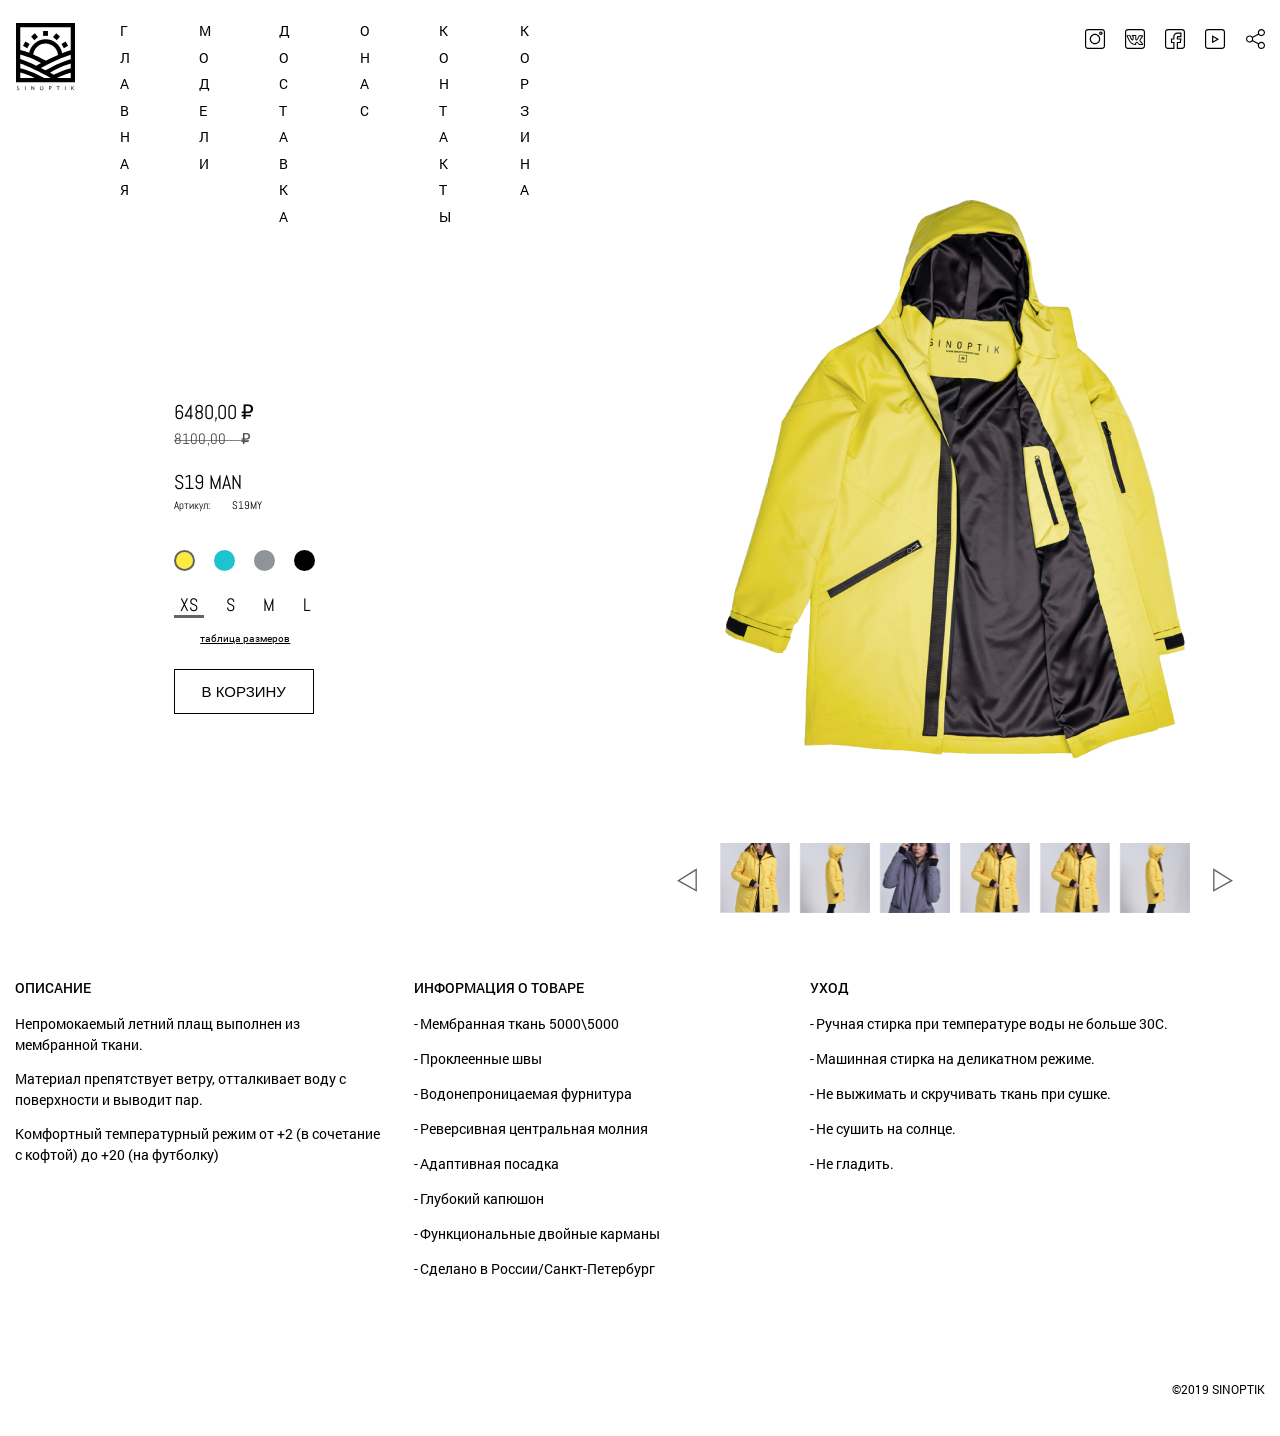
<file: src/app/index.html>
<!DOCTYPE html>
<html>
<head lang="en">
    <meta charset="utf-8">
    <meta http-equiv="X-UA-Compatible" content="IE=edge">
    <meta name="viewport" content="width=device-width, initial-scale=1, maximum-scale=1, user-scalable=no">
    <meta name="google" value="notranslate">
    <meta name="theme-color" content="#ffffff">
    <title> </title>
    <meta name="description" content="">
    <meta name="keywords" content="">
    <link href="css/style.css" rel="stylesheet">
    <link href="css/animated-slider-css.css" rel="stylesheet">
    <link href="css/grid-same-column.min.css" rel="stylesheet">
    <link href="css/owl.carousel.min.css" rel="stylesheet">
    <link href="css/animate.css" rel="stylesheet">
    <link href="css/FontAwesoome/css/font-awesome.min.css" rel="stylesheet">
</head>
<body>
    <div class="wrap wrap-page-models">
        <div class="content">
            <header class="header">
                <div class="container">
                    <div class="header__wrapper">
                        <div class="header__wrapper-logo-menu">
                            <div class="logo-company header__logo"></div>
                            <div class="header__menu">
                                <div class="row-6-col-mar-10 ">
                                    <a href="#" class="col-flex header__menu-item">
                                        <p><b class="header__menu-item-span">главная</b></p>
                                    </a>
                                    <a href="#" class="col-flex header__menu-item">
                                        <p><b class="header__menu-item-span">модели</b></p>
                                    </a>
                                    <a href="#" class="col-flex header__menu-item">
                                        <p><b class="header__menu-item-span">доставка</b></p>
                                    </a>
                                    <a href="#" class="col-flex header__menu-item">
                                        <p><b class="header__menu-item-span">о нас</b></p>
                                    </a>
                                    <a href="#" class="col-flex header__menu-item">
                                        <p><b class="header__menu-item-span">контакты</b></p>
                                    </a>
                                    <a href="#" class="col-flex header__menu-item">
                                        <p><b class="header__menu-item-span">корзина</b></p>
                                    </a>
                                </div>
                            </div>
                        </div>

                        <div class="header__social-networks social-networks">

                            <a href="#" style="background-image: url('img/instagram.svg')" class="social-networks__item"></a>

                            <a href="#" style="background-image: url('img/vk.svg')" class="social-networks__item"></a>

                            <a href="#" style="background-image: url('img/facebook.svg')" class="social-networks__item"></a>

                            <a href="#" style="background-image: url('img/youtube.svg')" class="social-networks__item"></a>

                            <a href="#" style="background-image: url('img/share_button.svg')" class="social-networks__item"></a>


                        </div>

                    </div>
                </div>
            </header>
            <section class="section-separate-model">
                <div class="container">
                    <div class="wrapper-separate-model">
                        <div class="model-options">
                            <div class="model-options__price">
                                <p class="model-options__new-price">6480,00<span>₽</span></p>
                                <p class="model-options__old-price">8100,00<span>₽</span></p>
                            </div>

                            <div class="model-options__nomenclature">
                                <p class="model-options__name-goods">S19 MAN</p>
                                <p class="model-options__article">Артикул: <span>S19MY</span></p>
                            </div>

                            <div class="model-slider-pagers">
                                <li style="background-color: #FEEB3F;" class="model-slider-pagers__item active-item" data-href="zero"></li>
                                <li style="background-color: #20C3CD;" class="model-slider-pagers__item" data-href="three"></li>
                                <li style="background-color: #91939A;" class="model-slider-pagers__item" data-href="five"></li>
                                <li style="background-color: #000000;" class="model-slider-pagers__item" data-href="seven"></li>
                            </div>

                            <div class="model-slider-size">
                                <div class="model-slider-size__item active-item" >XS</div>
                                <div class="model-slider-size__item">S</div>
                                <div class="model-slider-size__item">M</div>
                                <div class="model-slider-size__item">L</div>
                            </div>

                            <div class="wrapper-size-chart">
                                <p>таблица размеров</p>
                            </div>

                            <button class="model-options__button button ">В корзину</button>



                        </div>

                        <div class="wrapper-model-slider-img">
                            <div class="owl-carousel-models">
                                <div class="model-slider-item active-item" data-href="zero">
                                    <div style="background-image: url('./img/slider-img1.png')" class="model-slider-item__img">

                                    </div>
                                </div>
                                <div class="model-slider-item" data-href="three">
                                    <div style="background-image: url('./img/slider-img2.png')" class="model-slider-item__img">

                                    </div>
                                </div>
                                <div class="model-slider-item" data-href="five">
                                    <div style="background-image: url('./img/slider-img3.png')" class="model-slider-item__img">

                                    </div>
                                </div>
                                <div class="model-slider-item" data-href="seven">
                                    <div style="background-image: url('./img/slider-img1.png')" class="model-slider-item__img"></div>
                                </div>
                            </div>
                            <div class="wrapper-owl-carousel-models-img">
                                <div class="owl-carousel">
                                    <div style="background-image: url('./img/fancy1.jpg')" class="models-img-slider-item"></div>
                                    <div style="background-image: url('./img/fancy2.png')" class="models-img-slider-item"></div>
                                    <div style="background-image: url('./img/fancy3.png')" class="models-img-slider-item"></div>
                                    <div style="background-image: url('./img/fancy1.jpg')" class="models-img-slider-item"></div>

                                    <div style="background-image: url('./img/fancy1.jpg')" class="models-img-slider-item"></div>
                                    <div style="background-image: url('./img/fancy2.png')" class="models-img-slider-item"></div>
                                    <div style="background-image: url('./img/fancy3.png')" class="models-img-slider-item"></div>
                                    <div style="background-image: url('./img/fancy1.jpg')" class="models-img-slider-item"></div>

                                </div>
                            </div>



                        </div>
                    </div>

                </div>
            </section>
            <section class="section-model-description">
                <div class="container">
                    <div class="model-description">
                        <div class="col-flex model-description__item">
                            <h2 class="h2_title">Описание</h2>
                            <p>
                                Непромокаемый летний плащ выполнен из мембранной ткани.
                            </p>
                            <p>
                                Материал препятствует ветру, отталкивает воду с поверхности и выводит пар.
                            </p>
                            <p>
                                Комфортный температурный режим от +2 (в сочетание с кофтой) до +20 (на футболку)
                            </p>
                        </div>

                        <div class="col-flex model-description__item">
                            <h2 class="h2_title">ИНФОРМАЦИЯ О ТОВАРЕ</h2>
                            <ul class="">
                                <li>Мембранная ткань 5000\5000</li>
                                <li>Проклеенные швы </li>
                                <li>Водонепроницаемая фурнитура</li>
                                <li>Реверсивная центральная молния</li>
                                <li>Адаптивная посадка</li>
                                <li>Глубокий капюшон</li>
                                <li>Функциональные двойные карманы</li>
                                <li>Сделано в России/Санкт-Петербург</li>
                            </ul>
                        </div>
                        <div class="col-flex model-description__item">
                            <h2 class="h2_title">УХОД</h2>
                            <ul>
                                <li>Ручная стирка при температуре воды не больше 30С.</li>
                                <li>Машинная стирка на деликатном режиме.</li>
                                <li>Не выжимать и скручивать ткань при сушке.</li>
                                <li>Не сушить на солнце.</li>
                                <li>Не гладить.</li>
                            </ul>
                        </div>
                    </div>
                </div>
            </section>

            <div class="container-models-modal">
                <div class="wrapper-models-modal">
                    <div class="wrapper-models-modal__container container">
                        <div class="wrapper-models-modal__header">
                            <div class="logo-company header__logo"></div>
                            <div class="social-networks wrapper-models-modal__social">

                                <a href="#" style="background-image: url('img/instagram.svg')" class="social-networks__item"></a>

                                <a href="#" style="background-image: url('img/vk.svg')" class="social-networks__item"></a>

                                <a href="#" style="background-image: url('img/facebook.svg')" class="social-networks__item"></a>

                                <a href="#" style="background-image: url('img/youtube.svg')" class="social-networks__item"></a>

                                <a href="#" style="background-image: url('img/share_button.svg')" class="social-networks__item"></a>


                            </div>
                        </div>

                        
                        <div class="wrapper-models-modal__body slider-models-fancy">
                            <div class="wrapper-models-modal__name-model-close">
                                <p class="wrapper-models-modal__model-name">S19 woman</p>
                                <div class="wrapper-models-modal__close"></div>
                            </div>

                            <div class="owl-carousel">

                            </div>
                        </div>



                    </div>

                </div>
                <div class="lean_overlay"></div>
            </div>

            <div class="container-size-modal">
                <div class="wrapper-models-modal ">
                    <div class="wrapper-models-modal__container">
                        <div class="wrapper-models-modal__body size-models-modal">
                            <div class="size-models-modal__name-model-close">
                                <p class="wrapper-models-modal__model-name">S19 woman</p>
                                <div class="wrapper-models-modal__close"></div>
                            </div>

                            <div class="user-data">
                                <div class="user-data__label">
                                    <p>Введите некоторые данные о себе:</p>
                                    <p>РЕКОМЕНДУЕМЫЙ РАЗМЕР :<span>M</span></p>
                                </div>
                                <form class="models-modal-form page-form" action="#">
                                    <div class="row-4-col-mar-10">
                                        <div class="col-flex models-modal-form__item">
                                            <input type="text" placeholder="Ваш рост...">
                                            <p>см</p>
                                        </div>
                                        <div class="col-flex models-modal-form__item">
                                            <input type="text" placeholder="Ваш вес...">
                                            <p>см</p>
                                        </div>
                                        <div class="col-flex models-modal-form__item">
                                            <input type="text" placeholder="Объем груди...">
                                            <p>см</p>
                                        </div>
                                        <div class="col-flex models-modal-form__item">
                                            <input type="text" placeholder="Объем талии...">
                                            <p>см</p>
                                        </div>
                                    </div>
                                </form>

                            </div>

                            <div class="wrapper-sizes-individual-parts">

                                <div class="wrapper-model-sizes">
                                    <h2 class="wrapper-model-sizes__title">Размерная сетка:</h2>
                                    <div class="wrapper-model-sizes__item">
                                        <p class="wrapper-model-sizes__size">XS</p>
                                        <p class="wrapper-model-sizes__sizes-parts">A - Ширина под проймой - 56</p>
                                        <p class="wrapper-model-sizes__sizes-parts">B - Длина по центру от спины до низа - 91</p>
                                        <p class="wrapper-model-sizes__sizes-parts">C - Длина рукава - 57</p>
                                    </div>

                                    <div class="wrapper-model-sizes__item">
                                        <p class="wrapper-model-sizes__size">S</p>
                                        <p class="wrapper-model-sizes__sizes-parts">A - Ширина под проймой - 58/p>
                                        <p class="wrapper-model-sizes__sizes-parts">B - Длина по центру от спины до низа - 91</p>
                                        <p class="wrapper-model-sizes__sizes-parts">C - Длина рукава - 58</p>
                                    </div>

                                    <div class="wrapper-model-sizes__item">
                                        <p class="wrapper-model-sizes__size">M</p>
                                        <p class="wrapper-model-sizes__sizes-parts">A - Ширина под проймой - 60/p>
                                        <p class="wrapper-model-sizes__sizes-parts">B - Длина по центру от спины до низа - 91</p>
                                        <p class="wrapper-model-sizes__sizes-parts">C - Длина рукава - 59</p>
                                    </div>

                                    <div class="wrapper-model-sizes__item">
                                        <p class="wrapper-model-sizes__size">L</p>
                                        <p class="wrapper-model-sizes__sizes-parts">A - Ширина под проймой - 62/p>
                                        <p class="wrapper-model-sizes__sizes-parts">B - Длина по центру от спины до низа - 91</p>
                                        <p class="wrapper-model-sizes__sizes-parts">C - Длина рукава - 60</p>
                                    </div>

                                </div>
                                <div class="wrapper-model-img">
                                    <div class="wrapper-model-img__img">
                                        <img src="./img/s19_picture.png" alt="">
                                    </div>
                                </div>

                            </div>
                        </div>

                    </div>
                </div>
                <div class="lean_overlay"></div>
            </div>



        </div>



        <footer class="footer">
            <div class="container">
                <p class="footer__year">©2019  SINOPTIK</p>
            </div>

        </footer>
    </div>


    <script src="js/jquery-3.1.1.min.js"></script>
    <script src="js/app.js"></script>
    <script src="js/jquery.cssslider.js"></script>
    <script src="js/jquery.touchSwipe.js"></script>
    <script src="js/owl.carousel.min.js"></script>

    <script>
        $(document).ready(function () {

            /*Открываю модальное окно*/
            function open_modal() {
                $('.container-models-modal').show();
                $("body").css("overflow-y", "hidden");
            }

            function close_open() {
                $('.container-models-modal,.container-size-modal').hide();
                $("body").css("overflow-y", "auto");
            }

            /*Закрыть окно*/
            $('.wrapper-models-modal__close').on('click', function () {
                close_open();

            });

            /*Вызов слайдера для моделей на основной странице*/


            // $('.owl-carousel-models').owlCarousel({
            //     items: 1,
            //     loop: false,
            //     nav: true,
            //     center: true,
            //     margin: 10,
            //     callbacks: true,
            //     URLhashListener: true,
            //     startPosition: 'URLHash',
            //     animateIn: 'fadeIn',
            //     onInitialized: function () {
            //         owl_carousel_img()
            //     }


            // });

            /*Выбор цвета одежды по клику на пейджеры*/




            /*Делаю активный слайдер пейджера а так же меняю слайд одежды по цвету*/

            $('.model-slider-pagers .model-slider-pagers__item').on('click', function () {
                var data = $(this).attr('data-href');
                console.log(data);
                // $('.owl-carousel-models .owl-next').click();
                $('.owl-carousel-models .model-slider-item').hide();
                $('.owl-carousel-models .model-slider-item[data-href="'+data+'"]').fadeIn(600);

                if (!$(this).hasClass('active-item')) {
                    $(this).addClass('active-item');
                    $(this).siblings('.model-slider-pagers .model-slider-pagers__item').removeClass('active-item');
                }
            });

            var lenth = $('.model-slider-item').length;
            console.log(lenth);

            $(".model-slider-item").swipe({
                swipeLeft:function(event, direction, distance, duration, fingerCount) {
                    var data = $(this).attr('data-href');
                    var index = $(this).index();



                    if($(this).index()<lenth-1){
                        $('.model-slider-pagers .model-slider-pagers__item').removeClass('active-item');
                        $('.model-slider-pagers .model-slider-pagers__item[data-href="'+data+'"]').next('.model-slider-pagers__item').addClass('active-item');
                        $(this).hide();
                        $('.model-slider-item').eq(index+1).fadeIn(600)
                    }
                },

                swipeRight:function(event, direction, distance, duration, fingerCount) {
                    var data = $(this).attr('data-href');
                    var index = $(this).index();


                    if($(this).index()>0){

                        $('.model-slider-pagers .model-slider-pagers__item').removeClass('active-item');
                        $('.model-slider-pagers .model-slider-pagers__item[data-href="'+data+'"]').prev('.model-slider-pagers__item').addClass('active-item');

                        $(this).hide();
                        $('.model-slider-item').eq(index-1).fadeIn(600)
                    }
                }
            });



            /*Делаю активный размер*/


            $('.model-slider-size .model-slider-size__item').on('click', function () {
                if (!$(this).hasClass('active-item')) {
                    $(this).addClass('active-item');
                    $(this).siblings('.model-slider-size .model-slider-size__item').removeClass('active-item');
                }
            });

            /*Вызов слайдера для моделей меняются картинки*/
            function owl_carousel_img() {
                let $owl = $('.wrapper-owl-carousel-models-img .owl-carousel').owlCarousel({
                    items: 6,
                    loop: false,
                    // center: true,
                    margin: 10,
                    nav: true,
                    navText: ['', ''],
                    onInitialized: function () {

                    }
                });


            }
            owl_carousel_img();

            /*По клику на пейджер вызываю слайдер фэнси*/
            let massive_imj = [];

            $('.wrapper-owl-carousel-models-img .models-img-slider-item').on('click', function () {
                let img_src = $(this).attr('style');
                let index = $(this).parent().index();
                /*для слайдера в модалке в массив записываю дивы с пейджеров основного сайта*/
                $('.wrapper-owl-carousel-models-img .models-img-slider-item').each(function () {
                    let elem = $(this);
                    massive_imj.push(elem)
                });

                obj1 = {
                    param1:{
                        param1_1: 33,
                        param1_2: 35
                    },
                    param2:2
                };

                obj2 = obj1;

                obj2.param1 = 3;

                obj1 = {param1:1 , param2:2};
                obj2 = {param1:3 , param2:2};


                /*элементы массива добавляю вслайдер модалки*/
                $.each(massive_imj, function(i,item){
                    $('.slider-models-fancy .owl-carousel').append(item.clone())
                })
                // massive_imj.forEach(function (item, i, massive_imj) {
                //     $('.slider-models-fancy .owl-carousel').append(...item)
                // });
                $('.slider-models-fancy .models-img-slider-item').unbind('click');
                setTimeout(owl_carousel_img_fancy(index), 500);
                open_modal();
            });


            /*Функция для вызова слайдера в модалке*/

            function owl_carousel_img_fancy(index) {
                $('.slider-models-fancy .owl-carousel').owlCarousel({
                    items: 1,
                    loop: true,
                    margin: 0,
                    nav: true,
                    dots: true,
                    navText: ['', ''],
                    startPosition: index,
                    onInitialized: function () {
                        setTimeout(page_fancy_width, 500)
                        // page_fancy_width()
                    }


                });
            }

            /*В слайдере модалки формирую для него блок с пейджерами и стрелками*/
            function page_fancy_width() {
                let width = $('.slider-models-fancy .owl-dots').outerWidth();
                $('.slider-models-fancy .owl-nav').css('width', width + 70)
            }

            /*Модальное окно для размеров*/
            $('.wrapper-size-chart').on('click',function () {
                $('.container-size-modal').show();
                $("body").css("overflow-y", "hidden");
            });






        });
    </script>

</body>
</html>
</file>
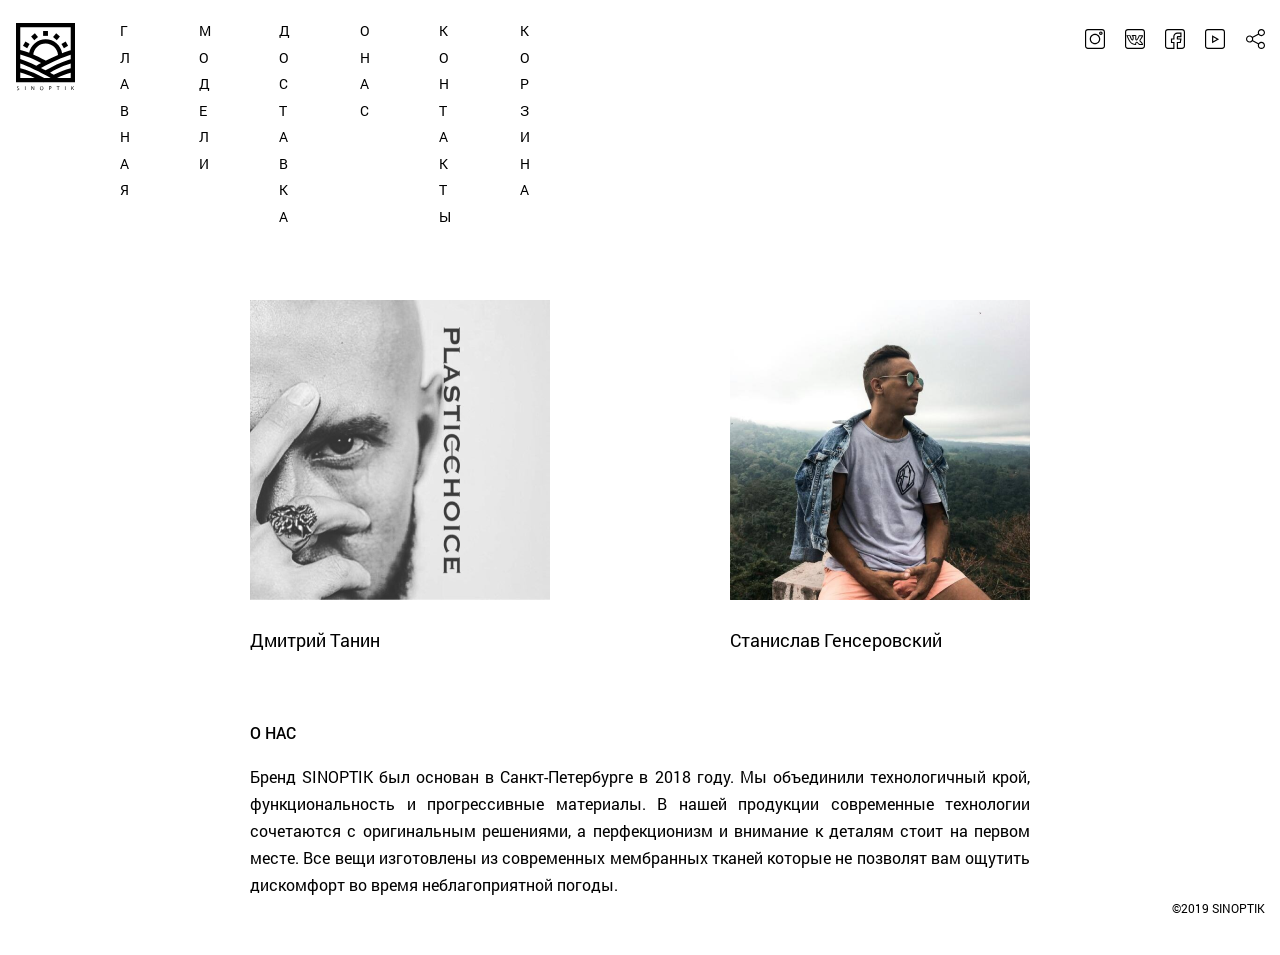
<file: src/app/AboutUs.html>
<!DOCTYPE html>
<html>
<head lang="en">
    <meta charset="utf-8">
    <meta http-equiv="X-UA-Compatible" content="IE=edge">
    <meta name="viewport" content="width=device-width, initial-scale=1, maximum-scale=1, user-scalable=no">
    <meta name="google" value="notranslate">
    <meta name="theme-color" content="#ffffff">
    <title> </title>
    <meta name="description" content="">
    <meta name="keywords" content="">
    <link href="css/style.css" rel="stylesheet">
    <link href="css/animated-slider-css.css" rel="stylesheet">
    <link href="css/grid-same-column.min.css" rel="stylesheet">
    <link href="css/FontAwesoome/css/font-awesome.min.css" rel="stylesheet">
</head>
<body>
    <div class="wrap wrap-page-models">
        <div class="content">
            <header class="header">
                <div class="container">
                    <div class="header__wrapper">
                        <div class="header__wrapper-logo-menu">
                            <div class="logo-company header__logo"></div>
                            <div class="header__menu">
                                <div class="row-6-col-mar-10 ">
                                    <a href="#" class="col-flex header__menu-item">
                                        <p><b class="header__menu-item-span">главная</b></p>
                                    </a>
                                    <a href="#" class="col-flex header__menu-item">
                                        <p><b class="header__menu-item-span">модели</b></p>
                                    </a>
                                    <a href="#" class="col-flex header__menu-item">
                                        <p><b class="header__menu-item-span">доставка</b></p>
                                    </a>
                                    <a href="#" class="col-flex header__menu-item">
                                        <p><b class="header__menu-item-span">о нас</b></p>
                                    </a>
                                    <a href="#" class="col-flex header__menu-item">
                                        <p><b class="header__menu-item-span">контакты</b></p>
                                    </a>
                                    <a href="#" class="col-flex header__menu-item">
                                        <p><b class="header__menu-item-span">корзина</b></p>
                                    </a>
                                </div>
                            </div>
                        </div>

                        <div class="header__social-networks social-networks">

                            <a href="#" style="background-image: url('img/instagram.svg')" class="social-networks__item"></a>

                            <a href="#" style="background-image: url('img/vk.svg')" class="social-networks__item"></a>

                            <a href="#" style="background-image: url('img/facebook.svg')" class="social-networks__item"></a>

                            <a href="#" style="background-image: url('img/youtube.svg')" class="social-networks__item"></a>

                            <a href="#" style="background-image: url('img/share_button.svg')" class="social-networks__item"></a>


                        </div>

                    </div>
                </div>
            </header>
            <section class="section-about-us">
                <div class="container-small">

                    <div class="wrapper-participants">

                        <div class="wrapper-participants__item">
                            <div style="background-image: url('./img/participants2.png')" class="wrapper-participants__img"></div>
                            <div class="wrapper-participants__name">Дмитрий Танин</div>
                        </div>

                        <div class="wrapper-participants__item">
                            <div style="background-image: url('./img/participants.png')" class="wrapper-participants__img"></div>
                            <div class="wrapper-participants__name">Станислав Генсеровский</div>
                        </div>

                    </div>
                    <div class="about-us-description">

                        <h2 class="h2_title">О нас</h2>
                        <div class="about-us-description__wrapper">
                            <p>
                                Бренд SINOPTIK был основан в Санкт-Петербурге в 2018 году.
                                Мы объединили технологичный крой, функциональность и прогрессивные материалы.
                                В нашей продукции современные технологии сочетаются с оригинальным решениями, а
                                перфекционизм и внимание к деталям стоит на первом месте.

                                Все вещи изготовлены из современных мембранных тканей которые не позволят вам ощутить
                                дискомфорт во время неблагоприятной погоды.
                            </p>
                        </div>

                    </div>
                </div>



            </section>
        </div>



        <footer class="footer">
            <div class="container">
                <p class="footer__year">©2019  SINOPTIK</p>
            </div>

        </footer>
    </div>


    <script src="js/jquery-3.1.1.min.js"></script>
    <script src="js/app.js"></script>
    <script src="js/jquery.cssslider.js"></script>
    <script src="js/jquery.touchSwipe.js"></script>

    <script>
        $(document).ready(function() {



        });
    </script>

</body>
</html>
</file>
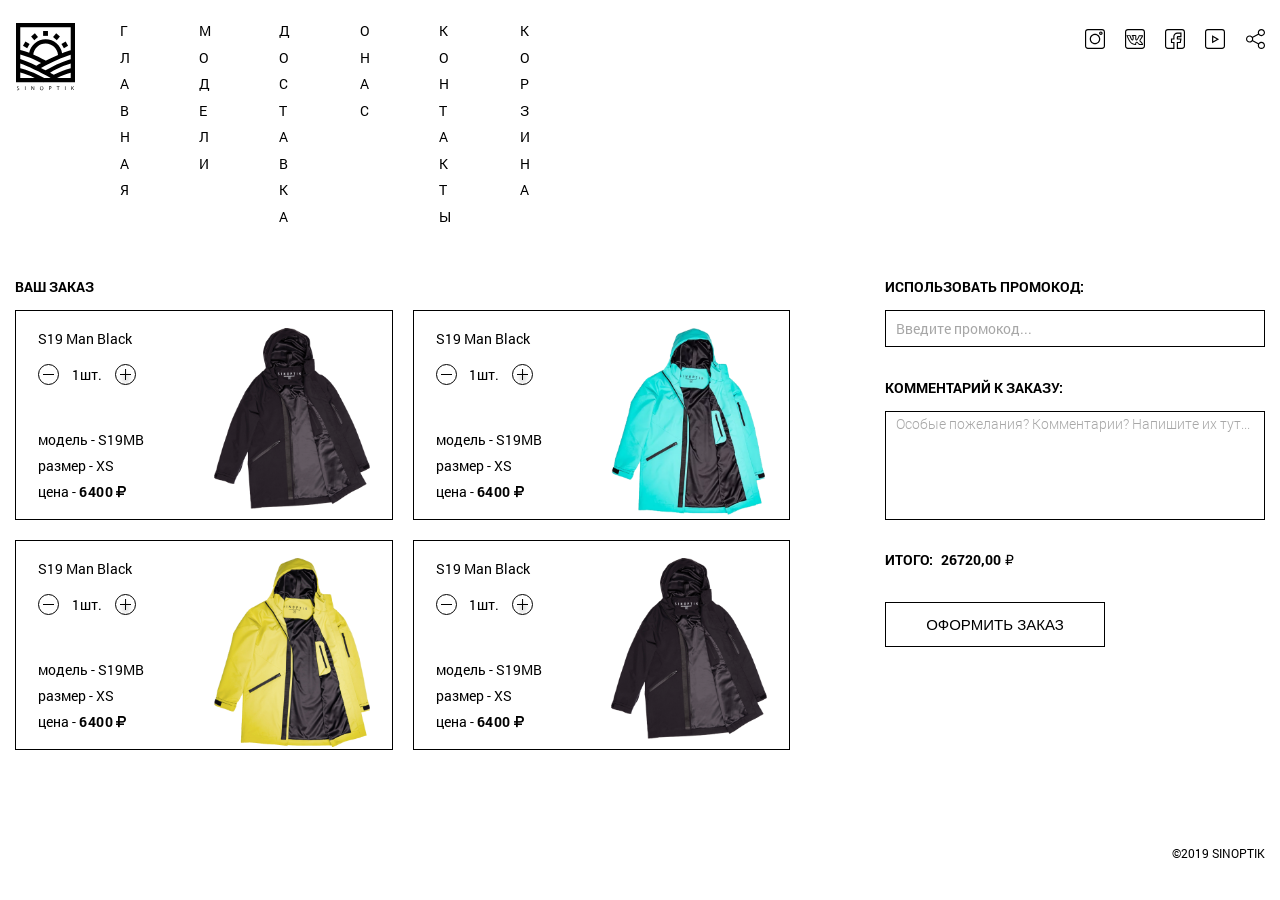
<file: src/app/basket.html>
<!DOCTYPE html>
<html>
<head lang="en">
    <meta charset="utf-8">
    <meta http-equiv="X-UA-Compatible" content="IE=edge">
    <meta name="viewport" content="width=device-width, initial-scale=1, maximum-scale=1, user-scalable=no">
    <meta name="google" value="notranslate">
    <meta name="theme-color" content="#ffffff">
    <title> </title>
    <meta name="description" content="">
    <meta name="keywords" content="">
    <link href="css/style.css" rel="stylesheet">
    <link href="css/animated-slider-css.css" rel="stylesheet">
    <link href="css/grid-same-column.min.css" rel="stylesheet">
    <link href="css/FontAwesoome/css/font-awesome.min.css" rel="stylesheet">
</head>
<body>
    <div class="wrap wrap-page-models">
        <div class="content">
            <header class="header">
                <div class="container">
                    <div class="header__wrapper">
                        <div class="header__wrapper-logo-menu">
                            <div class="logo-company header__logo"></div>
                            <div class="header__menu">
                                <div class="row-6-col-mar-10 ">
                                    <a href="#" class="col-flex header__menu-item">
                                        <p><b class="header__menu-item-span">главная</b></p>
                                    </a>
                                    <a href="#" class="col-flex header__menu-item">
                                        <p><b class="header__menu-item-span">модели</b></p>
                                    </a>
                                    <a href="#" class="col-flex header__menu-item">
                                        <p><b class="header__menu-item-span">доставка</b></p>
                                    </a>
                                    <a href="#" class="col-flex header__menu-item">
                                        <p><b class="header__menu-item-span">о нас</b></p>
                                    </a>
                                    <a href="#" class="col-flex header__menu-item">
                                        <p><b class="header__menu-item-span">контакты</b></p>
                                    </a>
                                    <a href="#" class="col-flex header__menu-item">
                                        <p><b class="header__menu-item-span">корзина</b></p>
                                    </a>
                                </div>
                            </div>
                        </div>

                        <div class="header__social-networks social-networks">

                            <a href="#" style="background-image: url('img/instagram.svg')" class="social-networks__item"></a>

                            <a href="#" style="background-image: url('img/vk.svg')" class="social-networks__item"></a>

                            <a href="#" style="background-image: url('img/facebook.svg')" class="social-networks__item"></a>

                            <a href="#" style="background-image: url('img/youtube.svg')" class="social-networks__item"></a>

                            <a href="#" style="background-image: url('img/share_button.svg')" class="social-networks__item"></a>


                        </div>

                    </div>
                </div>
            </header>
            <section class="section-cart-product">
                <div class="container">
                    <div class="wrapper-your-order">
                        <div class="wrapper-goods-in-order">
                            <p class="h2-title-mar mar-bottom-13">Ваш заказ</p>

                            <div class=" row-2-col-mar-10 mar-bottom">
                                <div class="col-flex good-in-order">

                                    <div class="good-in-order__container">

                                        <div class="wrapper-product-information">
                                            <p class="good-in-order__model-name">S19 Man Black</p>
                                            <div class="good-in-order__wrap-amount-good">
                                                <div class="good-in-order__choose-amount choose-amount-plus">
                                                    <img src="./img/Rectangle%202.1.svg" alt="">
                                                </div>
                                                <p class="good-in-order__amount-good"><span>1</span>шт.</p>
                                                <div class="good-in-order__choose-amount choose-amount-minus">
                                                    <img src="./img/plus.svg" alt="">
                                                </div>
                                            </div>
                                            <div class="good-in-order__options">
                                                <p class="good-in-order__options-item">модель - <span>S19MB</span></p>
                                                <p class="good-in-order__options-item">размер - <span>XS</span></p>
                                                <p class="good-in-order__options-item good-in-order__options-item-prise">цена - <span>6400</span>
                                                    <i class="fa fa-rub" aria-hidden="true"></i></p>
                                            </div>

                                        </div>

                                        <div class="wrapper-product-img">
                                            <div class="good-in-order__img">
                                                <img src="./img/slider-img2.png" alt="">
                                            </div>
                                        </div>



                                    </div>

                                </div>
                                <div class="col-flex good-in-order">

                                <div class="good-in-order__container">

                                    <div class="wrapper-product-information">
                                        <p class="good-in-order__model-name">S19 Man Black</p>
                                        <div class="good-in-order__wrap-amount-good">
                                            <div class="good-in-order__choose-amount choose-amount-plus">
                                                <img src="./img/Rectangle%202.1.svg" alt="">
                                            </div>
                                            <p class="good-in-order__amount-good"><span>1</span>шт.</p>
                                            <div class="good-in-order__choose-amount choose-amount-minus">
                                                <img src="./img/plus.svg" alt="">
                                            </div>
                                        </div>
                                        <div class="good-in-order__options">
                                            <p class="good-in-order__options-item">модель - <span>S19MB</span></p>
                                            <p class="good-in-order__options-item">размер - <span>XS</span></p>
                                            <p class="good-in-order__options-item good-in-order__options-item-prise">цена - <span>6400</span>
                                                <i class="fa fa-rub" aria-hidden="true"></i></p>
                                        </div>

                                    </div>

                                    <div class="wrapper-product-img">
                                        <div class="good-in-order__img">
                                            <img src="./img/slider-img3.png" alt="">
                                        </div>
                                    </div>



                                </div>

                            </div>
                                <div class="col-flex good-in-order">

                                    <div class="good-in-order__container">

                                        <div class="wrapper-product-information">
                                            <p class="good-in-order__model-name">S19 Man Black</p>
                                            <div class="good-in-order__wrap-amount-good">
                                                <div class="good-in-order__choose-amount choose-amount-plus">
                                                    <img src="./img/Rectangle%202.1.svg" alt="">
                                                </div>
                                                <p class="good-in-order__amount-good"><span>1</span>шт.</p>
                                                <div class="good-in-order__choose-amount choose-amount-minus">
                                                    <img src="./img/plus.svg" alt="">
                                                </div>
                                            </div>
                                            <div class="good-in-order__options">
                                                <p class="good-in-order__options-item">модель - <span>S19MB</span></p>
                                                <p class="good-in-order__options-item">размер - <span>XS</span></p>
                                                <p class="good-in-order__options-item good-in-order__options-item-prise">цена - <span>6400</span>
                                                    <i class="fa fa-rub" aria-hidden="true"></i></p>
                                            </div>

                                        </div>

                                        <div class="wrapper-product-img">
                                            <div class="good-in-order__img">
                                                <img src="./img/slider-img1.png" alt="">
                                            </div>
                                        </div>



                                    </div>

                                </div>
                                <div class="col-flex good-in-order">

                                    <div class="good-in-order__container">

                                        <div class="wrapper-product-information">
                                            <p class="good-in-order__model-name">S19 Man Black</p>
                                            <div class="good-in-order__wrap-amount-good">
                                                <div class="good-in-order__choose-amount choose-amount-plus">
                                                    <img src="./img/Rectangle%202.1.svg" alt="">
                                                </div>
                                                <p class="good-in-order__amount-good"><span>1</span>шт.</p>
                                                <div class="good-in-order__choose-amount choose-amount-minus">
                                                    <img src="./img/plus.svg" alt="">
                                                </div>
                                            </div>
                                            <div class="good-in-order__options">
                                                <p class="good-in-order__options-item">модель - <span>S19MB</span></p>
                                                <p class="good-in-order__options-item">размер - <span>XS</span></p>
                                                <p class="good-in-order__options-item good-in-order__options-item-prise">цена - <span>6400</span>
                                                    <i class="fa fa-rub" aria-hidden="true"></i></p>
                                            </div>

                                        </div>

                                        <div class="wrapper-product-img">
                                            <div class="good-in-order__img">
                                                <img src="./img/slider-img2.png" alt="">
                                            </div>
                                        </div>



                                    </div>

                                </div>
                            </div>
                        </div>


                        <div class="cart-product-checkout">
                            <form class="product-checkout-form page-form" action="">
                                <p class="h2-title-mar mar-bottom-13">Использовать ПРОМОКОД:</p>
                                <input name="" placeholder="Введите промокод..." type="text">


                                <div class="wrapper-comment-order">
                                    <p class="h2-title-mar mar-bottom-13">Комментарий к заказу:</p>
                                    <textarea placeholder="Особые пожелания? Комментарии? Напишите их тут..." name=""></textarea>
                                </div>



                                <div class="wrapper-total-amount">
                                    <p class="h2-title-mar mar-bottom-13">ИТОГО: <span>26720,00</span> ₽ </p>

                                </div>
                                <button class="checkout-button button">ОФОРМИТЬ ЗАКАЗ</button>



                            </form>
                        </div>

                    </div>

                </div>



            </section>
        </div>



        <footer class="footer">
            <div class="container">
                <p class="footer__year">©2019  SINOPTIK</p>
            </div>

        </footer>
    </div>


    <script src="js/jquery-3.1.1.min.js"></script>
    <script src="js/app.js"></script>
    <script src="js/jquery.cssslider.js"></script>
    <script src="js/jquery.touchSwipe.js"></script>

    <script>
        $(document).ready(function() {



        });
    </script>

</body>
</html>
</file>
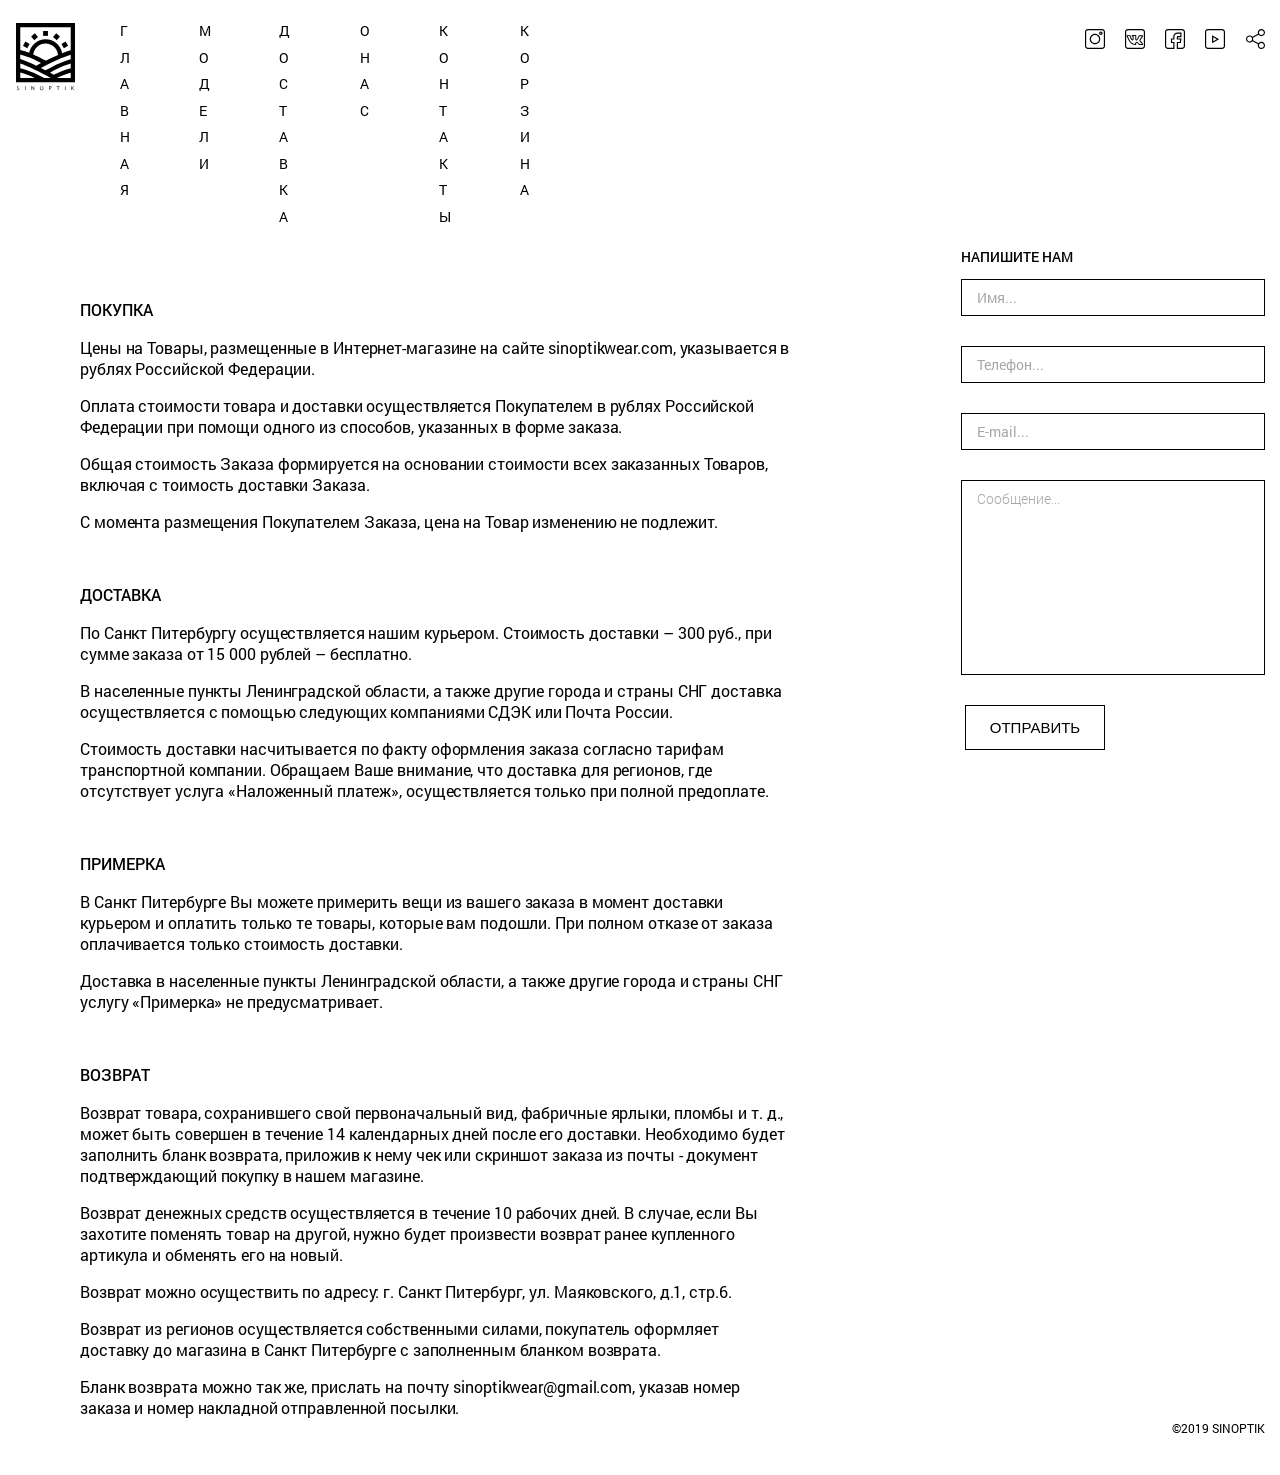
<file: src/app/delivery.html>
<!DOCTYPE html>
<html>
<head lang="en">
    <meta charset="utf-8">
    <meta http-equiv="X-UA-Compatible" content="IE=edge">
    <meta name="viewport" content="width=device-width, initial-scale=1, maximum-scale=1, user-scalable=no">
    <meta name="google" value="notranslate">
    <meta name="theme-color" content="#ffffff">
    <title> </title>
    <meta name="description" content="">
    <meta name="keywords" content="">
    <link href="css/style.css" rel="stylesheet">
    <link href="css/animated-slider-css.css" rel="stylesheet">
    <link href="css/grid-same-column.min.css" rel="stylesheet">
    <link href="css/FontAwesoome/css/font-awesome.min.css" rel="stylesheet">
</head>
<body>
    <div class="wrap wrap-page-models">
        <div class="content">
            <header class="header">
                <div class="container">
                    <div class="header__wrapper">
                        <div class="header__wrapper-logo-menu">
                            <div class="logo-company header__logo"></div>
                            <div class="header__menu">
                                <div class="row-6-col-mar-10 ">
                                    <a href="#" class="col-flex header__menu-item">
                                        <p><b class="header__menu-item-span">главная</b></p>
                                    </a>
                                    <a href="#" class="col-flex header__menu-item">
                                        <p><b class="header__menu-item-span">модели</b></p>
                                    </a>
                                    <a href="#" class="col-flex header__menu-item">
                                        <p><b class="header__menu-item-span">доставка</b></p>
                                    </a>
                                    <a href="#" class="col-flex header__menu-item">
                                        <p><b class="header__menu-item-span">о нас</b></p>
                                    </a>
                                    <a href="#" class="col-flex header__menu-item">
                                        <p><b class="header__menu-item-span">контакты</b></p>
                                    </a>
                                    <a href="#" class="col-flex header__menu-item">
                                        <p><b class="header__menu-item-span">корзина</b></p>
                                    </a>
                                </div>
                            </div>
                        </div>

                        <div class="header__social-networks social-networks">

                            <a href="#" style="background-image: url('img/instagram.svg')" class="social-networks__item"></a>

                            <a href="#" style="background-image: url('img/vk.svg')" class="social-networks__item"></a>

                            <a href="#" style="background-image: url('img/facebook.svg')" class="social-networks__item"></a>

                            <a href="#" style="background-image: url('img/youtube.svg')" class="social-networks__item"></a>

                            <a href="#" style="background-image: url('img/share_button.svg')" class="social-networks__item"></a>


                        </div>

                    </div>
                </div>
            </header>
            <section class="section-delivery">
                <div class="container">
                    <div class="wrappery-delivery-description">
                        <div class="delivery-description-item">
                            <h2 class="h2_title">Покупка</h2>
                            <p>Цены на Товары, размещенные в Интернет-магазине на сайте sinoptikwear.com, указывается в
                                рублях Российской Федерации.</p>
                            <p>Оплата стоимости товара и доставки осуществляется Покупателем в рублях Российской
                                Федерации при помощи одного из способов, указанных в форме заказа.</p>
                            <p>Общая стоимость Заказа формируется на основании стоимости всех заказанных Товаров,
                                включая с тоимость доставки Заказа.</p>
                            <p>С момента размещения Покупателем Заказа, цена на Товар изменению не подлежит.</p>
                        </div>

                        <div class="delivery-description-item">
                            <h2 class="h2_title">Доставка</h2>
                            <p>По Санкт Питербургу осуществляется нашим курьером. Стоимость доставки – 300 руб., при
                                сумме заказа от 15 000 рублей – бесплатно.</p>
                            <p>В населенные пункты Ленинградской области, а также другие города и страны СНГ доставка
                                осуществляется с помощью следующих компаниями СДЭК или Почта России. </p>
                            <p>Стоимость доставки насчитывается по факту оформления заказа согласно тарифам транспортной
                                компании. Обращаем Ваше внимание, что доставка для регионов, где отсутствует услуга
                                «Наложенный платеж», осуществляется только при полной предоплате.</p>
                        </div>

                        <div class="delivery-description-item">
                            <h2 class="h2_title">Примерка</h2>
                            <p>
                                В Санкт Питербурге Вы можете примерить вещи из вашего заказа в момент доставки курьером
                                и оплатить только те товары, которые вам подошли. При полном отказе от заказа
                                оплачивается только стоимость доставки.
                            </p>
                            <p>Доставка в населенные пункты Ленинградской области, а также другие города и страны СНГ
                                услугу «Примерка» не предусматривает.</p>
                        </div>

                        <div class="delivery-description-item">
                            <h2 class="h2_title">Возврат</h2>
                            <p>
                                Возврат товара, сохранившего свой первоначальный вид, фабричные ярлыки, пломбы и т. д.,
                                может быть совершен в течение 14 календарных дней после его доставки. Необходимо будет
                                заполнить бланк возврата, приложив к нему чек или скриншот заказа из почты - документ
                                подтверждающий покупку в нашем магазине.
                            </p>
                            <p>
                                Возврат денежных средств осуществляется в течение 10 рабочих дней. В случае, если Вы
                                захотите поменять товар на другой, нужно будет произвести возврат ранее купленного
                                артикула и обменять его на новый.
                            </p>
                            <p>
                                Возврат можно осуществить по адресу: г. Санкт Питербург, ул. Маяковского, д.1, стр.6.
                            </p>
                            <p>
                                Возврат из регионов осуществляется собственными силами, покупатель оформляет доставку до
                                магазина в Санкт Питербурге с заполненным бланком возврата.
                            </p>
                            <p>
                                Бланк возврата можно так же, прислать на почту sinoptikwear@gmail.com, указав номер
                                заказа и номер накладной отправленной посылки.
                            </p>
                        </div>



                    </div>
                    <div class="wrapper-delivery-form">
                        <form class="page-form delivery-form" action="">
                            <p class="form-title">Напишите нам</p>
                            <input placeholder="Имя..." type="text" name="">
                            <input placeholder="Телефон..." type="text" name="">
                            <input placeholder="E-mail..." type="text" name="">

                            <textarea placeholder="Сообщение..."></textarea>

                            <button class="button">Отправить</button>

                        </form>
                    </div>


                </div>



            </section>
        </div>



        <footer class="footer">
            <div class="container">
                <p class="footer__year">©2019  SINOPTIK</p>
            </div>

        </footer>
    </div>


    <script src="js/jquery-3.1.1.min.js"></script>
    <script src="js/app.js"></script>
    <script src="js/jquery.cssslider.js"></script>
    <script src="js/jquery.touchSwipe.js"></script>

    <script>
        $(document).ready(function() {



        });
    </script>

</body>
</html>
</file>
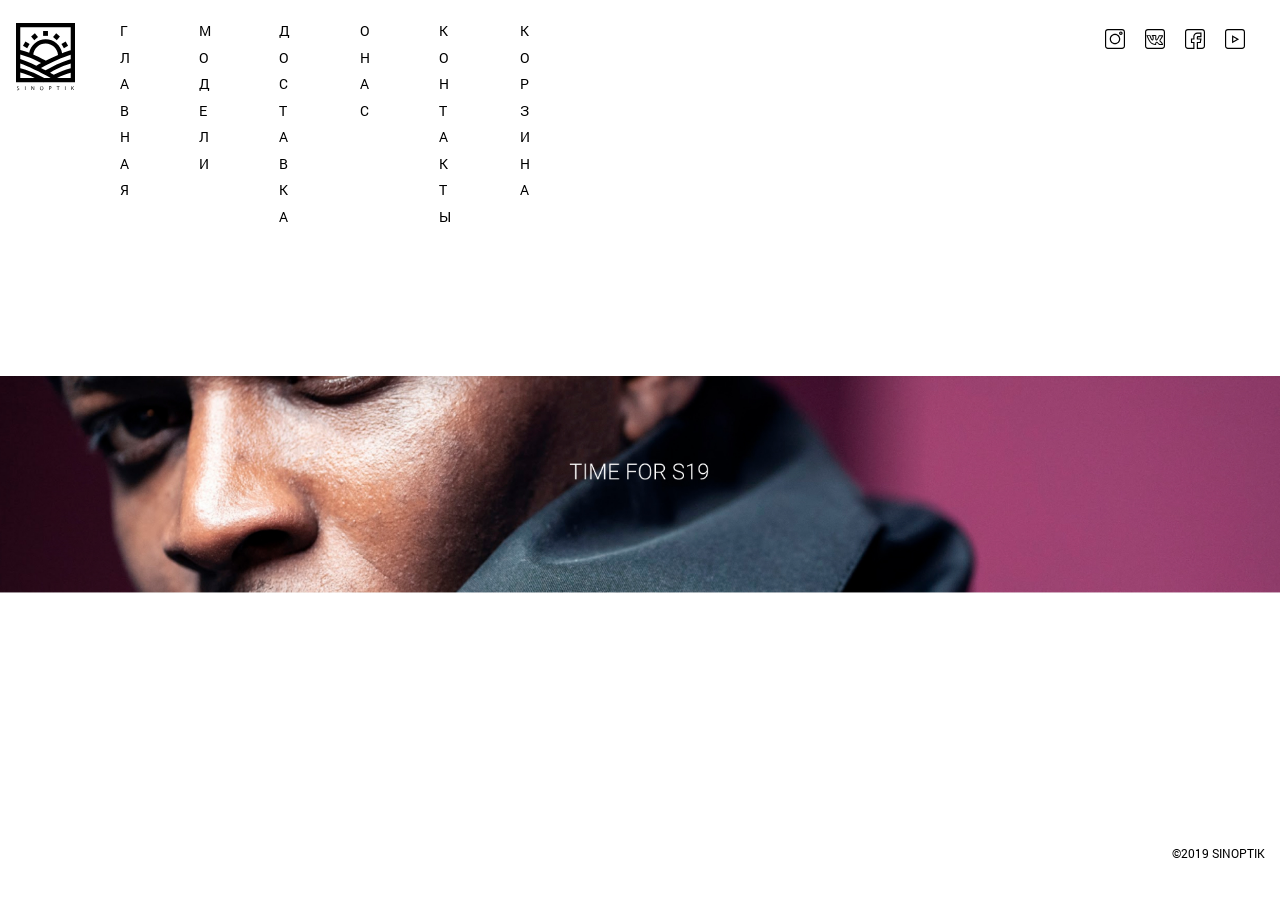
<file: src/app/home.html>
<!DOCTYPE html>
<html>
<head lang="en">
    <meta charset="utf-8">
    <meta http-equiv="X-UA-Compatible" content="IE=edge">
    <meta name="viewport" content="width=device-width, initial-scale=1, maximum-scale=1, user-scalable=no">
    <meta name="google" value="notranslate">
    <meta name="theme-color" content="#ffffff">
    <title> </title>
    <meta name="description" content="">
    <meta name="keywords" content="">
    <link href="css/style.css" rel="stylesheet">
    <link href="css/grid-same-column.min.css" rel="stylesheet">
    <link rel="stylesheet" href="css/media.css">
    <link href="css/FontAwesoome/css/font-awesome.min.css" rel="stylesheet">
</head>
<body>
    <div class="wrap">
        <div class="content">
            <header class="header">
                <div class="container">
                    <div class="header__wrapper">
                        <div class="header__wrapper-logo-menu">
                            <div class="logo-company header__logo"></div>
                            <div class="header__menu">
                                <div class="row-6-col-mar-10 ">
                                    <a href="#" class="col-flex header__menu-item">
                                        <p><b class="header__menu-item-span">главная</b></p>
                                    </a>
                                    <a href="#" class="col-flex header__menu-item">
                                        <p><b class="header__menu-item-span">модели</b></p>
                                    </a>
                                    <a href="#" class="col-flex header__menu-item">
                                        <p><b class="header__menu-item-span">доставка</b></p>
                                    </a>
                                    <a href="#" class="col-flex header__menu-item">
                                        <p><b class="header__menu-item-span">о нас</b></p>
                                    </a>
                                    <a href="#" class="col-flex header__menu-item">
                                        <p><b class="header__menu-item-span">контакты</b></p>
                                    </a>
                                    <a href="#" class="col-flex header__menu-item">
                                        <p><b class="header__menu-item-span">корзина</b></p>
                                    </a>
                                </div>
                            </div>
                        </div>

                        <div class="header__social-networks social-networks">

                            <a href="#" style="background-image: url('img/instagram.svg')" class="social-networks__item"></a>

                            <a href="#" style="background-image: url('img/vk.svg')" class="social-networks__item"></a>

                            <a href="#" style="background-image: url('img/facebook.svg')" class="social-networks__item"></a>

                            <a href="#" style="background-image: url('img/youtube.svg')" class="social-networks__item"></a>

                            <a href="#" style="background-image: url('img/share_button.svg')" class="social-networks"></a>


                        </div>

                    </div>
                </div>
            </header>
            <section class="section-page-banner">
                <div class="home-page-video"></div>

            </section>
        </div>

        <footer class="footer">
            <div class="container">
                <p class="footer__year">©2019  SINOPTIK</p>
            </div>

        </footer>
    </div>



    <script src="js/jquery-3.1.1.min.js"></script>
    <script src="js/app.js"></script>

    <script>
        $(document).ready(function() {











        });
    </script>

</body>
</html>
</file>
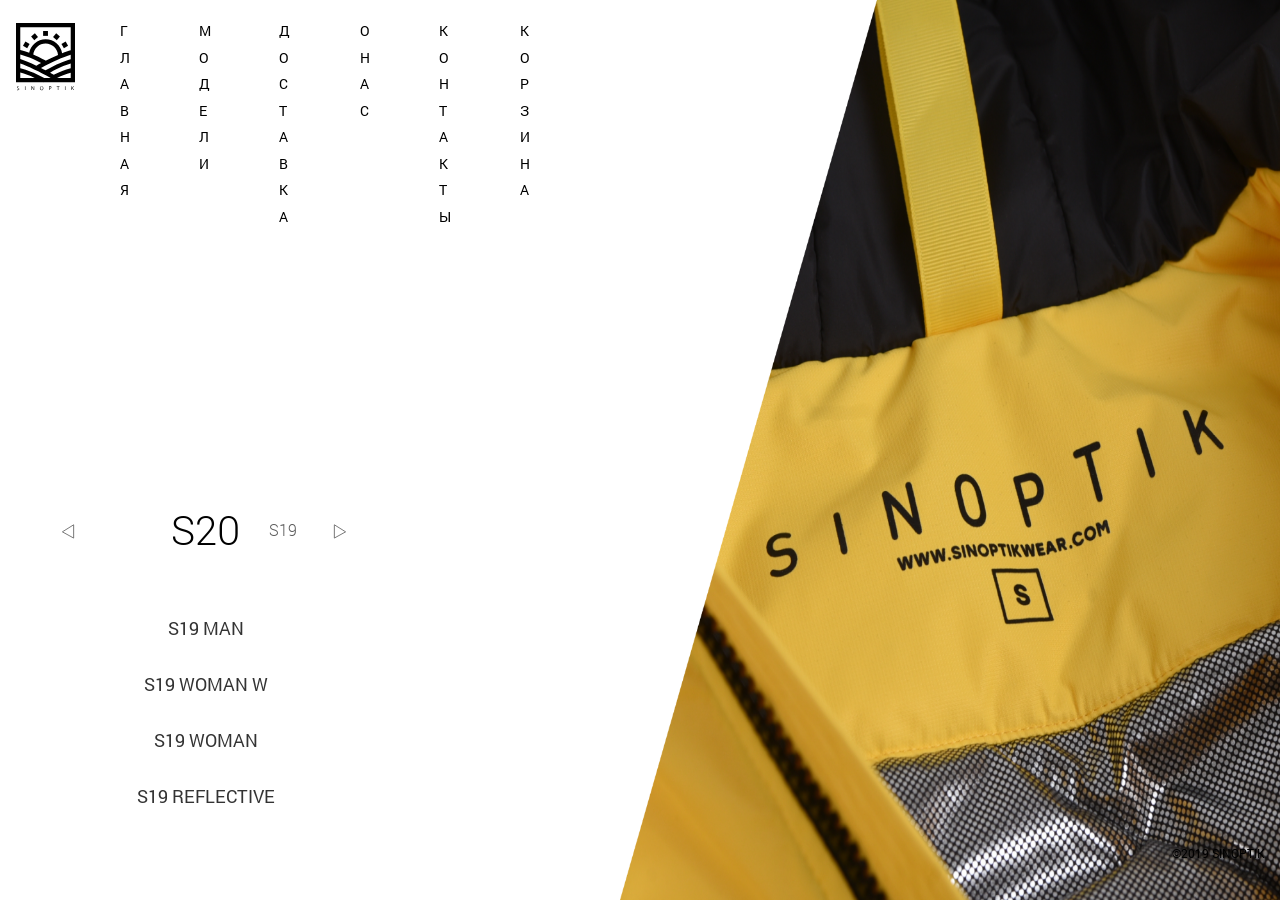
<file: src/app/Models.html>
<!DOCTYPE html>
<html>
<head lang="en">
    <meta charset="utf-8">
    <meta http-equiv="X-UA-Compatible" content="IE=edge">
    <meta name="viewport" content="width=device-width, initial-scale=1, maximum-scale=1, user-scalable=no">
    <meta name="google" value="notranslate">
    <meta name="theme-color" content="#ffffff">
    <title> </title>
    <meta name="description" content="">
    <meta name="keywords" content="">
    <link href="css/style.css" rel="stylesheet">
    <link href="css/animated-slider-css.css" rel="stylesheet">
    <link href="css/grid-same-column.min.css" rel="stylesheet">
    <link href="css/FontAwesoome/css/font-awesome.min.css" rel="stylesheet">
</head>
<body>
    <div class="wrap wrap-page-models">
        <div class="content">
            <header class="header">
                <div class="container">
                    <div class="header__wrapper">
                        <div class="header__wrapper-logo-menu">
                            <div class="logo-company header__logo"></div>
                            <div class="header__menu">
                                <div class="row-6-col-mar-10 ">
                                    <a href="#" class="col-flex header__menu-item">
                                        <p><b class="header__menu-item-span">главная</b></p>
                                    </a>
                                    <a href="#" class="col-flex header__menu-item">
                                        <p><b class="header__menu-item-span">модели</b></p>
                                    </a>
                                    <a href="#" class="col-flex header__menu-item">
                                        <p><b class="header__menu-item-span">доставка</b></p>
                                    </a>
                                    <a href="#" class="col-flex header__menu-item">
                                        <p><b class="header__menu-item-span">о нас</b></p>
                                    </a>
                                    <a href="#" class="col-flex header__menu-item">
                                        <p><b class="header__menu-item-span">контакты</b></p>
                                    </a>
                                    <a href="#" class="col-flex header__menu-item">
                                        <p><b class="header__menu-item-span">корзина</b></p>
                                    </a>
                                </div>
                            </div>
                        </div>

                        <div class="header__social-networks social-networks">

                            <a href="#" style="background-image: url('img/instagram.svg')" class="social-networks__item"></a>

                            <a href="#" style="background-image: url('img/vk.svg')" class="social-networks__item"></a>

                            <a href="#" style="background-image: url('img/facebook.svg')" class="social-networks__item"></a>

                            <a href="#" style="background-image: url('img/youtube.svg')" class="social-networks__item"></a>

                            <a href="#" style="background-image: url('img/share_button.svg')" class="social-networks__item"></a>


                        </div>

                    </div>
                </div>
            </header>
            <section class="section-model-slider">
                <div class="container">
                    <div class="wrapper-model-slider choose_slider_items">

                        <ul id="model-slider" class="model-slider">

                            <li class="">


                                <div class="model-slider__wpapper">
                                    <div class="model-slider__title">
                                        <p>S19</p>
                                    </div>

                                    <div class="model-slider__list">

                                        <div class="model-slider__list_item"><p>S19 man</p></div>
                                        <div class="model-slider__list_item"><p>s19 woman W</p></div>
                                        <div class="model-slider__list_item"><p>s19 woman</p></div>
                                        <div class="model-slider__list_item"><p>s19 reflective</p></div>


                                    </div>
                                </div>
                            </li>

                            <li class="">
                                <div class="model-slider__wpapper">
                                    <div class="model-slider__title">
                                        <p>S20</p>
                                    </div>

                                    <div class="model-slider__list">

                                        <div data-model="s19_man" class="model-slider__list_item"><p>S19 man</p></div>
                                        <div data-model="s19_woman" class="model-slider__list_item"><p>s19 woman W</p></div>
                                        <div data-model="s19_woman_2" class="model-slider__list_item"><p>s19 woman</p></div>
                                        <div data-model="s19_reflective" class="model-slider__list_item"><p>s19 reflective</p></div>

                                    </div>
                                </div>
                            </li>

                            <!--<li class="">-->
                                <!--<div class="model-slider__wpapper">-->
                                    <!--<div class="model-slider__title">-->
                                        <!--<p>S21</p>-->
                                    <!--</div>-->

                                    <!--<div class="model-slider__list">-->

                                        <!--<div class="model-slider__list_item"><p>S19 man</p></div>-->
                                        <!--<div class="model-slider__list_item"><p>s19 woman W</p></div>-->
                                        <!--<div class="model-slider__list_item"><p>s19 woman</p></div>-->
                                        <!--<div class="model-slider__list_item"><p>s19 reflective</p></div>-->


                                    <!--</div>-->
                                <!--</div>-->
                            <!--</li>-->

                            <!--<li class="">-->
                                <!--<div class="model-slider__wpapper">-->
                                    <!--<div class="model-slider__title">-->
                                        <!--<p>S22</p>-->
                                    <!--</div>-->

                                    <!--<div class="model-slider__list">-->

                                        <!--<div class="model-slider__list_item"><p>S19 man</p></div>-->
                                        <!--<div class="model-slider__list_item"><p>s19 woman W</p></div>-->
                                        <!--<div class="model-slider__list_item"><p>s19 woman</p></div>-->
                                        <!--<div class="model-slider__list_item"><p>s19 reflective</p></div>-->


                                    <!--</div>-->
                                <!--</div>-->
                            <!--</li>-->

                            <!--<li class="">-->
                                <!--<div class="model-slider__wpapper">-->
                                    <!--<div class="model-slider__title">-->
                                        <!--<p>S23</p>-->
                                    <!--</div>-->

                                    <!--<div class="model-slider__list">-->

                                        <!--<div class="model-slider__list_item"><p>S19 man</p></div>-->
                                        <!--<div class="model-slider__list_item"><p>s19 woman W</p></div>-->
                                        <!--<div class="model-slider__list_item"><p>s19 woman</p></div>-->
                                        <!--<div class="model-slider__list_item"><p>s19 reflective</p></div>-->
                                    <!--</div>-->
                                <!--</div>-->
                            <!--</li>-->

                            
                        </ul>

                        <!--Кнопки управления-->

                        <div style="background-image: url('img/ArrowLeft.svg')" id="btn_next1" class="model-slider__arrow model-slider__arrow-left"></div>
                        <div style="background-image: url('img/ArrowRight.svg')" id="btn_prev1" class="model-slider__arrow model-slider__arrow-right"></div>

                    </div>
           </div>


            </section>
        </div>


        <div class="wrapper-slider-man">
            <div data-model="s19_man" style="background-image: url('./img/s19_man.png')" class="model-slider-man"></div>
            <div data-model="s19_woman" style="background-image: url('./img/s19_woman.png')" class="model-slider-man"></div>
            <div data-model="s19_woman_2" style="background-image: url('./img/s19_woman 2.png')" class="model-slider-man"></div>
            <div data-model="s19_reflective" style="background-image: url('./img/s19_reflective.png')" class="model-slider-man"></div>
        </div>


        <div style="" class="model-page"></div>



        <footer class="footer">
            <div class="container">
                <p class="footer__year">©2019  SINOPTIK</p>
            </div>

        </footer>
    </div>


    <script src="js/jquery-3.1.1.min.js"></script>
    <script src="js/app.js"></script>
    <script src="js/jquery.cssslider.js"></script>
    <script src="js/jquery.touchSwipe.js"></script>

    <script>
        $(document).ready(function() {



        });
    </script>

</body>
</html>
</file>
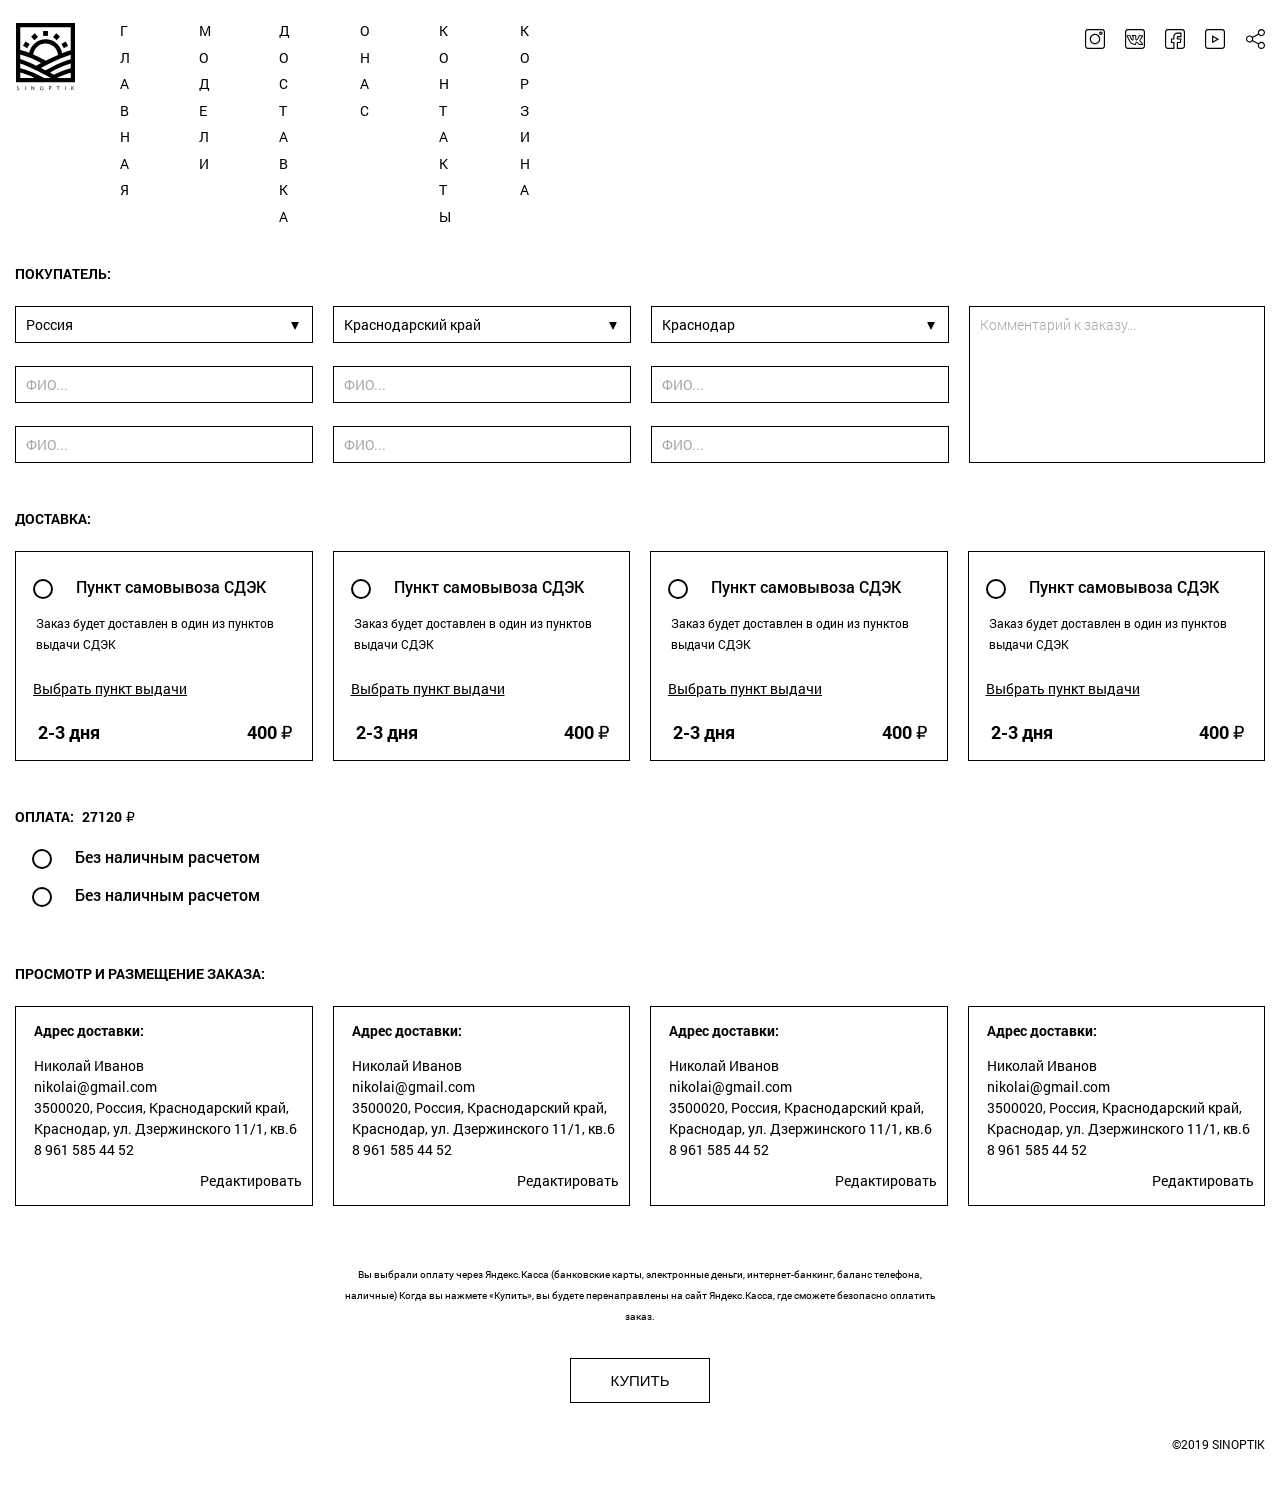
<file: src/app/purchase.html>
<!DOCTYPE html>
<html>
<head lang="en">
    <meta charset="utf-8">
    <meta http-equiv="X-UA-Compatible" content="IE=edge">
    <meta name="viewport" content="width=device-width, initial-scale=1, maximum-scale=1, user-scalable=no">
    <meta name="google" value="notranslate">
    <meta name="theme-color" content="#ffffff">
    <title> </title>
    <meta name="description" content="">
    <meta name="keywords" content="">
    <link href="css/style.css" rel="stylesheet">
    <link href="css/animated-slider-css.css" rel="stylesheet">
    <link href="css/grid-same-column.min.css" rel="stylesheet">
    <link rel="stylesheet" href="css/media.css">
    <link href="css/FontAwesoome/css/font-awesome.min.css" rel="stylesheet">
</head>
<body>
    <div class="wrap wrap-page-models">
        <div class="content">
            <header class="header">
                <div class="container">
                    <div class="header__wrapper">
                        <a href="#" style="background-image: url('img/share_button.svg')" class="social-networks__item media-social-network"></a>
                        <div class="header__wrapper-logo-menu">

                            <div class="logo-company header__logo"></div>
                            <div class="header__menu">
                               <div class="row-6-col-mar-10 ">
                                    <a href="#" class="col-flex header__menu-item">
                                        <p><b class="header__menu-item-span">главная</b></p>
                                    </a>
                                    <a href="#" class="col-flex header__menu-item">
                                        <p><b class="header__menu-item-span">модели</b></p>
                                    </a>
                                    <a href="#" class="col-flex header__menu-item">
                                        <p><b class="header__menu-item-span">доставка</b></p>
                                    </a>
                                    <a href="#" class="col-flex header__menu-item">
                                        <p><b class="header__menu-item-span">о нас</b></p>
                                    </a>
                                    <a href="#" class="col-flex header__menu-item">
                                        <p><b class="header__menu-item-span">контакты</b></p>
                                    </a>
                                    <a href="#" class="col-flex header__menu-item">
                                        <p><b class="header__menu-item-span">корзина</b></p>
                                    </a>
                                </div>
                            </div>
                        </div>
                        <div class="icon-media-menu"></div>
                        <div class="header__social-networks social-networks">


                            <a href="#" style="background-image: url('img/instagram.svg')" class="social-networks__item"></a>

                            <a href="#" style="background-image: url('img/vk.svg')" class="social-networks__item"></a>

                            <a href="#" style="background-image: url('img/facebook.svg')" class="social-networks__item"></a>

                            <a href="#" style="background-image: url('img/youtube.svg')" class="social-networks__item"></a>

                            <a href="#" style="background-image: url('img/share_button.svg')" class="social-networks__item"></a>


                        </div>

                    </div>
                </div>
            </header>
            <section class="section-busket">
                <div class="container">
                    <div class="wrapper-busket-buyer page-form">
                        <p class="h2-title-mar mar-bottom-22">ПОКУПАТЕЛЬ:</p>
                        <div class="wrapper-buyer">
                            <div class="wrapper-buyer__search">
                                <div class="row-3-col-mar-10 mar-bottom row-1-col-md">
                                    <div class="col-flex wrapper-busket-buyer__item">
                                        <div class="wrapper-select"><!--контейнер самого селекта-->


                                            <div class="wrapper-select__wrapper-input">
                                                <input class="wrapper-select__input" readonly="" value="Россия" type="text">
                                                <div class="wrapper-select__triangle-down"></div>
                                            </div>
                                            <ul class="wrapper-select__option"><!--раскрывающийся список-->
                                                <li>Москва</li>
                                                <li>Обниснк</li>
                                                <li>Астана</li>
                                                <li>Ленинск</li>
                                            </ul>
                                        </div>
                                    </div>

                                    <div class="col-flex wrapper-busket-buyer__item">
                                        <div class="wrapper-select"><!--контейнер самого селекта-->


                                            <div class="wrapper-select__wrapper-input">
                                                <input class="wrapper-select__input" readonly="" value="Краснодарский край" type="text">
                                                <div class="wrapper-select__triangle-down"></div>
                                            </div>
                                            <ul class="wrapper-select__option"><!--раскрывающийся список-->
                                                <li>Москва</li>
                                                <li>Обниснк</li>
                                                <li>Астана</li>
                                                <li>Ленинск</li>
                                            </ul>
                                        </div>
                                    </div>

                                    <div class="col-flex wrapper-busket-buyer__item">
                                        <div class="wrapper-select"><!--контейнер самого селекта-->


                                            <div class="wrapper-select__wrapper-input">
                                                <input class="wrapper-select__input" readonly="" value="Краснодар" type="text">
                                                <div class="wrapper-select__triangle-down"></div>
                                            </div>
                                            <ul class="wrapper-select__option"><!--раскрывающийся список-->
                                                <li>Москва</li>
                                                <li>Обниснк</li>
                                                <li>Астана</li>
                                                <li>Ленинск</li>
                                            </ul>
                                        </div>
                                    </div>
                                </div>

                                <div class="row-3-col-mar-10 mar-bottom row-1-col-md">
                                    <div class="col-flex wrapper-busket-buyer__item">
                                        <input name="" placeholder="ФИО..." type="text">
                                    </div>

                                    <div class="col-flex wrapper-busket-buyer__item">
                                        <input name="" placeholder="ФИО..." type="text">
                                    </div>

                                    <div class="col-flex wrapper-busket-buyer__item">
                                        <input name="" placeholder="ФИО..." type="text">
                                    </div>
                                </div>

                                <div class="row-3-col-mar-10 mar-bottom row-1-col-md">
                                    <div class="col-flex wrapper-busket-buyer__item">
                                        <input name="" placeholder="ФИО..." type="text">
                                    </div>

                                    <div class="col-flex wrapper-busket-buyer__item">
                                        <input name="" placeholder="ФИО..." type="text">
                                    </div>

                                    <div class="col-flex wrapper-busket-buyer__item">
                                        <input name="" placeholder="ФИО..." type="text">
                                    </div>
                                </div>

                            </div>

                            <div class="wrapper-buyer__comment wrapper-busket-buyer__item">
                                <textarea placeholder="Комментарий к заказу..." name=""></textarea>
                            </div>
                        </div>






                        <!--<div class="row-4-col-mar-10 mar-bottom row-2-col-md row-1-col-sm">-->





                            <!--<div class="col-flex wrapper-busket-buyer__item">-->
                                <!--<div class="wrapper-select">&lt;!&ndash;контейнер самого селекта&ndash;&gt;-->

                                    <!---->
                                    <!--<div class="wrapper-select__wrapper-input">-->
                                        <!--<input class="wrapper-select__input" readonly="" value="Россия" type="text">-->
                                        <!--<div class="wrapper-select__triangle-down"></div>-->
                                    <!--</div>-->
                                    <!--<ul class="wrapper-select__option">&lt;!&ndash;раскрывающийся список&ndash;&gt;-->
                                        <!--<li>Москва</li>-->
                                        <!--<li>Обниснк</li>-->
                                        <!--<li>Астана</li>-->
                                        <!--<li>Ленинск</li>-->
                                    <!--</ul>-->
                                <!--</div>-->
                                <!--<input name="" placeholder="ФИО..." type="text">-->
                                <!--<input name="" placeholder="Город..." type="text">-->
                            <!--</div>-->

                            <!--<div class="col-flex wrapper-busket-buyer__item">-->
                                <!--<div class="wrapper-select">&lt;!&ndash;контейнер самого селекта&ndash;&gt;-->


                                    <!--<div class="wrapper-select__wrapper-input">-->
                                        <!--<input class="wrapper-select__input" readonly="" value="Краснодарский край" type="text">-->
                                        <!--<div class="wrapper-select__triangle-down"></div>-->
                                    <!--</div>-->
                                    <!--<ul class="wrapper-select__option">&lt;!&ndash;раскрывающийся список&ndash;&gt;-->
                                        <!--<li>Москва</li>-->
                                        <!--<li>Обниснк</li>-->
                                        <!--<li>Астана</li>-->
                                        <!--<li>Ленинск</li>-->
                                    <!--</ul>-->
                                <!--</div>-->
                                <!--<input name="" placeholder="ФИО..." type="text">-->
                                <!--<input name="" placeholder="Город..." type="text">-->
                            <!--</div>-->

                            <!--<div class="col-flex wrapper-busket-buyer__item">-->
                                <!--<div class="wrapper-select">&lt;!&ndash;контейнер самого селекта&ndash;&gt;-->


                                    <!--<div class="wrapper-select__wrapper-input">-->
                                        <!--<input class="wrapper-select__input" readonly="" value="Краснодар" type="text">-->
                                        <!--<div class="wrapper-select__triangle-down"></div>-->
                                    <!--</div>-->
                                    <!--<ul class="wrapper-select__option">&lt;!&ndash;раскрывающийся список&ndash;&gt;-->
                                        <!--<li>Москва</li>-->
                                        <!--<li>Обниснк</li>-->
                                        <!--<li>Астана</li>-->
                                        <!--<li>Ленинск</li>-->
                                    <!--</ul>-->
                                <!--</div>-->
                                <!--<input name="" placeholder="ФИО..." type="text">-->
                                <!--<input name="" placeholder="Город..." type="text">-->
                            <!--</div>-->

                            <!--<div class="col-flex wrapper-busket-buyer__item">-->
                                <!--<textarea placeholder="Комментарий к заказу..." name=""></textarea>-->
                            <!--</div>-->
                        <!--</div>-->
                    </div>

                    <div class="wrapper-busket-delivery">
                        <p class="h2-title-mar mar-bottom-22">ДОСТАВКА:</p>
                        <div class="row-4-col-mar-10 mar-bottom row-2-col-lg row-1-col-sm">
                            <div class="col-flex busket-delivery-item">
                                <div class="busket-delivery-item__type-delivery">
                                    <div class="checkbox">
                                        <input name="delivery" type="radio" id="checkbox_1">
                                        <label for="checkbox_1">Пункт самовывоза СДЭК</label>
                                    </div>
                                </div>
                                <div class="busket-delivery-item__mark">
                                    <p>
                                        Заказ будет доставлен в один из пунктов выдачи СДЭК
                                    </p>
                                </div>
                                <p class="busket-delivery-item__select-issue">Выбрать пункт выдачи</p>
                                <div class="wrapper-summary-data">
                                    <div class="time-delivery">
                                        <p>2-3 дня</p>

                                    </div>
                                    <div class="shipping-amount">
                                        <p><span>400</span> ₽ </p>
                                    </div>
                                </div>
                            </div>

                            <div class="col-flex busket-delivery-item">
                                <div class="busket-delivery-item__type-delivery">
                                    <div class="checkbox">
                                        <input name="delivery" type="radio" id="checkbox_2">
                                        <label  for="checkbox_2">Пункт самовывоза СДЭК</label>
                                    </div>
                                </div>
                                <div class="busket-delivery-item__mark">
                                    <p>
                                        Заказ будет доставлен в один из пунктов выдачи СДЭК
                                    </p>
                                </div>
                                <p class="busket-delivery-item__select-issue">Выбрать пункт выдачи</p>
                                <div class="wrapper-summary-data">
                                    <div class="time-delivery">
                                        <p>2-3 дня</p>

                                    </div>
                                    <div class="shipping-amount">
                                        <p><span>400</span> ₽ </p>
                                    </div>
                                </div>
                            </div>

                            <div class="col-flex busket-delivery-item">
                                <div class="busket-delivery-item__type-delivery">
                                    <div class="checkbox">
                                        <input name="delivery" type="radio" id="checkbox_3">
                                        <label for="checkbox_3">Пункт самовывоза СДЭК</label>
                                    </div>
                                </div>
                                <div class="busket-delivery-item__mark">
                                    <p>
                                        Заказ будет доставлен в один из пунктов выдачи СДЭК
                                    </p>
                                </div>
                                <p class="busket-delivery-item__select-issue">Выбрать пункт выдачи</p>
                                <div class="wrapper-summary-data">
                                    <div class="time-delivery">
                                        <p>2-3 дня</p>

                                    </div>
                                    <div class="shipping-amount">
                                        <p><span>400</span> ₽ </p>
                                    </div>
                                </div>
                            </div>

                            <div class="col-flex busket-delivery-item">
                                <div class="busket-delivery-item__type-delivery">
                                    <div class="checkbox">
                                        <input name="delivery" type="radio" id="checkbox_4">
                                        <label for="checkbox_4">Пункт самовывоза СДЭК</label>
                                    </div>
                                </div>
                                <div class="busket-delivery-item__mark">
                                    <p>
                                        Заказ будет доставлен в один из пунктов выдачи СДЭК
                                    </p>
                                </div>
                                <p class="busket-delivery-item__select-issue">Выбрать пункт выдачи</p>
                                <div class="wrapper-summary-data">
                                    <div class="time-delivery">
                                        <p>2-3 дня</p>

                                    </div>
                                    <div class="shipping-amount">
                                        <p><span>400</span> ₽ </p>
                                    </div>
                                </div>
                            </div>
                        </div>
                    </div>

                    <div class="wrapper-total-amount">
                        <p class="h2-title-mar">Оплата: <span>27120</span> ₽</p>
                    </div>

                    <div class="wrapper-type-payment">
                        <div class="checkbox">
                            <input name="type" type="radio" id="checkbox_5">
                            <label for="checkbox_5">Без наличным расчетом</label>
                        </div>

                        <div class="checkbox">
                            <input name="type" type="radio" id="checkbox_6">
                            <label for="checkbox_6">Без наличным расчетом</label>
                        </div>
                    </div>

                    <div class="wrapper-view-order">
                        <p class="h2-title-mar mar-bottom-22">Просмотр и размещение заказа:</p>
                        <div class="row-4-col-mar-10 mar-bottom row-2-col-lg row-1-col-sm">
                            <div class="col-flex view-order-item">
                                <p class="view-order-item__title">Адрес доставки:</p>
                                <div class="view-order-item__decryption">
                                    <p>Николай Иванов</p>
                                    <p>nikolai@gmail.com</p>
                                    <p>3500020, Россия, Краснодарский край,</p>
                                    <p>Краснодар, ул. Дзержинского 11/1, кв.6</p>
                                    <p>8 961 585 44 52</p>
                                </div>
                                <p class="edit-delivery-data">Редактировать</p>


                            </div>

                            <div class="col-flex view-order-item">
                                <p class="view-order-item__title">Адрес доставки:</p>
                                <div class="view-order-item__decryption">
                                    <p>Николай Иванов</p>
                                    <p>nikolai@gmail.com</p>
                                    <p>3500020, Россия, Краснодарский край,</p>
                                    <p>Краснодар, ул. Дзержинского 11/1, кв.6</p>
                                    <p>8 961 585 44 52</p>
                                </div>
                                <p class="edit-delivery-data">Редактировать</p>


                            </div>

                            <div class="col-flex view-order-item">
                                <p class="view-order-item__title">Адрес доставки:</p>
                                <div class="view-order-item__decryption">
                                    <p>Николай Иванов</p>
                                    <p>nikolai@gmail.com</p>
                                    <p>3500020, Россия, Краснодарский край,</p>
                                    <p>Краснодар, ул. Дзержинского 11/1, кв.6</p>
                                    <p>8 961 585 44 52</p>
                                </div>
                                <p class="edit-delivery-data">Редактировать</p>


                            </div>

                            <div class="col-flex view-order-item">
                                <p class="view-order-item__title">Адрес доставки:</p>
                                <div class="view-order-item__decryption">
                                    <p>Николай Иванов</p>
                                    <p>nikolai@gmail.com</p>
                                    <p>3500020, Россия, Краснодарский край,</p>
                                    <p>Краснодар, ул. Дзержинского 11/1, кв.6</p>
                                    <p>8 961 585 44 52</p>
                                </div>
                                <p class="edit-delivery-data">Редактировать</p>


                            </div>
                        </div>
                    </div>

                    <div class="wrapper-user-tagging">
                        <p>
                            Вы выбрали оплату через Яндекс.Касса (банковские карты, электронные деньги,
                            интернет-банкинг, баланс телефона, наличные)
                            Когда вы нажмете «Купить», вы будете перенаправлены на сайт Яндекс.Касса, где сможете
                            безопасно оплатить заказ.
                        </p>
                    </div>

                    <button class="button button-order-purchase">Купить</button>



                </div>



            </section>
        </div>



        <footer class="footer">
            <div class="container">
                <p class="footer__year">©2019  SINOPTIK</p>
            </div>

        </footer>
    </div>


    <script src="js/jquery-3.1.1.min.js"></script>
    <script src="js/app.js"></script>
    <script src="js/jquery.cssslider.js"></script>
    <script src="js/jquery.touchSwipe.js"></script>

    <script>
        $(document).ready(function() {

            /*Поле селект*/
            $('.wrapper-select__triangle-down, .wrapper-select').on('click',function(){


                $(this).find('.wrapper-select__option').slideToggle();
            });

            $('.wrapper-select__option li').on('click',function(){
                var val = $(this).text();
                $(this).parents('.wrapper-select').find('.wrapper-select__input').val(val);
                $(this).find('.wrapper-select__option').slideUp();

            });




        });
    </script>

</body>
</html>
</file>
<file: src/app/css/style.css>
@import url("fonts.css");
* {
  box-sizing: border-box;
  padding: 0;
  margin: 0;
}
html,
body {
  width: 100%;
  height: 100%;
}
body {
  position: relative;
  margin: 0;
  font-family: 'Roboto', sans-serif;
  color: #000000;
  cursor: default;
  font-weight: 300;
  font-size: 16px;
  line-height: 21px;
  background: #fff;
  height: 100%;
}
html {
  font-family: sans-serif;
  -ms-text-size-adjust: 100%;
  -webkit-text-size-adjust: 100%;
}
.wrap {
  width: 100%;
  overflow: hidden;
  position: relative;
  display: flex;
  flex-direction: column;
  min-height: 100%;
}
.content {
  flex: 1 0 auto;
}
.footer {
  flex: 0 0 auto;
}
section,
header,
footer {
  display: block;
  position: relative;
}
.container {
  zoom: 1;
  width: 100%;
  max-width: 1290px;
  margin: 0 auto;
  padding: 0 15px;
  position: relative;
}
a {
  display: block;
  color: #000;
  text-decoration: none;
  transition: all ease 0.3s;
  -webkit-transition: all ease 0.3s;
  background-color: transparent;
  -webkit-text-decoration-skip: objects;
}
a img {
  text-decoration: none;
}
a:focus,
a:hover,
a:link,
a:active {
  outline: none!important;
  text-decoration: none!important;
  outline-width: 0;
}
a:hover {
  text-decoration: none!important;
}
ul {
  margin: 0;
  padding: 0;
  list-style: none;
}
img {
  max-width: 100%;
  height: auto;
}
button {
  outline: none;
  text-decoration: none;
  border: none;
  transition: all ease 0.5s;
  -webkit-transition: all ease 0.5s;
}
button:focus {
  outline: none;
}
input {
  outline: none;
}
/*--------------МОДАЛЬНЫЕ ОКНА МЕДИА-МЕНЮ НА ВЕСЬ ЭКРАН-----------------*/
/*Модальное окно*/
.parent {
  width: 100%;
  height: 100%;
  position: fixed;
  top: 0;
  left: 0;
  /*display: flex;*/
  align-items: center;
  align-content: center;
  justify-content: center;
  overflow: auto;
  z-index: 1100;
  display: none;
}
.parent #block {
  position: relative;
  width: 80%;
  height: 50%;
  border: 1px solid #7b7a7a;
  background: #fff;
  box-shadow: 0 0 4px 0 #7b7a7a;
}
img {
  display: block;
  border: none;
}
#lean_overlay {
  position: fixed;
  z-index: 1000;
  top: 0;
  left: 0;
  height: 100%;
  width: 100%;
  background: rgba(0, 0, 0, 0.25);
}
.close-menu {
  position: absolute;
  width: 18px;
  height: 18px;
  right: -10px;
  top: -10px;
  font-size: 20px;
  background-position: center;
  background-repeat: no-repeat;
  background-size: contain;
  cursor: pointer;
  z-index: 10;
}
/*Главная старница*/
.header {
  padding-top: 23px;
}
.header__wrapper {
  display: flex;
  justify-content: space-between;
}
.header__wrapper-logo-menu {
  display: flex;
}
.header__menu {
  width: 460px;
  margin-left: 20px;
}
.header__menu-item {
  margin-top: -24px;
  padding-top: 24px;
  display: flex;
  justify-content: center;
  transition: all ease 0.6s;
}
.header__menu-item:hover {
  background-color: #000;
}
.header__menu-item:hover p {
  color: #fff;
}
.header__menu-item p {
  transition: all ease 0.8s;
  -webkit-transition: all ease 0.8s;
  font-weight: 300;
  font-size: 14px;
  line-height: 16px;
  text-transform: uppercase;
}
.header__menu-item p span {
  display: block;
  margin-bottom: 10.5px;
}
.header__menu-item p b {
  display: none;
  font-weight: 300;
  font-size: 14px;
  line-height: 16px;
  text-transform: uppercase;
  margin-bottom: 30px;
  letter-spacing: 4px;
}
.header__social-networks {
  padding-top: 6px;
}
.social-networks {
  display: flex;
}
.social-networks__item {
  width: 20px;
  height: 20px;
  background-size: contain;
  background-position: center;
  background-repeat: no-repeat;
}
.social-networks__item:not(:last-child) {
  margin-right: 20px;
}
.logo-company {
  width: 60px;
  height: 68.24px;
  background-position: center;
  background-repeat: no-repeat;
  background-size: contain;
  background-image: url("../img/logo.svg");
}
.section-page-banner {
  padding-top: 11%;
}
.section-page-banner .home-page-video {
  background-position: center;
  background-repeat: no-repeat;
  background-size: cover;
  max-height: 315px;
  background-image: url("../img/banner_home_1.jpg");
}
.section-page-banner .home-page-video:before {
  content: "";
  display: block;
  padding-top: 17%;
}
.footer {
  padding-bottom: 36px;
}
.footer__year {
  font-weight: 300;
  font-size: 12px;
  text-align: right;
}
/*Страница модели*/
/*слайдер*/
.wrapper-model-slider {
  position: relative;
  margin-top: 22.7%;
  width: 18%;
  margin-left: 78px;
}
ul#model-slider {
  /*Задаем ширину всему блоку, чтобы он был по середине и адаптивным*/
  width: 100%;
  position: relative;
  margin: 0 auto;
}
#model-slider li {
  /*Задаем ширину и другие св-ва отдельному слайдеру*/
  text-align: center;
  width: 100%;
  background-color: transparent;
  will-change: transform;
}
#model-slider li > div {
  /*Ширина контейнера с содержимым, чтобы не задавать padding*/
  width: 80%;
  margin: 0 auto;
}
#model-slider li:not(.current_item) div.model-slider__list {
  /*чтобы содержание неактивных слайдеров не было видно*/
  opacity: 0;
}
.model-slider__title p {
  font-size: 40px;
  font-weight: 200;
  text-transform: uppercase;
}
.model-slider__list {
  margin-top: 71px;
}
.model-slider__list_item {
  cursor: pointer;
  padding: 7px 5px;
}
.model-slider__list_item:not(:last-child) {
  margin-bottom: 21px;
}
.model-slider__list_item:hover {
  background-color: #000;
}
.model-slider__list_item:hover p {
  color: #fff;
}
.model-slider__list_item p {
  font-weight: 300;
  font-size: 18px;
  color: #333333;
  text-transform: uppercase;
}
/*Кнопки*/
.slider-btn {
  display: flex;
  align-items: center;
  justify-content: center;
  position: absolute;
  top: 50%;
  margin-top: -26px;
  width: 53px;
  height: 53px;
  border-radius: 50%;
  cursor: pointer;
  background: #246fc3;
}
.model-slider__arrow {
  position: absolute;
  width: 20px;
  height: 20px;
  background-repeat: no-repeat;
  background-position: center;
  background-size: contain;
  z-index: 100;
  top: 1px;
  cursor: pointer;
}
#btn_next1 {
  left: -32px;
}
#btn_prev1 {
  right: -29px;
}
.model-slider-man {
  display: none;
  position: absolute;
  bottom: 0;
  width: 53%;
  background-position: 0px -18%;
  background-repeat: no-repeat;
  background-size: cover;
  left: 36%;
  z-index: 2;
}
.model-slider-man:before {
  content: "";
  display: block;
  padding-top: 100%;
}
.model-page {
  position: absolute;
  top: 0;
  right: 0;
  width: 51.6%;
  height: 100vh;
  background-position: right;
  background-repeat: no-repeat;
  background-size: 100% 100%;
  background-image: url("../img/Mask Group.png");
}
/*О нас*/
.container-small {
  max-width: 810px;
  margin: 0 auto;
  padding: 0 15px;
  position: relative;
}
.wrapper-participants {
  display: flex;
  justify-content: space-between;
}
.wrapper-participants__item {
  flex-shrink: 0;
}
.wrapper-participants__img {
  width: 300px;
  height: 300px;
  background-position: center;
  background-repeat: no-repeat;
  background-size: cover;
}
.wrapper-participants__name {
  font-size: 18px;
  margin-top: 30px;
}
.h2_title {
  font-weight: 400;
  font-size: 16px;
}
.h2_title-small {
  font-weight: 400;
  font-size: 16px;
}
.about-us-description {
  margin-top: 71px;
}
.about-us-description h2 {
  text-transform: uppercase;
}
.about-us-description__wrapper {
  margin-top: 20px;
}
.section-about-us {
  padding-top: 65px;
}
.section-about-us p {
  line-height: 27px;
  text-align: justify;
}
/*О нас*/
.wrappery-delivery-description {
  padding-left: 65px;
  padding-top: 64px;
  width: 62%;
}
.wrappery-delivery-description h2 {
  text-transform: uppercase;
  margin-bottom: 17px;
}
.delivery-description-item:not(:last-child) {
  margin-bottom: 52px;
}
.delivery-description-item p {
  letter-spacing: -0.1px;
}
.delivery-description-item p:not(:last-child) {
  margin-bottom: 16px;
}
.wrapper-delivery-form {
  position: absolute;
  top: 11px;
  right: 15px;
}
.delivery-form {
  position: fixed;
  transform: translateX(-100%);
  width: 304px;
}
.delivery-form .form-title {
  margin-bottom: 12px;
}
.delivery-form input {
  margin-bottom: 30px;
  width: 100%;
}
.delivery-form textarea {
  height: 195px;
  width: 100%;
}
.delivery-form button {
  margin-top: 26px;
  margin-left: 4px;
}
.button {
  width: 140px;
  height: 45px;
  text-transform: uppercase;
  border: 1px solid #000000;
  outline: none;
  background-color: #fff;
  font-size: 15px;
  cursor: pointer;
}
.button:hover {
  background-color: #000;
  color: #fff;
}
.page-form input {
  padding-left: 15px;
  display: block;
  background: #FFFFFF;
  border: 1px solid #000000;
  outline: none;
  height: 37px;
  font-family: 'Roboto', sans-serif;
  font-size: 14px;
  font-weight: 300;
}
.page-form input:-moz-placeholder {
  color: #A7A7A7;
}
.page-form input::-webkit-input-placeholder {
  color: #A7A7A7;
}
.page-form textarea {
  padding-left: 15px;
  padding-top: 8px;
  border: 1px solid #000000;
  outline: none;
  font-family: 'Roboto', sans-serif;
  font-size: 14px;
  font-weight: 300;
  resize: none;
}
.page-form textarea:-moz-placeholder {
  color: #A7A7A7;
  font-weight: 300;
}
.page-form textarea::-webkit-input-placeholder {
  color: #A7A7A7;
  font-weight: 200;
}
.form-title {
  font-size: 14px;
  text-transform: uppercase;
  font-weight: 400;
}
/*Отдельные модели*/
.wrapper-separate-model {
  display: flex;
  justify-content: space-between;
}
.model-options {
  padding-top: 167px;
  padding-left: 12.7%;
}
.model-options__price {
  width: max-content;
}
.model-options__price p {
  position: relative;
  font-family: 'Abel', sans-serif;
  font-weight: 300;
  letter-spacing: 0.2px;
  display: flex;
  justify-content: space-between;
}
.model-options__price p span {
  margin-left: 4px;
}
.model-options__price p:not(:last-child) {
  margin-bottom: 5px;
}
.model-options__new-price {
  font-size: 20px;
}
.model-options__old-price {
  font-size: 15px;
  opacity: 0.7;
}
.model-options__old-price span {
  margin-right: 3px;
}
.model-options__old-price:before {
  content: "";
  display: block;
  height: 1px;
  width: 93%;
  opacity: 0.7;
  background-color: #000;
  position: absolute;
  top: 12px;
}
.model-options__nomenclature {
  margin-top: 23px;
}
.model-options__nomenclature p {
  font-family: 'Abel', sans-serif;
}
.model-options__name-goods {
  font-size: 20px;
}
.model-options__article {
  font-size: 11px;
  margin-top: 2px;
}
.model-options__article span {
  margin-left: 19px;
}
.model-slider-pagers {
  display: flex;
  margin-top: 34px;
}
.model-slider-pagers__item {
  box-sizing: content-box;
  border: 2px solid transparent;
  display: block;
  width: 17px;
  height: 17px;
  border-radius: 50%;
}
.model-slider-pagers__item.active-item {
  border-color: #646464;
}
.model-slider-pagers__item:not(:last-child) {
  margin-right: 19px;
}
.wrapper-model-slider-img {
  width: 566px;
  margin-top: -35px;
}
.model-slider-item {
  width: 100%;
}
.model-slider-item__img {
  width: 460px;
  height: 558px;
  margin-left: 26px;
  background-size: cover;
  background-repeat: no-repeat;
  background-position: center;
}
.model-slider-size {
  display: flex;
  margin-top: 23px;
}
.model-slider-size__item {
  cursor: pointer;
  font-family: 'Abel', sans-serif;
  font-style: normal;
  font-weight: normal;
  font-size: 18px;
  padding: 0 6px;
  border-bottom: 3px solid transparent;
}
.model-slider-size__item.active-item {
  border-color: #646464;
}
.model-slider-size__item:not(:last-child) {
  margin-right: 16px;
}
.wrapper-size-chart {
  cursor: pointer;
  width: max-content;
  margin: 10px auto 0;
}
.wrapper-size-chart p {
  font-size: 10px;
  text-decoration: underline;
}
.model-options__button {
  margin-top: 20px;
}
/*Слайдер картинок*/
.wrapper-owl-carousel-models-img {
  width: 83%;
  margin-left: 21px;
  margin-top: 85px;
}
.models-img-slider-item {
  cursor: pointer;
  background-position: center;
  background-size: cover;
  background-repeat: no-repeat;
}
.models-img-slider-item:before {
  content: "";
  display: block;
  padding-top: 100%;
}
.models-img-slider-item img {
  width: 100%;
  height: 100%;
}
.wrapper-owl-carousel-models-img .owl-nav button {
  display: flex;
  align-items: center;
  justify-content: center;
  width: 30px;
  height: 30px;
  background-position: center!important;
  background-repeat: no-repeat !important;
  background-size: cover!important;
}
.wrapper-owl-carousel-models-img .owl-prev {
  /*ставлю абсолютом, чтобы поставить их по краям, как это обычно бывает*/
  position: absolute;
  top: 50%;
  margin-top: -26px !important;
  left: -43px;
  background-image: url("../img/ArrowLeft.svg") !important;
}
.wrapper-owl-carousel-models-img .owl-next {
  position: absolute;
  top: 50%;
  margin-top: -26px !important;
  right: -43px;
  background-image: url("../img/ArrowRight.svg") !important;
}
/*Слайдер по нажатию на картинку*/
.container-models-modal,
.container-size-modal {
  display: none;
}
.wrapper-models-modal {
  margin-top: 20px;
  width: 100%;
  height: 100%;
  position: fixed;
  top: 0;
  left: 0;
  z-index: 1100;
  overflow: auto;
  padding-bottom: 30px;
}
.wrapper-models-modal__name-model-close {
  display: flex;
  justify-content: space-between;
  align-items: center;
  margin-bottom: 22px;
}
.wrapper-models-modal__header {
  display: flex;
  justify-content: space-between;
}
.wrapper-models-modal__container {
  position: relative;
  background: #fff;
}
.wrapper-models-modal__model-name {
  font-family: 'Abel', sans-serif;
  font-style: normal;
  font-weight: normal;
  font-size: 24px;
  text-transform: uppercase;
}
.wrapper-models-modal .owl-nav {
  position: absolute;
  top: -82px;
  display: flex;
  justify-content: space-between;
  left: 50%;
  transform: translate(-50%, 0);
}
.wrapper-models-modal .owl-nav button {
  display: flex;
  align-items: center;
  justify-content: center;
  width: 30px;
  height: 30px;
  background-position: center!important;
  background-repeat: no-repeat !important;
  background-size: cover!important;
}
.wrapper-models-modal .owl-prev {
  /*ставлю абсолютом, чтобы поставить их по краям, как это обычно бывает*/
  background-image: url("../img/ArrowLeft.svg") !important;
}
.wrapper-models-modal .owl-next {
  background-image: url("../img/ArrowRight.svg") !important;
}
.wrapper-models-modal .owl-dots {
  position: absolute;
  top: -78px;
  left: 50%;
  transform: translate(-50%, 0);
}
.wrapper-models-modal .owl-dots button {
  width: 8px;
  height: 8px;
  background: #646464 !important;
  border-radius: 50%;
  border: 1px solid #646464 !important;
}
.wrapper-models-modal .owl-dots button.active {
  background: #fff !important;
}
.wrapper-models-modal .owl-dots button:not(:last-child) {
  margin-right: 20px;
}
.lean_overlay {
  position: fixed;
  z-index: 1000;
  top: 0;
  left: 0;
  height: 100%;
  width: 100%;
  background: #fff;
}
.slider-models-fancy {
  max-width: 700px;
  margin: 0 auto 0;
  position: relative;
}
.slider-models-fancy__item {
  position: relative;
  background-position: center;
  background-size: cover;
  background-repeat: no-repeat;
}
.slider-models-fancy__item::before {
  content: "";
  display: block;
  padding-top: 100%;
}
.slider-models-fancy .owl-carousel {
  margin-top: 50px;
}
.wrapper-models-modal__close {
  width: 30px;
  height: 30px;
  background-position: center;
  background-repeat: no-repeat;
  background-size: cover;
  background-image: url("../img/Union.svg");
  cursor: pointer;
  z-index: 10;
}
.section-model-description {
  margin-top: 30px;
  padding-top: 13px;
  padding-bottom: 100px;
}
.model-description {
  display: flex;
}
.model-description__item {
  width: 31%;
  font-size: 14px;
}
.model-description__item:nth-child(2) {
  padding-left: 11px;
}
.model-description__item:nth-child(1) {
  padding-right: 22px;
}
.model-description__item:nth-child(3) {
  padding-left: 20px;
}
.model-description__item p:not(:last-child) {
  margin-bottom: 13px;
}
.model-description__item h2 {
  font-size: 14px;
  text-transform: uppercase;
  margin-bottom: 15px;
}
.model-description__item ul li {
  display: flex;
}
.model-description__item ul li:not(:last-child) {
  margin-bottom: 14px;
}
.model-description__item ul li:before {
  content: "-";
  margin-right: 2px;
}
.size-models-modal {
  max-width: 1105px;
  margin: 72px auto 0;
  position: relative;
  padding-bottom: 50px;
}
.user-data {
  max-width: 621px;
  margin-top: 69px;
}
.user-data__label {
  display: flex;
  justify-content: space-between;
}
.user-data__label p {
  font-size: 14px;
  text-transform: uppercase;
}
.user-data__label p span {
  margin-left: 9px;
  font-size: 20px;
  font-weight: 400;
}
.models-modal-form {
  width: 100%;
  margin-top: 17px;
}
.models-modal-form__item {
  height: 38px;
  border: 1px solid #000000;
  display: flex;
  align-items: center;
}
.models-modal-form__item input {
  border: none;
  width: 74%;
  margin-right: 5px;
  padding-left: 9px;
  height: 34px;
}
.wrapper-sizes-individual-parts {
  display: flex;
  justify-content: space-between;
  max-width: 1260px;
  margin: 121px auto 0;
  position: relative;
}
.wrapper-model-sizes__title {
  text-transform: uppercase;
  font-size: 14px;
  font-weight: 300;
}
.wrapper-model-sizes__item {
  font-size: 14px;
  margin-top: 14px;
}
.wrapper-model-sizes__size {
  font-weight: 500;
  margin-bottom: 14px;
}
.wrapper-model-sizes__sizes-parts:not(:last-child) {
  margin-bottom: 14px;
}
.wrapper-model-img__img {
  margin-top: -69px;
}
.wrapper-model-img__img img {
  max-width: 100%;
  height: auto;
}
.size-models-modal__name-model-close {
  display: flex;
  justify-content: space-between;
  width: 85.2%;
  align-items: center;
}
/*Карточка товара*/
.section-cart-product {
  padding-top: 3.2%;
}
.wrapper-your-order {
  display: flex;
  justify-content: space-between;
}
.wrapper-goods-in-order {
  width: 62%;
  max-width: 780px;
}
.choose-amount-plus {
  display: flex;
  align-items: center;
  justify-content: center;
}
.choose-amount-minus {
  padding: 4px 0;
}
.good-in-order {
  border: 1px solid #000000;
  padding: 17px 22px 11px;
  font-size: 14px;
}
.good-in-order__container {
  display: flex;
  justify-content: space-between;
}
.good-in-order__model-name {
  font-size: 14px;
}
.good-in-order__wrap-amount-good {
  display: flex;
  margin-top: 15px;
  justify-content: space-between;
  align-items: center;
  width: 59%;
  max-width: 98px;
}
.good-in-order__choose-amount {
  cursor: pointer;
  width: 21px;
  height: 21px;
  border: 1px solid #000000;
  border-radius: 50%;
}
.good-in-order__choose-amount img {
  max-width: 100%;
  height: auto;
}
.good-in-order__options-item-prise span {
  font-weight: 500;
  letter-spacing: 0.6px;
}
.good-in-order__options {
  margin-top: 44px;
}
.good-in-order__options-item:not(:last-child) {
  margin-bottom: 5px;
}
.wrapper-product-information {
  width: 50%;
}
.wrapper-product-img {
  width: 156px;
  height: 180px;
}
.good-in-order__img {
  width: 100%;
  height: 100%;
}
.good-in-order__img img {
  max-width: 100%;
  height: auto;
}
.h2-title-mar {
  font-size: 14px;
  text-transform: uppercase;
  font-weight: 500;
}
.mar-bottom-13 {
  margin-bottom: 13px;
}
.cart-product-checkout {
  width: 31%;
  max-width: 380px;
}
.product-checkout-form input {
  width: 100%;
  padding-left: 10px;
}
.product-checkout-form textarea {
  width: 100%;
  padding-left: 10px;
  padding-top: 2px;
  height: 109px;
}
.wrapper-comment-order {
  margin-top: 30px;
}
.wrapper-total-amount {
  margin-top: 56px;
}
.checkout-button {
  width: 220px;
  margin-top: 19px;
}
/*Корзина*/
.section-busket {
  padding-top: 2.2%;
}
.mar-bottom-22 {
  margin-bottom: 22px;
}
.wrapper-busket-buyer {
  width: 100%;
}
.wrapper-select {
  position: relative;
}
.wrapper-select__wrapper-input {
  border: 1px solid #000000;
  display: flex;
  align-items: center;
  height: 37px;
}
.wrapper-select__triangle-down {
  border-left: 4px solid transparent;
  border-right: 4px solid transparent;
  border-top: 8px solid #000;
  border-radius: 1px;
  margin-top: 2px;
}
.page-form .wrapper-select__input {
  border: none;
  padding-left: 10px;
  width: 93%;
  font-size: 14px;
  height: 100%;
}
.wrapper-select__option {
  position: absolute;
  width: 100%;
  display: none;
  z-index: 10;
}
.wrapper-select__option li {
  display: flex;
  align-items: center;
  cursor: pointer;
  border-bottom: 1px solid #000;
  border-right: 1px solid #000;
  border-left: 1px solid #000;
  padding-left: 10px;
  font-size: 14px;
  height: 37px;
  background-color: #fff;
}
.wrapper-busket-buyer input {
  width: 100%;
}
.wrapper-busket-buyer__item > input {
  padding-left: 10px;
}
.wrapper-busket-buyer__item > input:not(:last-child) {
  margin-bottom: 23px;
}
.wrapper-busket-buyer__item textarea {
  width: 100%;
  height: 157px;
  padding-left: 10px;
}
.wrapper-busket-delivery {
  margin-top: 22px;
}
.busket-delivery-item {
  border: 1px solid #000;
  padding: 24px 20px 17px 17px;
}
.busket-delivery-item__type-delivery {
  display: flex;
  position: relative;
}
.busket-delivery-item__mark {
  margin-top: 16px;
  padding-left: 3px;
}
.busket-delivery-item__mark p {
  font-size: 12px;
}
.busket-delivery-item__select-issue {
  font-size: 14px;
  text-decoration: underline;
  margin-top: 23px;
}
/*Стилизую чекбокс*/
.checkbox input[type="radio"] {
  opacity: 0;
  position: absolute;
}
.checkbox label {
  position: relative;
  display: inline-block;
  outline: none;
  padding-left: 43px;
  font-size: 16px;
  font-weight: 400;
}
.checkbox label::before,
.checkbox label::after {
  position: absolute;
  content: "";
  display: inline-block;
}
/*Outer box of the fake checkbox*/
.checkbox label::before {
  height: 16px;
  width: 16px;
  border: 2px solid;
  left: 0px;
  top: 3px;
  border-radius: 50%;
}
/*Checkmark of the fake checkbox*/
.checkbox label::after {
  height: 10px;
  width: 10px;
  left: 5px;
  top: 8px;
  border-radius: 50%;
  background-color: #000;
}
/*Hide the checkmark by default*/
.checkbox input[type="radio"] + label::after {
  content: none;
}
/*Unhide on the checked state*/
.checkbox input[type="radio"]:checked + label::after {
  content: "";
}
/*Adding focus styles on the outer-box of the fake checkbox*/
.checkbox input[type="radio"]:focus + label::before {
  outline: none;
}
.wrapper-summary-data {
  display: flex;
  margin-top: 23px;
  justify-content: space-between;
  padding-left: 5px;
}
.wrapper-summary-data p {
  font-size: 18px;
  font-weight: 500;
}
.wrapper-total-amount {
  margin-top: 25px;
}
.wrapper-total-amount p span {
  margin: 0 1px 0px 5px;
}
.wrapper-type-payment {
  margin-top: 19px;
  padding-left: 17px;
}
.wrapper-type-payment .checkbox:not(:last-child) {
  margin-bottom: 17px;
}
.wrapper-view-order {
  margin-top: 58px;
}
.view-order-item {
  border: 1px solid #000;
  padding: 13px 10px 14px 18px;
  display: flex;
  flex-direction: column;
}
.view-order-item__title {
  font-size: 14px;
  font-weight: 500;
  margin-bottom: 14px;
}
.view-order-item__decryption p {
  font-size: 14px;
}
.edit-delivery-data {
  font-size: 14px;
  margin-top: 10px;
  margin-left: auto;
  cursor: pointer;
}
.wrapper-user-tagging {
  max-width: 614px;
  margin: 38px auto 0;
}
.wrapper-user-tagging p {
  font-size: 10px;
  text-align: center;
}
.button-order-purchase {
  display: block;
  margin: 31px auto;
  width: 140px;
}
.icon-media-menu {
  display: none;
  cursor: pointer;
  width: 20px;
  height: 20px;
  background-position: center;
  background-repeat: no-repeat;
  background-size: cover;
  background-image: url("../img/menu_button.png");
}
.media-social-network {
  display: none;
}
.wrapper-buyer {
  display: flex;
}
.wrapper-buyer__search {
  width: 74.7%;
  margin-right: 20px;
}
.wrapper-buyer__search .row-3-col-mar-10 {
  margin-bottom: 3px;
}
.wrapper-buyer__comment {
  width: calc(100% - 74.7% - 20px);
}
/*Доработка слайдера*/
.owl-carousel-models .model-slider-item {
  -webkit-transition: top 1s ease-out 1s;
  -moz-transition: top 1s ease-out 1s;
  -o-transition: top 1s ease-out 1s;
  transition: top 1s ease-out 1s;
  display: none;
}
.owl-carousel-models .model-slider-item.active-item {
  display: block;
}
</file>
<file: src/app/css/media.css>
@media screen and (max-width: 830px){
    .header__wrapper-logo-menu{
        display: none;

        flex-direction: column;
        justify-content: center;
        align-items: center;
    }
    .header__wrapper .social-networks{
        display: none;
    }
    .header__menu-item p b{
        display: block;
    }

    .icon-media-menu{
        display: block;
    }
    .media-social-network{
        display: block;
    }

    .header__menu-item p b{
        display: block;
    }
    .header__menu .row-6-col-mar-10{
        flex-direction: column;
        align-items: center;
    }
    .header__menu .row-6-col-mar-10>.col-flex{
        width: 100%;
    }
    .header__menu{
        margin-left: 0;
    }
    .header__logo{
        margin: 0 auto 65px;
    }


}

@media screen and (max-width: 768px){
    .wrapper-buyer {
        display: flex;
        flex-direction: column;
    }
    .wrapper-buyer__comment{
        width: 100%;
    }
    .wrapper-buyer__search{
        width: 100%;
        margin-right: 0;
    }
}

@media screen and (max-width: 970px){

}

@media screen and (max-width: 970px){

}

@media screen and (max-width: 970px){

}

@media screen and (max-width: 970px){

}

@media screen and (max-width: 970px){

}

@media screen and (max-width: 970px){

}

@media screen and (max-width: 970px){

}

@media screen and (max-width: 970px){

}

@media screen and (max-width: 970px){

}

@media screen and (max-width: 970px){

}

@media screen and (max-width: 970px){

}

@media screen and (max-width: 970px){

}

@media screen and (max-width: 970px){

}

@media screen and (max-width: 970px){

}

@media screen and (max-width: 970px){

}
</file>
<file: src/app/css/animated-slider-css.css>
/* fixme: rename choose_slider_items to animated-slider or something */

.choose_slider_items li {
	position: relative;
	list-style: none;
	display: none;
	text-align: center;

	-webkit-transition: all 1s ease-in-out;
	-moz-transition: all 1s ease-in-out;
	-o-transition: all 1s ease-in-out;
	transition: all 1s ease-in-out;
}


.choose_slider_items li .model-slider__title{

	-webkit-transition: all 1s ease-in-out;
	-moz-transition: all 1s ease-in-out;
	-o-transition: all 1s ease-in-out;
	transition: all 1s ease-in-out;
}

.choose_slider_items li .model-slider__list{

	-webkit-transition: all 1s ease-in-out;
	-moz-transition: all 1s ease-in-out;
	-o-transition: all 1s ease-in-out;
	transition: all 1s ease-in-out;
}

@keyframes zoomIn {
	from {
		font-size: 16px;
		opacity: 0.65;
		-moz-transform: scale(0.8,0.8);
		-ms-transform: scale(0.8,0.8);
		-webkit-transform: scale(0.8,0.8);
	}

	20% {
		font-size: 25px;
		opacity: 0.7;
		-moz-transform: scale(0.85,0.85);
		-ms-transform: scale(0.85,0.85);
		-webkit-transform: scale(0.85,0.85);
	}

	50% {
		font-size: 30px;

		opacity: 0.85;
		-moz-transform: scale(0.9,0.9);
		-ms-transform: scale(0.9,0.9);
		-webkit-transform: scale(0.9,0.9);
	}

	80% {
		font-size: 35px;
		opacity: 0.95;
		-moz-transform: scale(0.95,0.95);
		-ms-transform: scale(0.95,0.95);
		-webkit-transform: scale(0.95,0.95);
	}
	to {
		font-size: 40px;
		opacity: 1;
		-moz-transform: scale(1,1);
		-ms-transform: scale(1,1);
		-webkit-transform: scale(1,1);
	}
}

.zoomIn {
	-webkit-animation-duration: 3s;
	animation-duration: 3s;
	-webkit-animation-fill-mode: both;
	animation-fill-mode: both;
	animation-iteration-count:1;
	-webkit-animation-name: zoomIn;
	animation-name: zoomIn;
}

/*.choose_slider_items .current_item {*/
	/*display: block;*/
	/*position: absolute;*/
	/*!*transform: scale(1,1);*!*/
	/*!*-moz-transform: scale(1,1);*!*/
	/*!*-ms-transform: scale(1,1);*!*/
	/*!*-webkit-transform: scale(1,1);*!*/
	/*top: 0;*/
	/*left: 0px;*/
	/*z-index: 100;*/
	/*-webkit-animation-name: zoomIn;*/
	/*animation-name: zoomIn;*/
/*}*/


/*.choose_slider_items .previous_hidden {*/
	/*display: block;*/
	/*!*transform: scale(0.2,0.2);*!*/
	/*!*-moz-transform: scale(0.2,0.2);*!*/
	/*!*-ms-transform: scale(0.2,0.2);*!*/
	/*!*-webkit-transform: scale(0.2,0.2);*!*/
	/*opacity: 0.0;*/
	/*position: absolute;*/
	/*!*top: -100px;*!*/
	/*top: 0;*/
	/*left: -99px; !*задаем на сколько будут выдвигаться*!*/
    /*z-index: 0;*/

/*}*/

/*.choose_slider_items .next_hidden {*/
	/*display: block;*/
	/*!*transform: scale(0.2,0.2);*!*/
	/*!*-moz-transform: scale(0.2,0.2);*!*/
	/*!*-ms-transform: scale(0.2,0.2);*!*/
	/*!*-webkit-transform: scale(0.2,0.2);*!*/
	/*opacity: 0.0;*/
	/*position: absolute;*/
	/*!*top: -100px;*!*/
	/*top: 0;*/
	/*left: 99px;!*задаем на сколько будут выдвигаться*!*/
	/*z-index: 0;*/

/*}*/

/*.choose_slider_items .previous_item {*/
	/*display: block;*/

	/*!*transform: scale(0.4,0.4);*!*/
	/*!*-moz-transform: scale(0.4,0.4);*!*/
	/*!*-ms-transform: scale(0.4,0.4);*!*/
	/*!*-webkit-transform: scale(0.4,0.4);*!*/
	/*opacity: 0.65;*/
	/*position: absolute;*/
	/*!*top: -80px;*!*/
    /*left: -77px;!*задаем на сколько будут выдвигаться*!*/
	/*z-index: 12;*/
	/*top: 0;*/

/*}*/
/*.choose_slider_items .previous_item .model-slider__title p{*/
	/*font-size: 12px;*/
/*}*/
/*.choose_slider_items .next_item .model-slider__title p{*/
	/*font-size: 12px;*/
/*}*/
/*.choose_slider_items .previous_hidden .model-slider__title p{*/
	/*font-size: 12px;*/
/*}*/
/*.choose_slider_items .next_hidden .model-slider__title p{*/
	/*font-size: 12px;*/
/*}*/



/*.choose_slider_items .next_item {*/
	/*display: block;*/
	/*font-size: 12px;*/
	/*!*transform: scale(0.4,0.4);*!*/
	/*!*-moz-transform: scale(0.4,0.4);*!*/
	/*!*-ms-transform: scale(0.4,0.4);*!*/
	/*!*-webkit-transform: scale(0.4,0.4);*!*/
	/*opacity: 0.65;*/
	/*position: absolute;*/
	/*!*top: -80px;*!*/
	/*left: 77px;*/
	/*z-index: 12;*/
	/*top: 0;*/

/*}*/





























.choose_slider_items .current_item {
	display: block;
	position: absolute;
	/*transform: scale(1,1);*/
	/*-moz-transform: scale(1,1);*/
	/*-ms-transform: scale(1,1);*/
	/*-webkit-transform: scale(1,1);*/
	top: 0;
	left: 0;
	z-index: 100;
	-webkit-animation-name: zoomIn;
	animation-name: zoomIn;
}

.choose_slider_items .current_item .model-slider__title{
	transform: scale(1,1);
	-moz-transform: scale(1,1);
	-ms-transform: scale(1,1);
	-webkit-transform: scale(1,1);
}

.choose_slider_items .current_item .model-slider__list{
	opacity: 1;
}

.choose_slider_items .previous_hidden {
	display: block;
	/*transform: scale(0.2,0.2);*/
	/*-moz-transform: scale(0.2,0.2);*/
	/*-ms-transform: scale(0.2,0.2);*/
	/*-webkit-transform: scale(0.2,0.2);*/
	opacity: 0.0;
	position: absolute;
	/*top: -100px;*/
	top: 0;
	left: -99px; /*задаем на сколько будут выдвигаться*/
	z-index: 0;

}
.choose_slider_items .previous_hidden .model-slider__title{
	transform: scale(0.2,0.2);
	-moz-transform: scale(0.2,0.2);
	-ms-transform: scale(0.2,0.2);
	-webkit-transform: scale(0.2,0.2);
}

.choose_slider_items .previous_hidden .model-slider__list{
	transform: scale(0.2,0.2);
	-moz-transform: scale(0.2,0.2);
	-ms-transform: scale(0.2,0.2);
	-webkit-transform: scale(0.2,0.2);
}

.choose_slider_items .next_hidden {
	display: block;
	/*transform: scale(0.2,0.2);*/
	/*-moz-transform: scale(0.2,0.2);*/
	/*-ms-transform: scale(0.2,0.2);*/
	/*-webkit-transform: scale(0.2,0.2);*/
	opacity: 0.0;
	position: absolute;
	/*top: -100px;*/
	top: 0;
	left: 99px;/*задаем на сколько будут выдвигаться*/
	z-index: 0;

}

.choose_slider_items .next_hidden .model-slider__title{
	transform: scale(0.2,0.2);
	-moz-transform: scale(0.2,0.2);
	-ms-transform: scale(0.2,0.2);
	-webkit-transform: scale(0.2,0.2);
}
.choose_slider_items .next_hidden .model-slider__list{
	transform: scale(0.2,0.2);
	-moz-transform: scale(0.2,0.2);
	-ms-transform: scale(0.2,0.2);
	-webkit-transform: scale(0.2,0.2);
}

.choose_slider_items .previous_item {
	display: block;

	/*transform: scale(0.4,0.4);*/
	/*-moz-transform: scale(0.4,0.4);*/
	/*-ms-transform: scale(0.4,0.4);*/
	/*-webkit-transform: scale(0.4,0.4);*/
	opacity: 0.65;
	position: absolute;
	/*top: -80px;*/
	left: -77px;/*задаем на сколько будут выдвигаться*/
	z-index: 12;
	top: 0;
}

.choose_slider_items .previous_item .model-slider__title{
	transform: scale(0.4,0.4);
	-moz-transform: scale(0.4,0.4);
	-ms-transform: scale(0.4,0.4);
	-webkit-transform: scale(0.4,0.4);
}
.choose_slider_items .previous_item .model-slider__list{
	transform: scale(0.4,0.4);
	-moz-transform: scale(0.4,0.4);
	-ms-transform: scale(0.4,0.4);
	-webkit-transform: scale(0.4,0.4);
}


.choose_slider_items .next_item {
	display: block;
	font-size: 12px;
	/*transform: scale(0.4,0.4);*/
	/*-moz-transform: scale(0.4,0.4);*/
	/*-ms-transform: scale(0.4,0.4);*/
	/*-webkit-transform: scale(0.4,0.4);*/
	opacity: 0.65;
	position: absolute;
	/*top: -80px;*/
	left: 77px;
	z-index: 12;
	top: 0;

}
.choose_slider_items .next_item .model-slider__title{
	transform: scale(0.4,0.4);
	-moz-transform: scale(0.4,0.4);
	-ms-transform: scale(0.4,0.4);
	-webkit-transform: scale(0.4,0.4);
}
.choose_slider_items .next_item .model-slider__list{
	transform: scale(0.4,0.4);
	-moz-transform: scale(0.4,0.4);
	-ms-transform: scale(0.4,0.4);
	-webkit-transform: scale(0.4,0.4);
}






































/*.choose_slider_items .previous_item_2 {*/
    /*display: block;*/
    /*transform: scale(0.6,0.6);*/
    /*-moz-transform: scale(0.6,0.6);*/
    /*-ms-transform: scale(0.6,0.6);*/
    /*-webkit-transform: scale(0.6,0.6);*/
    /*opacity: 0.35;*/
    /*position: absolute;*/
    /*top: 40px;*/
    /*left: -5px;*/
    /*z-index: 0;*/
/*}*/

/*.choose_slider_items .next_item_2 {*/
    /*display: block;*/
    /*transform: scale(0.6,0.6);*/
    /*-moz-transform: scale(0.6,0.6);*/
    /*-ms-transform: scale(0.6,0.6);*/
    /*-webkit-transform: scale(0.6,0.6);*/
    /*opacity: 0.35;*/
    /*position: absolute;*/
    /*top: 40px;*/
    /*left: 525px;*/
    /*z-index: 0;*/
/*}*/
</file>
<file: src/app/css/grid-same-column.min.css>
.row-10-col-mar-5.mar-bottom>.col-flex,.row-11-col-mar-5.mar-bottom>.col-flex,.row-12-col-mar-5.mar-bottom>.col-flex,.row-2-col-mar-5.mar-bottom>.col-flex,.row-3-col-mar-5.mar-bottom>.col-flex,.row-4-col-mar-5.mar-bottom>.col-flex,.row-5-col-mar-5.mar-bottom>.col-flex,.row-6-col-mar-5.mar-bottom>.col-flex,.row-8-col-mar-5.mar-bottom>.col-flex,.row-9-col-mar-5.mar-bottom>.col-flex{margin-bottom:10px}.my-class[class*=row-]{margin-left:-8px;margin-right:-8px}.my-class[class*=row-] .col-flex{margin-left:8px;margin-right:8px;width:calc(100%/4 - 16px)}.justify-center{-webkit-box-pack:center;-ms-flex-pack:center;justify-content:center}.row-2-col .col-flex,.row-2-col-mar-0 .col-flex{position:relative;width:calc(100%/2)}.row-3-col .col-flex,.row-3-col-mar-0 .col-flex{position:relative;width:calc(100%/3)}.row-4-col .col-flex,.row-4-col-mar-0 .col-flex{position:relative;width:calc(100%/4)}.row-5-col .col-flex,.row-5-col-mar-0 .col-flex{position:relative;width:calc(100%/5)}.row-6-col .col-flex,.row-6-col-mar-0 .col-flex{position:relative;width:calc(100%/6)}.row-7-col .col-flex,.row-7-col-mar-0 .col-flex{position:relative;width:calc(100%/7)}.row-8-col .col-flex,.row-8-col-mar-0 .col-flex{position:relative;width:calc(100%/8)}.row-9-col .col-flex,.row-9-col-mar-0 .col-flex{position:relative;width:calc(100%/9)}.row-10-col .col-flex,.row-10-col-mar-0 .col-flex{position:relative;width:calc(100%/10)}.row-11-col .col-flex,.row-11-col-mar-0 .col-flex{position:relative;width:calc(100%/11)}.row-12-col .col-flex,.row-12-col-mar-0 .col-flex{position:relative;width:calc(100%/12)}[class*=row-]{display:-webkit-box;display:-ms-flexbox;display:flex;-ms-flex-wrap:wrap;flex-wrap:wrap}.row-2-col-mar-5{margin-left:-5px;margin-right:-5px}.row-2-col-mar-5 .col-flex{position:relative;width:calc(100% / 2 - 5px * 2);margin-left:5px;margin-right:5px}.row-3-col-mar-5{margin-left:-5px;margin-right:-5px}.row-3-col-mar-5>.col-flex{position:relative;width:calc(100%/3 - 5px*2);margin-left:5px;margin-right:5px}.row-4-col-mar-5{margin-left:-5px;margin-right:-5px}.row-4-col-mar-5>.col-flex{position:relative;width:calc(100%/4 - 5px*2);margin-left:5px;margin-right:5px}.row-5-col-mar-5{margin-left:-5px;margin-right:-5px}.row-5-col-mar-5>.col-flex{position:relative;width:calc(100%/5 - 5px*2);margin-left:5px;margin-right:5px}.row-6-col-mar-5{margin-left:-5px;margin-right:-5px}.row-6-col-mar-5>.col-flex{position:relative;width:calc(100%/6 - 5px*2);margin-left:5px;margin-right:5px}.row-7-col-mar-5{margin-left:-5px;margin-right:-5px}.row-7-col-mar-5>.col-flex{position:relative;width:calc(100%/7 - 5px*2);margin-left:5px;margin-right:5px}.row-7-col-mar-5.mar-bottom>.col-flex{margin-bottom:10px}.row-8-col-mar-5{margin-left:-5px;margin-right:-5px}.row-8-col-mar-5>.col-flex{position:relative;width:calc(100%/8 - 5px*2);margin-left:5px;margin-right:5px}.row-9-col-mar-5{margin-left:-5px;margin-right:-5px}.row-9-col-mar-5>.col-flex{position:relative;width:calc(100%/9 - 5px*2);margin-left:5px;margin-right:5px}.row-10-col-mar-5{margin-left:-5px;margin-right:-5px}.row-10-col-mar-5>.col-flex{position:relative;width:calc(100%/10 - 5px*2);margin-left:5px;margin-right:5px}.row-11-col-mar-5{margin-left:-5px;margin-right:-5px}.row-11-col-mar-5>.col-flex{position:relative;width:calc(100%/11 - 5px*2);margin-left:5px;margin-right:5px}.row-12-col-mar-5{margin-left:-5px;margin-right:-5px}.row-12-col-mar-5>.col-flex{position:relative;width:calc(100%/10 - 5px*2);margin-left:5px;margin-right:5px}.row-10-col-mar-10.mar-bottom>.col-flex,.row-11-col-mar-10>.col-flex,.row-12-col-mar-10>.col-flex,.row-2-col-mar-10.mar-bottom>.col-flex,.row-3-col-mar-10.mar-bottom>.col-flex,.row-4-col-mar-10.mar-bottom>.col-flex,.row-5-col-mar-10.mar-bottom>.col-flex,.row-6-col-mar-10.mar-bottom>.col-flex,.row-8-col-mar-10.mar-bottom>.col-flex,.row-9-col-mar-10.mar-bottom>.col-flex{margin-bottom:20px}.row-2-col-mar-10{margin-left:-10px;margin-right:-10px}.row-2-col-mar-10>.col-flex{position:relative;width:calc(100%/2 - 10px*2);margin-left:10px;margin-right:10px}.row-3-col-mar-10{margin-left:-10px;margin-right:-10px}.row-3-col-mar-10>.col-flex{position:relative;width:calc(100%/3 - 10px*2);margin-left:10px;margin-right:10px}.row-4-col-mar-10{margin-left:-10px;margin-right:-10px}.row-4-col-mar-10>.col-flex{position:relative;width:calc(100%/4 - 10px*2);margin-left:10px;margin-right:10px}.row-5-col-mar-10{margin-left:-10px;margin-right:-10px}.row-5-col-mar-10>.col-flex{position:relative;width:calc(100%/5 - 10px*2);margin-left:10px;margin-right:10px}.row-6-col-mar-10{margin-left:-10px;margin-right:-10px}.row-6-col-mar-10>.col-flex{position:relative;width:calc(100%/6 - 10px*2);margin-left:10px;margin-right:10px}.row-7-col-mar-10{margin-left:-10px;margin-right:-10px}.row-7-col-mar-10>.col-flex{position:relative;width:calc(100%/7 - 10px*2);margin-left:10px;margin-right:10px}.row-7-col-mar-10.mar-bottom>.col-flex{margin-bottom:20px}.row-8-col-mar-10{margin-left:-10px;margin-right:-10px}.row-8-col-mar-10>.col-flex{position:relative;width:calc(100%/8 - 10px*2);margin-left:10px;margin-right:10px}.row-9-col-mar-10{margin-left:-10px;margin-right:-10px}.row-9-col-mar-10>.col-flex{position:relative;width:calc(100%/9 - 10px);margin-left:10px;margin-right:10px}.row-10-col-mar-10{margin-left:-10px;margin-right:-10px}.row-10-col-mar-10>.col-flex{position:relative;width:calc(100%/10 - 10px*2);margin-left:10px;margin-right:10px}.row-11-col-mar-10{margin-left:-10px;margin-right:-10px}.row-11-col-mar-10>.col-flex{position:relative;width:calc(100%/11 - 10px*2);margin-left:10px;margin-right:10px}.row-12-col-mar-10{margin-left:-10px;margin-right:-10px}.row-12-col-mar-10>.col-flex{position:relative;width:calc(100%/12 - 10px*2);margin-left:10px;margin-right:10px}.row-10-col-mar-15.mar-bottom>.col-flex,.row-11-col-mar-15.mar-bottom>.col-flex,.row-12-col-mar-15.mar-bottom>.col-flex,.row-2-col-mar-15.mar-bottom>.col-flex,.row-3-col-mar-15.mar-bottom>.col-flex,.row-4-col-mar-15.mar-bottom>.col-flex,.row-5-col-mar-15.mar-bottom>.col-flex,.row-6-col-mar-15.mar-bottom>.col-flex,.row-8-col-mar-15.mar-bottom>.col-flex,.row-9-col-mar-15.mar-bottom>.col-flex{margin-bottom:30px}.row-2-col-mar-15{margin-left:-15px;margin-right:-15px}.row-2-col-mar-15>.col-flex{position:relative;width:calc(100%/2 - 15px*2);margin-left:15px;margin-right:15px}.row-3-col-mar-15{margin-left:-15px;margin-right:-15px}.row-3-col-mar-15>.col-flex{position:relative;width:calc(100%/3 - 15px*2);margin-left:15px;margin-right:15px}.row-4-col-mar-15{margin-left:-15px;margin-right:-15px}.row-4-col-mar-15>.col-flex{position:relative;width:calc(100%/4 - 15px*2);margin-left:15px;margin-right:15px}.row-5-col-mar-15{margin-left:-15px;margin-right:-15px}.row-5-col-mar-15>.col-flex{position:relative;width:calc(100%/5 - 15px*2);margin-left:15px;margin-right:15px}.row-6-col-mar-15{margin-left:-15px;margin-right:-15px}.row-6-col-mar-15>.col-flex{position:relative;width:calc(100%/6 - 15px*2);margin-left:15px;margin-right:15px}.row-7-col-mar-15{margin-left:-15px;margin-right:-15px}.row-7-col-mar-15>.col-flex{position:relative;width:calc(100%/7 - 15px*2);margin-left:15px;margin-right:15px}.row-7-col-mar-15.mar-bottom>.col-flex{margin-bottom:30px}.row-8-col-mar-15{margin-left:-15px;margin-right:-15px}.row-8-col-mar-15>.col-flex{position:relative;width:calc(100%/8 - 15px*2);margin-left:15px;margin-right:15px}.row-9-col-mar-15{margin-left:-15px;margin-right:-15px}.row-9-col-mar-15>.col-flex{position:relative;width:calc(100%/9 - 15px);margin-left:15px;margin-right:15px}.row-10-col-mar-15{margin-left:-10px;margin-right:-10px}.row-10-col-mar-15>.col-flex{position:relative;width:calc(100%/10 - 15px*2);margin-left:15px;margin-right:15px}.row-11-col-mar-15{margin-left:-10px;margin-right:-10px}.row-11-col-mar-15>.col-flex{position:relative;width:calc(100%/11 - 15px*2);margin-left:15px;margin-right:15px}.row-12-col-mar-15{margin-left:-10px;margin-right:-10px}.row-12-col-mar-15>.col-flex{position:relative;width:calc(100%/12 - 15px*2);margin-left:15px;margin-right:15px}.row-10-col-mar-20.mar-bottom>.col-flex,.row-11-col-mar-20.mar-bottom>.col-flex,.row-2-col-mar-20.mar-bottom>.col-flex,.row-3-col-mar-20.mar-bottom>.col-flex,.row-4-col-mar-20.mar-bottom>.col-flex,.row-5-col-mar-20.mar-bottom>.col-flex,.row-7-col-mar-20.mar-bottom>.col-flex,.row-8-col-mar-20.mar-bottom>.col-flex,.row-9-col-mar-20.mar-bottom>.col-flex{margin-bottom:40px}.row-2-col-mar-20{margin-left:-20px;margin-right:-20px}.row-2-col-mar-20>.col-flex{position:relative;width:calc(100%/2 - 20px*2);margin-left:20px;margin-right:20px}.row-3-col-mar-20{margin-left:-20px;margin-right:-20px}.row-3-col-mar-20>.col-flex{position:relative;width:calc(100%/3 - 20px*2);margin-left:20px;margin-right:20px}.row-4-col-mar-20{margin-left:-20px;margin-right:-20px}.row-4-col-mar-20>.col-flex{position:relative;width:calc(100%/4 - 20px*2);margin-left:20px;margin-right:20px}.row-5-col-mar-20{margin-left:-20px;margin-right:-20px}.row-5-col-mar-20>.col-flex{position:relative;width:calc(100%/5 - 20px*2);margin-left:20px;margin-right:20px}.row-6-col-mar-20{margin-left:-20px;margin-right:-20px}.row-6-col-mar-20>.col-flex{position:relative;width:calc(100%/6 - 20px*2);margin-left:20px;margin-right:20px}.row-6-col-mar-20.mar-bottom>.col-flex{margin-bottom:40px}.row-7-col-mar-20{margin-left:-20px;margin-right:-20px}.row-7-col-mar-20>.col-flex{position:relative;width:calc(100%/7 - 20px*2);margin-left:20px;margin-right:20px}.row-8-col-mar-20{margin-left:-20px;margin-right:-20px}.row-8-col-mar-20>.col-flex{position:relative;width:calc(100%/8 - 20px*2);margin-left:20px;margin-right:20px}.row-9-col-mar-20{margin-left:-20px;margin-right:-20px}.row-9-col-mar-20>.col-flex{position:relative;width:calc(100%/9 - 20px);margin-left:20px;margin-right:20px}.row-10-col-mar-20{margin-left:-10px;margin-right:-10px}.row-10-col-mar-20>.col-flex{position:relative;width:calc(100%/10 - 20px*2);margin-left:20px;margin-right:20px}.row-11-col-mar-20{margin-left:-10px;margin-right:-10px}.row-11-col-mar-20>.col-flex{position:relative;width:calc(100%/11 - 20px*2);margin-left:20px;margin-right:20px}.row-10-col-mar-25.mar-bottom>.col-flex,.row-11-col-mar-25.mar-bottom>.col-flex,.row-12-col-mar-25.mar-bottom>.col-flex,.row-2-col-mar-25.mar-bottom>.col-flex,.row-3-col-mar-25.mar-bottom>.col-flex,.row-4-col-mar-25.mar-bottom>.col-flex,.row-5-col-mar-25.mar-bottom>.col-flex,.row-6-col-mar-25.mar-bottom>.col-flex,.row-8-col-mar-25.mar-bottom>.col-flex,.row-9-col-mar-25.mar-bottom>.col-flex{margin-bottom:50px}.row-2-col-mar-25{margin-left:-25px;margin-right:-25px}.row-2-col-mar-25>.col-flex{position:relative;width:calc(100%/2 - 25px*2);margin-left:25px;margin-right:25px}.row-3-col-mar-25{margin-left:-25px;margin-right:-25px}.row-3-col-mar-25>.col-flex{position:relative;width:calc(100%/3 - 25px*2);margin-left:25px;margin-right:25px}.row-4-col-mar-25{margin-left:-25px;margin-right:-25px}.row-4-col-mar-25>.col-flex{position:relative;width:calc(100%/4 - 25px*2);margin-left:25px;margin-right:25px}.row-5-col-mar-25{margin-left:-25px;margin-right:-25px}.row-5-col-mar-25>.col-flex{position:relative;width:calc(100%/5 - 25px*2);margin-left:25px;margin-right:25px}.row-6-col-mar-25{margin-left:-25px;margin-right:-25px}.row-6-col-mar-25>.col-flex{position:relative;width:calc(100%/6 - 25px*2);margin-left:25px;margin-right:25px}.row-7-col-mar-25{margin-left:-25px;margin-right:-25px}.row-7-col-mar-25>.col-flex{position:relative;width:calc(100%/7 - 25px*2);margin-left:25px;margin-right:25px}.row-7-col-mar-25.mar-bottom>.col-flex{margin-bottom:50px}.row-8-col-mar-25{margin-left:-25px;margin-right:-25px}.row-8-col-mar-25>.col-flex{position:relative;width:calc(100%/8 - 25px*2);margin-left:25px;margin-right:25px}.row-9-col-mar-25{margin-left:-25px;margin-right:-25px}.row-9-col-mar-25>.col-flex{position:relative;width:calc(100%/9 - 25px);margin-left:25px;margin-right:25px}.row-10-col-mar-25{margin-left:-10px;margin-right:-10px}.row-10-col-mar-25>.col-flex{position:relative;width:calc(100%/10 - 25px*2);margin-left:25px;margin-right:25px}.row-11-col-mar-25{margin-left:-10px;margin-right:-10px}.row-11-col-mar-25>.col-flex{position:relative;width:calc(100%/11 - 25px*2);margin-left:25px;margin-right:25px}.row-12-col-mar-25{margin-left:-10px;margin-right:-10px}.row-12-col-mar-25>.col-flex{position:relative;width:calc(100%/12 - 25px*2);margin-left:25px;margin-right:25px}.row-10-col-mar-30.mar-bottom>.col-flex,.row-11-col-mar-30.mar-bottom>.col-flex,.row-12-col-mar-30.mar-bottom>.col-flex,.row-2-col-mar-30.mar-bottom>.col-flex,.row-3-col-mar-30.mar-bottom>.col-flex,.row-4-col-mar-30.mar-bottom>.col-flex,.row-5-col-mar-30.mar-bottom>.col-flex,.row-6-col-mar-30.mar-bottom>.col-flex,.row-8-col-mar-30.mar-bottom>.col-flex,.row-9-col-mar-30.mar-bottom>.col-flex{margin-bottom:60px}.row-2-col-mar-30{margin-left:-30px;margin-right:-30px}.row-2-col-mar-30>.col-flex{position:relative;width:calc(100%/2 - 30px*2);margin-left:30px;margin-right:30px}.row-3-col-mar-30{margin-left:-30px;margin-right:-30px}.row-3-col-mar-30>.col-flex{position:relative;width:calc(100%/3 - 30px*2);margin-left:30px;margin-right:30px}.row-4-col-mar-30{margin-left:-30px;margin-right:-30px}.row-4-col-mar-30>.col-flex{position:relative;width:calc(100%/4 - 30px*2);margin-left:30px;margin-right:30px}.row-5-col-mar-30{margin-left:-30px;margin-right:-30px}.row-5-col-mar-30>.col-flex{position:relative;width:calc(100%/5 - 30px*2);margin-left:30px;margin-right:30px}.row-6-col-mar-30{margin-left:-30px;margin-right:-30px}.row-6-col-mar-30>.col-flex{position:relative;width:calc(100%/6 - 30px*2);margin-left:30px;margin-right:30px}.row-7-col-mar-30{margin-left:-30px;margin-right:-30px}.row-7-col-mar-30>.col-flex{position:relative;width:calc(100%/7 - 30px*2);margin-left:30px;margin-right:30px}.row-7-col-mar-30.mar-bottom>.col-flex{margin-bottom:60px}.row-8-col-mar-30{margin-left:-30px;margin-right:-30px}.row-8-col-mar-30>.col-flex{position:relative;width:calc(100%/8 - 30px*2);margin-left:30px;margin-right:30px}.row-9-col-mar-30{margin-left:-30px;margin-right:-30px}.row-9-col-mar-30>.col-flex{position:relative;width:calc(100%/9 - 30px);margin-left:30px;margin-right:30px}.row-10-col-mar-30{margin-left:-10px;margin-right:-10px}.row-10-col-mar-30>.col-flex{position:relative;width:calc(100%/10 - 30px*2);margin-left:30px;margin-right:30px}.row-11-col-mar-30{margin-left:-10px;margin-right:-10px}.row-11-col-mar-30>.col-flex{position:relative;width:calc(100%/11 - 30px*2);margin-left:30px;margin-right:30px}.row-12-col-mar-30{margin-left:-10px;margin-right:-10px}.row-12-col-mar-30>.col-flex{position:relative;width:calc(100%/12 - 30px*2);margin-left:30px;margin-right:30px}.row-2-in-col-mar-5.mar-bottom .col-flex:not(:nth-last-child(-1n+2)),.row-3-in-col-mar-5.mar-bottom .col-flex:not(:nth-last-child(-1n+3)),.row-4-in-col-mar-5.mar-bottom .col-flex:not(:nth-last-child(-1n+4)){margin-bottom:10px}.row-2-in-col,.row-2-in-col-mar-0{display:-webkit-box;display:-ms-flexbox;display:flex;-ms-flex-wrap:wrap;flex-wrap:wrap}.row-2-in-col-mar-0>.col-flex,.row-2-in-col>.col-flex{position:relative;width:calc(100%/2)}.row-3-in-col,.row-3-in-col-mar-0{display:-webkit-box;display:-ms-flexbox;display:flex;-ms-flex-wrap:wrap;flex-wrap:wrap}.row-2-in-col-mar-5,.row-4-in-col,.row-4-in-col-mar-0{display:-webkit-box;display:-ms-flexbox;-ms-flex-wrap:wrap}.row-3-in-col-mar-0>.col-flex,.row-3-in-col>.col-flex{position:relative;width:calc(100%/3)}.row-4-in-col,.row-4-in-col-mar-0{display:flex;flex-wrap:wrap}.row-4-in-col-mar-0>.col-flex,.row-4-in-col>.col-flex{position:relative;width:calc(100%/4)}.row-2-in-col-mar-5{display:flex;flex-wrap:wrap}.row-3-in-col-mar-5,.row-4-in-col-mar-5{display:-webkit-box;display:-ms-flexbox;-ms-flex-wrap:wrap}.row-2-in-col-mar-5>.col-flex{position:relative;width:calc(100%/2 - 5px)}.row-2-in-col-mar-5>.col-flex:nth-child(even){margin-left:5px}.row-2-in-col-mar-5>.col-flex:nth-child(odd){margin-right:5px}.row-3-in-col-mar-5{display:flex;flex-wrap:wrap}.row-3-in-col-mar-5>.col-flex{position:relative;width:calc((100% - 5px*4)/ 3)}.row-3-in-col-mar-5>.col-flex:nth-child(3n+2){margin-left:10px;margin-right:10px}.row-4-in-col-mar-5{display:flex;flex-wrap:wrap}.row-2-in-col-mar-10,.row-3-in-col-mar-10{display:-webkit-box;display:-ms-flexbox;-ms-flex-wrap:wrap}.row-4-in-col-mar-5>.col-flex{position:relative;width:calc((100% - 5px*6)/ 4)}.row-4-in-col-mar-5>.col-flex:nth-child(4n+2){margin-left:10px;margin-right:5px}.row-4-in-col-mar-5>.col-flex:nth-child(4n+3){margin-right:10px;margin-left:5px}.row-2-in-col-mar-10.mar-bottom .col-flex:not(:nth-last-child(-1n+2)),.row-3-in-col-mar-10.mar-bottom .col-flex:not(:nth-last-child(-1n+3)),.row-4-in-col-mar-10.mar-bottom .col-flex:not(:nth-last-child(-1n+4)){margin-bottom:20px}.row-2-in-col-mar-10{display:flex;flex-wrap:wrap}.row-2-in-col-mar-10>.col-flex{position:relative;width:calc(100%/2 - 10px)}.row-2-in-col-mar-10>.col-flex:nth-child(even){margin-left:10px}.row-2-in-col-mar-10>.col-flex:nth-child(odd){margin-right:10px}.row-3-in-col-mar-10{display:flex;flex-wrap:wrap}.row-2-in-col-mar-15,.row-4-in-col-mar-10{display:-webkit-box;display:-ms-flexbox;-ms-flex-wrap:wrap}.row-3-in-col-mar-10>.col-flex{position:relative;width:calc((100% - 10px*4)/ 3)}.row-3-in-col-mar-10>.col-flex:nth-child(3n+2){margin-left:20px;margin-right:20px}.row-4-in-col-mar-10{display:flex;flex-wrap:wrap}.row-4-in-col-mar-10>.col-flex{position:relative;width:calc((100% - 10px*6)/ 4)}.row-4-in-col-mar-10>.col-flex:nth-child(4n+2){margin-left:20px;margin-right:10px}.row-4-in-col-mar-10>.col-flex:nth-child(4n+3){margin-right:20px;margin-left:10px}.row-2-in-col-mar-15{display:flex;flex-wrap:wrap}.row-3-in-col-mar-15,.row-4-in-col-mar-15{display:-webkit-box;display:-ms-flexbox;-ms-flex-wrap:wrap}.row-2-in-col-mar-15>.col-flex{position:relative;width:calc(100%/2 - 15px)}.row-2-in-col-mar-15>.col-flex:nth-child(even){margin-left:15px}.row-2-in-col-mar-15>.col-flex:nth-child(odd){margin-right:15px}.row-2-in-col-mar-15.mar-bottom .col-flex:not(:nth-last-child(-1n+2)){margin-bottom:30px}.row-3-in-col-mar-15.mar-bottom .col-flex:not(:nth-last-child(-1n+3)),.row-4-in-col-mar-15.mar-bottom .col-flex:not(:nth-last-child(-1n+4)){margin-bottom:20px}.row-3-in-col-mar-15{display:flex;flex-wrap:wrap}.row-3-in-col-mar-15>.col-flex{position:relative;width:calc((100% - 15px*4)/ 3)}.row-3-in-col-mar-15>.col-flex:nth-child(3n+2){margin-left:30px;margin-right:30px}.row-4-in-col-mar-15{display:flex;flex-wrap:wrap}.row-2-in-col-mar-20,.row-3-in-col-mar-20{display:-webkit-box;display:-ms-flexbox;-ms-flex-wrap:wrap}.row-4-in-col-mar-15>.col-flex{position:relative;width:calc((100% - 15px*6)/ 4)}.row-4-in-col-mar-15>.col-flex:nth-child(4n+2){margin-left:30px;margin-right:15px}.row-4-in-col-mar-15>.col-flex:nth-child(4n+3){margin-right:30px;margin-left:15px}.row-2-in-col-mar-20.mar-bottom .col-flex:not(:nth-last-child(-1n+2)),.row-3-in-col-mar-20.mar-bottom .col-flex:not(:nth-last-child(-1n+3)),.row-4-in-col-mar-20.mar-bottom .col-flex:not(:nth-last-child(-1n+4)){margin-bottom:40px}.row-2-in-col-mar-20{display:flex;flex-wrap:wrap}.row-2-in-col-mar-20>.col-flex{position:relative;width:calc(100%/2 - 20px)}.row-2-in-col-mar-20>.col-flex:nth-child(even){margin-left:20px}.row-2-in-col-mar-20>.col-flex:nth-child(odd){margin-right:20px}.row-3-in-col-mar-20{display:flex;flex-wrap:wrap}.row-2-in-col-mar-25,.row-4-in-col-mar-20{display:-webkit-box;display:-ms-flexbox;-ms-flex-wrap:wrap}.row-3-in-col-mar-20>.col-flex{position:relative;width:calc((100% - 20px*4)/ 3)}.row-3-in-col-mar-20>.col-flex:nth-child(3n+2){margin-left:40px;margin-right:40px}.row-4-in-col-mar-20{display:flex;flex-wrap:wrap}.row-4-in-col-mar-20>.col-flex{position:relative;width:calc((100% - 20px*6)/ 4)}.row-4-in-col-mar-20>.col-flex:nth-child(4n+2){margin-left:40px;margin-right:20px}.row-4-in-col-mar-20>.col-flex:nth-child(4n+3){margin-right:40px;margin-left:20px}.row-2-in-col-mar-25.mar-bottom .col-flex:not(:nth-last-child(-1n+2)),.row-3-in-col-mar-25.mar-bottom .col-flex:not(:nth-last-child(-1n+3)),.row-4-in-col-mar-25.mar-bottom .col-flex:not(:nth-last-child(-1n+4)){margin-bottom:50px}.row-2-in-col-mar-25{display:flex;flex-wrap:wrap}.row-3-in-col-mar-25,.row-4-in-col-mar-25{display:-webkit-box;display:-ms-flexbox;-ms-flex-wrap:wrap}.row-2-in-col-mar-25>.col-flex{position:relative;width:calc(100%/2 - 25px)}.row-2-in-col-mar-25>.col-flex:nth-child(even){margin-left:25px}.row-2-in-col-mar-25>.col-flex:nth-child(odd){margin-right:25px}.row-3-in-col-mar-25{display:flex;flex-wrap:wrap}.row-3-in-col-mar-25>.col-flex{position:relative;width:calc((100% - 25px*4)/ 3)}.row-3-in-col-mar-25>.col-flex:nth-child(3n+2){margin-left:50px;margin-right:50px}.row-4-in-col-mar-25{display:flex;flex-wrap:wrap}.row-2-in-col-mar-30,.row-3-in-col-mar-30{display:-webkit-box;display:-ms-flexbox;-ms-flex-wrap:wrap}.row-4-in-col-mar-25>.col-flex{position:relative;width:calc((100% - 25px*6)/ 4)}.row-4-in-col-mar-25>.col-flex:nth-child(4n+2){margin-left:50px;margin-right:25px}.row-4-in-col-mar-25>.col-flex:nth-child(4n+3){margin-right:50px;margin-left:25px}.row-2-in-col-mar-30.mar-bottom .col-flex:not(:nth-last-child(-1n+2)),.row-3-in-col-mar-30.mar-bottom .col-flex:not(:nth-last-child(-1n+3)),.row-4-in-col-mar-30.mar-bottom .col-flex:not(:nth-last-child(-1n+4)){margin-bottom:60px}.row-2-in-col-mar-30{display:flex;flex-wrap:wrap}.row-2-in-col-mar-30>.col-flex{position:relative;width:calc(100%/2 - 30px)}.row-2-in-col-mar-30>.col-flex:nth-child(even){margin-left:30px}.row-2-in-col-mar-30>.col-flex:nth-child(odd){margin-right:30px}.row-3-in-col-mar-30{display:flex;flex-wrap:wrap}.row-3-in-col-mar-30>.col-flex{position:relative;width:calc((100% - 30px*4)/ 3)}.row-3-in-col-mar-30>.col-flex:nth-child(3n+2){margin-left:60px;margin-right:60px}.row-4-in-col-mar-30{display:-webkit-box;display:-ms-flexbox;display:flex;-ms-flex-wrap:wrap;flex-wrap:wrap}.row-4-in-col-mar-30>.col-flex{position:relative;width:calc((100% - 30px*6)/ 4)}.row-4-in-col-mar-30>.col-flex:nth-child(4n+2){margin-left:60px;margin-right:30px}.row-4-in-col-mar-30>.col-flex:nth-child(4n+3){margin-right:60px;margin-left:30px}@media screen and (max-width:800px){[class*=row-].my-class{margin-left:-10px;margin-right:-10px}[class*=row-].my-class .col-flex{width:calc(100%/2 - 10px*2);margin-left:10px;margin-right:10px}}@media screen and (max-width:992px){[class*=mar-].row-1-col-lg-mar-0,[class*=mar-].row-col-12-lg-mar-0{margin-left:0;margin-right:0}[class*=mar-].row-1-col-lg-mar-0>[class*=col-flex]{width:calc(100% / 1);margin-left:0;margin-right:0;margin-bottom:0}[class*=mar-].row-1-col-lg-mar-0.mar-bottom>[class*=col-flex]{margin-bottom:0}[class*=mar-].row-2-col-lg-mar-0.mar-bottom>[class*=col-flex]{margin-bottom:0}[class*=mar-].row-3-col-lg-mar-0.mar-bottom>[class*=col-flex]{margin-bottom:0}[class*=mar-].row-4-col-lg-mar-0.mar-bottom>[class*=col-flex]{margin-bottom:0}[class*=mar-].row-5-col-lg-mar-0.mar-bottom>[class*=col-flex]{margin-bottom:0}[class*=mar-].row-6-col-lg-mar-0.mar-bottom>[class*=col-flex]{margin-bottom:0}[class*=mar-].row-7-col-lg-mar-0.mar-bottom>[class*=col-flex]{margin-bottom:0}[class*=mar-].row-8-col-lg-mar-0.mar-bottom>[class*=col-flex]{margin-bottom:0}[class*=mar-].row-9-col-lg-mar-0.mar-bottom>[class*=col-flex]{margin-bottom:0}[class*=mar-].row-10-col-lg-mar-0.mar-bottom>[class*=col-flex]{margin-bottom:0}[class*=mar-].row-11-col-lg-mar-0.mar-bottom>[class*=col-flex]{margin-bottom:0}[class*=mar-].row-col-12-lg-mar-0>[class*=col-flex]{width:calc(100% / 12);margin-left:0;margin-right:0;margin-bottom:0}[class*=mar-].row-1-col-lg-mar-10>[class*=col-flex],[class*=mar-].row-1-col-lg-mar-15>[class*=col-flex],[class*=mar-].row-1-col-lg-mar-20>[class*=col-flex],[class*=mar-].row-1-col-lg-mar-30>[class*=col-flex],[class*=mar-].row-1-col-lg-mar-35>[class*=col-flex],[class*=mar-].row-1-col-lg-mar-40>[class*=col-flex],[class*=mar-].row-1-col-lg-mar-45>[class*=col-flex],[class*=mar-].row-1-col-lg-mar-50>[class*=col-flex],[class*=mar-].row-1-col-lg-mar-5>[class*=col-flex]{width:calc(100% / 1);margin-left:0;margin-right:0}[class*=mar-].row-col-12-lg-mar-0.mar-bottom>[class*=col-flex]{margin-bottom:0}[class*=mar-].row-1-col-lg-mar-5{margin-left:0;margin-right:0}[class*=mar-].row-1-col-lg-mar-5.mar-bottom>[class*=col-flex]{margin-bottom:10px}[class*=mar-].row-1-col-lg-mar-10{margin-left:0;margin-right:0}[class*=mar-].row-1-col-lg-mar-10.mar-bottom>[class*=col-flex]{margin-bottom:20px}[class*=mar-].row-1-col-lg-mar-15{margin-left:0;margin-right:0}[class*=mar-].row-1-col-lg-mar-15.mar-bottom>[class*=col-flex]{margin-bottom:30px}[class*=mar-].row-1-col-lg-mar-20{margin-left:0;margin-right:0}[class*=mar-].row-1-col-lg-mar-20.mar-bottom>[class*=col-flex]{margin-bottom:40px}[class*=mar-].row-1-col-lg-mar-25{margin-left:0;margin-right:0}[class*=mar-].row-1-col-lg-mar-25>[class*=col-flex]{width:calc(100% / 1);margin-left:0;margin-right:0}[class*=mar-].row-1-col-lg-mar-25.mar-bottom>[class*=col-flex]{margin-bottom:50px}[class*=mar-].row-1-col-lg-mar-30{margin-left:0;margin-right:0}[class*=mar-].row-1-col-lg-mar-30.mar-bottom>[class*=col-flex]{margin-bottom:60px}[class*=mar-].row-1-col-lg-mar-35{margin-left:0;margin-right:0}[class*=mar-].row-1-col-lg-mar-35.mar-bottom>[class*=col-flex]{margin-bottom:35px}[class*=mar-].row-1-col-lg-mar-40{margin-left:0;margin-right:0}[class*=mar-].row-1-col-lg-mar-40.mar-bottom>[class*=col-flex]{margin-bottom:40px}[class*=mar-].row-1-col-lg-mar-45{margin-left:0;margin-right:0}[class*=mar-].row-1-col-lg-mar-45.mar-bottom>[class*=col-flex]{margin-bottom:45px}[class*=mar-].row-1-col-lg-mar-50{margin-left:0;margin-right:0}[class*=mar-].row-1-col-lg-mar-50.mar-bottom>[class*=col-flex]{margin-bottom:50px}[class*=mar-].row-2-col-lg-mar-0{margin-left:0;margin-right:0}[class*=mar-].row-2-col-lg-mar-0>[class*=col-flex]{width:calc(100% / 2);margin-left:0;margin-right:0;margin-bottom:0}[class*=mar-].row-2-col-lg-mar-5{margin-left:-5px;margin-right:-5px}[class*=mar-].row-2-col-lg-mar-5>[class*=col-flex]{width:calc(100% / 2 - 5px * 2);margin-left:5px;margin-right:5px}[class*=mar-].row-2-col-lg-mar-5.mar-bottom>[class*=col-flex]{margin-bottom:10px}[class*=mar-].row-2-col-lg-mar-10{margin-left:-10px;margin-right:-10px}[class*=mar-].row-2-col-lg-mar-10>[class*=col-flex]{width:calc(100% / 2 - 10px * 2);margin-left:10px;margin-right:10px}[class*=mar-].row-2-col-lg-mar-10.mar-bottom>[class*=col-flex]{margin-bottom:20px}[class*=mar-].row-2-col-lg-mar-15{margin-left:-15px;margin-right:-15px}[class*=mar-].row-2-col-lg-mar-15>[class*=col-flex]{width:calc(100% / 2 - 15px * 2);margin-left:15px;margin-right:15px}[class*=mar-].row-2-col-lg-mar-15.mar-bottom>[class*=col-flex]{margin-bottom:30px}[class*=mar-].row-2-col-lg-mar-20{margin-left:-20px;margin-right:-20px}[class*=mar-].row-2-col-lg-mar-20>[class*=col-flex]{width:calc(100% / 2 - 20px * 2);margin-left:20px;margin-right:20px}[class*=mar-].row-2-col-lg-mar-20.mar-bottom>[class*=col-flex]{margin-bottom:40px}[class*=mar-].row-2-col-lg-mar-25{margin-left:-25px;margin-right:-25px}[class*=mar-].row-2-col-lg-mar-25>[class*=col-flex]{width:calc(100% / 2 - 25px * 2);margin-left:25px;margin-right:25px}[class*=mar-].row-2-col-lg-mar-25.mar-bottom>[class*=col-flex]{margin-bottom:50px}[class*=mar-].row-2-col-lg-mar-30{margin-left:-30px;margin-right:-30px}[class*=mar-].row-2-col-lg-mar-30>[class*=col-flex]{width:calc(100% / 2 - 30px * 2);margin-left:30px;margin-right:30px}[class*=mar-].row-2-col-lg-mar-30.mar-bottom>[class*=col-flex]{margin-bottom:60px}[class*=mar-].row-3-col-lg-mar-0{margin-left:0;margin-right:0}[class*=mar-].row-3-col-lg-mar-0>[class*=col-flex]{width:calc(100% / 3);margin-left:0;margin-right:0;margin-bottom:0}[class*=mar-].row-3-col-lg-mar-5{margin-left:-5px;margin-right:-5px}[class*=mar-].row-3-col-lg-mar-5>[class*=col-flex]{width:calc(100% / 3 - 5px * 2);margin-left:5px;margin-right:5px}[class*=mar-].row-3-col-lg-mar-5.mar-bottom>[class*=col-flex]{margin-bottom:10px}[class*=mar-].row-3-col-lg-mar-10{margin-left:-10px;margin-right:-10px}[class*=mar-].row-3-col-lg-mar-10>[class*=col-flex]{width:calc(100% / 3 - 10px * 2);margin-left:10px;margin-right:10px}[class*=mar-].row-3-col-lg-mar-10.mar-bottom>[class*=col-flex]{margin-bottom:20px}[class*=mar-].row-3-col-lg-mar-15{margin-left:-15px;margin-right:-15px}[class*=mar-].row-3-col-lg-mar-15>[class*=col-flex]{width:calc(100% / 3 - 15px * 2);margin-left:15px;margin-right:15px}[class*=mar-].row-3-col-lg-mar-15.mar-bottom>[class*=col-flex]{margin-bottom:30px}[class*=mar-].row-3-col-lg-mar-20{margin-left:-20px;margin-right:-20px}[class*=mar-].row-3-col-lg-mar-20>[class*=col-flex]{width:calc(100% / 3 - 20px * 2);margin-left:20px;margin-right:20px}[class*=mar-].row-3-col-lg-mar-20.mar-bottom>[class*=col-flex]{margin-bottom:40px}[class*=mar-].row-3-col-lg-mar-25{margin-left:-25px;margin-right:-25px}[class*=mar-].row-3-col-lg-mar-25>[class*=col-flex]{width:calc(100% / 3 - 25px * 2);margin-left:25px;margin-right:25px}[class*=mar-].row-3-col-lg-mar-25.mar-bottom>[class*=col-flex]{margin-bottom:50px}[class*=mar-].row-3-col-lg-mar-30{margin-left:-30px;margin-right:-30px}[class*=mar-].row-3-col-lg-mar-30>[class*=col-flex]{width:calc(100% / 3 - 30px * 2);margin-left:30px;margin-right:30px}[class*=mar-].row-3-col-lg-mar-30.mar-bottom>[class*=col-flex]{margin-bottom:60px}[class*=mar-].row-4-col-lg-mar-0{margin-left:0;margin-right:0}[class*=mar-].row-4-col-lg-mar-0>[class*=col-flex]{width:calc(100% / 4);margin-left:0;margin-right:0;margin-bottom:0}[class*=mar-].row-4-col-lg-mar-5{margin-left:-5px;margin-right:-5px}[class*=mar-].row-4-col-lg-mar-5>[class*=col-flex]{width:calc(100% / 4 - 5px * 2);margin-left:5px;margin-right:5px}[class*=mar-].row-4-col-lg-mar-5.mar-bottom>[class*=col-flex]{margin-bottom:10px}[class*=mar-].row-4-col-lg-mar-10{margin-left:-10px;margin-right:-10px}[class*=mar-].row-4-col-lg-mar-10>[class*=col-flex]{width:calc(100% / 4 - 10px * 2);margin-left:10px;margin-right:10px}[class*=mar-].row-4-col-lg-mar-10.mar-bottom>[class*=col-flex]{margin-bottom:20px}[class*=mar-].row-4-col-lg-mar-15{margin-left:-15px;margin-right:-15px}[class*=mar-].row-4-col-lg-mar-15>[class*=col-flex]{width:calc(100% / 4 - 15px * 2);margin-left:15px;margin-right:15px}[class*=mar-].row-4-col-lg-mar-15.mar-bottom>[class*=col-flex]{margin-bottom:30px}[class*=mar-].row-4-col-lg-mar-20{margin-left:-20px;margin-right:-20px}[class*=mar-].row-4-col-lg-mar-20>[class*=col-flex]{width:calc(100% / 4 - 20px * 2);margin-left:20px;margin-right:20px}[class*=mar-].row-4-col-lg-mar-20.mar-bottom>[class*=col-flex]{margin-bottom:40px}[class*=mar-].row-4-col-lg-mar-25{margin-left:-25px;margin-right:-25px}[class*=mar-].row-4-col-lg-mar-25>[class*=col-flex]{width:calc(100% / 4 - 25px * 2);margin-left:25px;margin-right:25px}[class*=mar-].row-4-col-lg-mar-25.mar-bottom>[class*=col-flex]{margin-bottom:50px}[class*=mar-].row-4-col-lg-mar-30{margin-left:-30px;margin-right:-30px}[class*=mar-].row-4-col-lg-mar-30>[class*=col-flex]{width:calc(100% / 4 - 30px * 2);margin-left:30px;margin-right:30px}[class*=mar-].row-4-col-lg-mar-30.mar-bottom>[class*=col-flex]{margin-bottom:60px}[class*=mar-].row-5-col-lg-mar-0{margin-left:0;margin-right:0}[class*=mar-].row-5-col-lg-mar-0>[class*=col-flex]{width:calc(100% / 5);margin-left:0;margin-right:0;margin-bottom:0}[class*=mar-].row-5-col-lg-mar-5{margin-left:-5px;margin-right:-5px}[class*=mar-].row-5-col-lg-mar-5>[class*=col-flex]{width:calc(100% / 5 - 5px * 2);margin-left:5px;margin-right:5px}[class*=mar-].row-5-col-lg-mar-5.mar-bottom>[class*=col-flex]{margin-bottom:10px}[class*=mar-].row-5-col-lg-mar-10{margin-left:-10px;margin-right:-10px}[class*=mar-].row-5-col-lg-mar-10>[class*=col-flex]{width:calc(100% / 5 - 10px * 2);margin-left:10px;margin-right:10px}[class*=mar-].row-5-col-lg-mar-10.mar-bottom>[class*=col-flex]{margin-bottom:20px}[class*=mar-].row-5-col-lg-mar-15{margin-left:-15px;margin-right:-15px}[class*=mar-].row-5-col-lg-mar-15>[class*=col-flex]{width:calc(100% / 5 - 15px * 2);margin-left:15px;margin-right:15px}[class*=mar-].row-5-col-lg-mar-15.mar-bottom>[class*=col-flex]{margin-bottom:30px}[class*=mar-].row-5-col-lg-mar-20{margin-left:-20px;margin-right:-20px}[class*=mar-].row-5-col-lg-mar-20>[class*=col-flex]{width:calc(100% / 5 - 20px * 2);margin-left:20px;margin-right:20px}[class*=mar-].row-5-col-lg-mar-20.mar-bottom>[class*=col-flex]{margin-bottom:40px}[class*=mar-].row-5-col-lg-mar-25{margin-left:-25px;margin-right:-25px}[class*=mar-].row-5-col-lg-mar-25>[class*=col-flex]{width:calc(100% / 5 - 25px * 2);margin-left:25px;margin-right:25px}[class*=mar-].row-5-col-lg-mar-25.mar-bottom>[class*=col-flex]{margin-bottom:50px}[class*=mar-].row-5-col-lg-mar-30{margin-left:-30px;margin-right:-30px}[class*=mar-].row-5-col-lg-mar-30>[class*=col-flex]{width:calc(100% / 5 - 30px * 2);margin-left:30px;margin-right:30px}[class*=mar-].row-5-col-lg-mar-30.mar-bottom>[class*=col-flex]{margin-bottom:60px}[class*=mar-].row-6-col-lg-mar-0{margin-left:0;margin-right:0}[class*=mar-].row-6-col-lg-mar-0>[class*=col-flex]{width:calc(100% / 6);margin-left:0;margin-right:0;margin-bottom:0}[class*=mar-].row-6-col-lg-mar-5{margin-left:-5px;margin-right:-5px}[class*=mar-].row-6-col-lg-mar-5>[class*=col-flex]{width:calc(100% / 6 - 5px * 2);margin-left:5px;margin-right:5px}[class*=mar-].row-6-col-lg-mar-5.mar-bottom>[class*=col-flex]{margin-bottom:10px}[class*=mar-].row-6-col-lg-mar-10{margin-left:-10px;margin-right:-10px}[class*=mar-].row-6-col-lg-mar-10>[class*=col-flex]{width:calc(100% / 6 - 10px * 2);margin-left:10px;margin-right:10px}[class*=mar-].row-6-col-lg-mar-10.mar-bottom>[class*=col-flex]{margin-bottom:20px}[class*=mar-].row-6-col-lg-mar-15{margin-left:-15px;margin-right:-15px}[class*=mar-].row-6-col-lg-mar-15>[class*=col-flex]{width:calc(100% / 6 - 15px * 2);margin-left:15px;margin-right:15px}[class*=mar-].row-6-col-lg-mar-15.mar-bottom>[class*=col-flex]{margin-bottom:30px}[class*=mar-].row-6-col-lg-mar-20{margin-left:-20px;margin-right:-20px}[class*=mar-].row-6-col-lg-mar-20>[class*=col-flex]{width:calc(100% / 6 - 20px * 2);margin-left:20px;margin-right:20px}[class*=mar-].row-6-col-lg-mar-20.mar-bottom>[class*=col-flex]{margin-bottom:40px}[class*=mar-].row-6-col-lg-mar-25{margin-left:-25px;margin-right:-25px}[class*=mar-].row-6-col-lg-mar-25>[class*=col-flex]{width:calc(100% / 6 - 25px * 2);margin-left:25px;margin-right:25px}[class*=mar-].row-6-col-lg-mar-25.mar-bottom>[class*=col-flex]{margin-bottom:50px}[class*=mar-].row-6-col-lg-mar-30{margin-left:-30px;margin-right:-30px}[class*=mar-].row-6-col-lg-mar-30>[class*=col-flex]{width:calc(100% / 6 - 30px * 2);margin-left:30px;margin-right:30px}[class*=mar-].row-6-col-lg-mar-30.mar-bottom>[class*=col-flex]{margin-bottom:60px}[class*=mar-].row-7-col-lg-mar-0{margin-left:0;margin-right:0}[class*=mar-].row-7-col-lg-mar-0>[class*=col-flex]{width:calc(100% / 7);margin-left:0;margin-right:0;margin-bottom:0}[class*=mar-].row-7-col-lg-mar-5{margin-left:-5px;margin-right:-5px}[class*=mar-].row-7-col-lg-mar-5>[class*=col-flex]{width:calc(100% / 7 - 5px * 2);margin-left:5px;margin-right:5px}[class*=mar-].row-7-col-lg-mar-5.mar-bottom>[class*=col-flex]{margin-bottom:10px}[class*=mar-].row-7-col-lg-mar-10{margin-left:-10px;margin-right:-10px}[class*=mar-].row-7-col-lg-mar-10>[class*=col-flex]{width:calc(100% / 7 - 10px * 2);margin-left:10px;margin-right:10px}[class*=mar-].row-7-col-lg-mar-10.mar-bottom>[class*=col-flex]{margin-bottom:20px}[class*=mar-].row-7-col-lg-mar-15{margin-left:-15px;margin-right:-15px}[class*=mar-].row-7-col-lg-mar-15>[class*=col-flex]{width:calc(100% / 7 - 15px * 2);margin-left:15px;margin-right:15px}[class*=mar-].row-7-col-lg-mar-15.mar-bottom>[class*=col-flex]{margin-bottom:30px}[class*=mar-].row-7-col-lg-mar-20{margin-left:-20px;margin-right:-20px}[class*=mar-].row-7-col-lg-mar-20>[class*=col-flex]{width:calc(100% / 7 - 20px * 2);margin-left:20px;margin-right:20px}[class*=mar-].row-7-col-lg-mar-20.mar-bottom>[class*=col-flex]{margin-bottom:40px}[class*=mar-].row-7-col-lg-mar-25{margin-left:-25px;margin-right:-25px}[class*=mar-].row-7-col-lg-mar-25>[class*=col-flex]{width:calc(100% / 7 - 25px * 2);margin-left:25px;margin-right:25px}[class*=mar-].row-7-col-lg-mar-25.mar-bottom>[class*=col-flex]{margin-bottom:50px}[class*=mar-].row-7-col-lg-mar-30{margin-left:-30px;margin-right:-30px}[class*=mar-].row-7-col-lg-mar-30>[class*=col-flex]{width:calc(100% / 7 - 30px * 2);margin-left:30px;margin-right:30px}[class*=mar-].row-7-col-lg-mar-30.mar-bottom>[class*=col-flex]{margin-bottom:60px}[class*=mar-].row-8-col-lg-mar-0{margin-left:0;margin-right:0}[class*=mar-].row-8-col-lg-mar-0>[class*=col-flex]{width:calc(100% / 8);margin-left:0;margin-right:0;margin-bottom:0}[class*=mar-].row-8-col-lg-mar-5{margin-left:-5px;margin-right:-5px}[class*=mar-].row-8-col-lg-mar-5>[class*=col-flex]{width:calc(100% / 8 - 5px * 2);margin-left:5px;margin-right:5px}[class*=mar-].row-8-col-lg-mar-5.mar-bottom>[class*=col-flex]{margin-bottom:10px}[class*=mar-].row-8-col-lg-mar-10{margin-left:-10px;margin-right:-10px}[class*=mar-].row-8-col-lg-mar-10>[class*=col-flex]{width:calc(100% / 8 - 10px * 2);margin-left:10px;margin-right:10px}[class*=mar-].row-8-col-lg-mar-10.mar-bottom>[class*=col-flex]{margin-bottom:20px}[class*=mar-].row-8-col-lg-mar-15{margin-left:-15px;margin-right:-15px}[class*=mar-].row-8-col-lg-mar-15>[class*=col-flex]{width:calc(100% / 8 - 15px * 2);margin-left:15px;margin-right:15px}[class*=mar-].row-8-col-lg-mar-15.mar-bottom>[class*=col-flex]{margin-bottom:30px}[class*=mar-].row-8-col-lg-mar-20{margin-left:-20px;margin-right:-20px}[class*=mar-].row-8-col-lg-mar-20>[class*=col-flex]{width:calc(100% / 8 - 20px * 2);margin-left:20px;margin-right:20px}[class*=mar-].row-8-col-lg-mar-20.mar-bottom>[class*=col-flex]{margin-bottom:40px}[class*=mar-].row-8-col-lg-mar-25{margin-left:-25px;margin-right:-25px}[class*=mar-].row-8-col-lg-mar-25>[class*=col-flex]{width:calc(100% / 8 - 25px * 2);margin-left:25px;margin-right:25px}[class*=mar-].row-8-col-lg-mar-25.mar-bottom>[class*=col-flex]{margin-bottom:50px}[class*=mar-].row-8-col-lg-mar-30{margin-left:-30px;margin-right:-30px}[class*=mar-].row-8-col-lg-mar-30>[class*=col-flex]{width:calc(100% / 8 - 30px * 2);margin-left:30px;margin-right:30px}[class*=mar-].row-8-col-lg-mar-30.mar-bottom>[class*=col-flex]{margin-bottom:60px}[class*=mar-].row-9-col-lg-mar-0{margin-left:0;margin-right:0}[class*=mar-].row-9-col-lg-mar-0>[class*=col-flex]{width:calc(100% / 9);margin-left:0;margin-right:0;margin-bottom:0}[class*=mar-].row-9-col-lg-mar-5{margin-left:-5px;margin-right:-5px}[class*=mar-].row-9-col-lg-mar-5>[class*=col-flex]{width:calc(100% / 9 - 5px * 2);margin-left:5px;margin-right:5px}[class*=mar-].row-9-col-lg-mar-5.mar-bottom>[class*=col-flex]{margin-bottom:10px}[class*=mar-].row-9-col-lg-mar-10{margin-left:-10px;margin-right:-10px}[class*=mar-].row-9-col-lg-mar-10>[class*=col-flex]{width:calc(100% / 9 - 10px * 2);margin-left:10px;margin-right:10px}[class*=mar-].row-9-col-lg-mar-10.mar-bottom>[class*=col-flex]{margin-bottom:20px}[class*=mar-].row-9-col-lg-mar-15{margin-left:-15px;margin-right:-15px}[class*=mar-].row-9-col-lg-mar-15>[class*=col-flex]{width:calc(100% / 9 - 15px * 2);margin-left:15px;margin-right:15px}[class*=mar-].row-9-col-lg-mar-15.mar-bottom>[class*=col-flex]{margin-bottom:30px}[class*=mar-].row-9-col-lg-mar-20{margin-left:-20px;margin-right:-20px}[class*=mar-].row-9-col-lg-mar-20>[class*=col-flex]{width:calc(100% / 9 - 20px * 2);margin-left:20px;margin-right:20px}[class*=mar-].row-9-col-lg-mar-20.mar-bottom>[class*=col-flex]{margin-bottom:40px}[class*=mar-].row-9-col-lg-mar-25{margin-left:-25px;margin-right:-25px}[class*=mar-].row-9-col-lg-mar-25>[class*=col-flex]{width:calc(100% / 9 - 25px * 2);margin-left:25px;margin-right:25px}[class*=mar-].row-9-col-lg-mar-25.mar-bottom>[class*=col-flex]{margin-bottom:50px}[class*=mar-].row-9-col-lg-mar-30{margin-left:-30px;margin-right:-30px}[class*=mar-].row-9-col-lg-mar-30>[class*=col-flex]{width:calc(100% / 9 - 30px * 2);margin-left:30px;margin-right:30px}[class*=mar-].row-9-col-lg-mar-30.mar-bottom>[class*=col-flex]{margin-bottom:60px}[class*=mar-].row-10-col-lg-mar-0{margin-left:0;margin-right:0}[class*=mar-].row-10-col-lg-mar-0>[class*=col-flex]{width:calc(100% / 10);margin-left:0;margin-right:0;margin-bottom:0}[class*=mar-].row-10-col-lg-mar-5{margin-left:-5px;margin-right:-5px}[class*=mar-].row-10-col-lg-mar-5>[class*=col-flex]{width:calc(100% / 10 - 5px * 2);margin-left:5px;margin-right:5px}[class*=mar-].row-10-col-lg-mar-5.mar-bottom>[class*=col-flex]{margin-bottom:10px}[class*=mar-].row-10-col-lg-mar-10{margin-left:-10px;margin-right:-10px}[class*=mar-].row-10-col-lg-mar-10>[class*=col-flex]{width:calc(100% / 10 - 10px * 2);margin-left:10px;margin-right:10px}[class*=mar-].row-10-col-lg-mar-10.mar-bottom>[class*=col-flex]{margin-bottom:20px}[class*=mar-].row-10-col-lg-mar-15{margin-left:-15px;margin-right:-15px}[class*=mar-].row-10-col-lg-mar-15>[class*=col-flex]{width:calc(100% / 10 - 15px * 2);margin-left:15px;margin-right:15px}[class*=mar-].row-10-col-lg-mar-15.mar-bottom>[class*=col-flex]{margin-bottom:30px}[class*=mar-].row-10-col-lg-mar-20{margin-left:-20px;margin-right:-20px}[class*=mar-].row-10-col-lg-mar-20>[class*=col-flex]{width:calc(100% / 10 - 20px * 2);margin-left:20px;margin-right:20px}[class*=mar-].row-10-col-lg-mar-20.mar-bottom>[class*=col-flex]{margin-bottom:40px}[class*=mar-].row-10-col-lg-mar-25{margin-left:-25px;margin-right:-25px}[class*=mar-].row-10-col-lg-mar-25>[class*=col-flex]{width:calc(100% / 10 - 25px * 2);margin-left:25px;margin-right:25px}[class*=mar-].row-10-col-lg-mar-25.mar-bottom>[class*=col-flex]{margin-bottom:50px}[class*=mar-].row-10-col-lg-mar-30{margin-left:-30px;margin-right:-30px}[class*=mar-].row-10-col-lg-mar-30>[class*=col-flex]{width:calc(100% / 10 - 30px * 2);margin-left:30px;margin-right:30px}[class*=mar-].row-10-col-lg-mar-30.mar-bottom>[class*=col-flex]{margin-bottom:60px}[class*=mar-].row-11-col-lg-mar-0{margin-left:0;margin-right:0}[class*=mar-].row-11-col-lg-mar-0>[class*=col-flex]{width:calc(100% / 11);margin-left:0;margin-right:0;margin-bottom:0}[class*=mar-].row-11-col-lg-mar-5{margin-left:-5px;margin-right:-5px}[class*=mar-].row-11-col-lg-mar-5>[class*=col-flex]{width:calc(100% / 11 - 5px * 2);margin-left:5px;margin-right:5px}[class*=mar-].row-11-col-lg-mar-5.mar-bottom>[class*=col-flex]{margin-bottom:10px}[class*=mar-].row-11-col-lg-mar-10{margin-left:-10px;margin-right:-10px}[class*=mar-].row-11-col-lg-mar-10>[class*=col-flex]{width:calc(100% / 11 - 10px * 2);margin-left:10px;margin-right:10px}[class*=mar-].row-11-col-lg-mar-10.mar-bottom>[class*=col-flex]{margin-bottom:20px}[class*=mar-].row-11-col-lg-mar-15{margin-left:-15px;margin-right:-15px}[class*=mar-].row-11-col-lg-mar-15>[class*=col-flex]{width:calc(100% / 11 - 15px * 2);margin-left:15px;margin-right:15px}[class*=mar-].row-11-col-lg-mar-15.mar-bottom>[class*=col-flex]{margin-bottom:30px}[class*=mar-].row-11-col-lg-mar-20{margin-left:-20px;margin-right:-20px}[class*=mar-].row-11-col-lg-mar-20>[class*=col-flex]{width:calc(100% / 11 - 20px * 2);margin-left:20px;margin-right:20px}[class*=mar-].row-11-col-lg-mar-20.mar-bottom>[class*=col-flex]{margin-bottom:40px}[class*=mar-].row-11-col-lg-mar-25{margin-left:-25px;margin-right:-25px}[class*=mar-].row-11-col-lg-mar-25>[class*=col-flex]{width:calc(100% / 11 - 25px * 2);margin-left:25px;margin-right:25px}[class*=mar-].row-11-col-lg-mar-25.mar-bottom>[class*=col-flex]{margin-bottom:50px}[class*=mar-].row-11-col-lg-mar-30{margin-left:-30px;margin-right:-30px}[class*=mar-].row-11-col-lg-mar-30>[class*=col-flex]{width:calc(100% / 11 - 30px * 2);margin-left:30px;margin-right:30px}[class*=mar-].row-11-col-lg-mar-30.mar-bottom>[class*=col-flex]{margin-bottom:60px}[class*=mar-].row-12-col-lg-mar-0{margin-left:0;margin-right:0}[class*=mar-].row-12-col-lg-mar-0>[class*=col-flex]{width:calc(100% / 12);margin-left:0;margin-right:0;margin-bottom:0}[class*=mar-].row-12-col-lg-mar-5{margin-left:-5px;margin-right:-5px}[class*=mar-].row-12-col-lg-mar-5>[class*=col-flex]{width:calc(100% / 12 - 5px * 2);margin-left:5px;margin-right:5px}[class*=mar-].row-12-col-lg-mar-5.mar-bottom>[class*=col-flex]{margin-bottom:10px}[class*=mar-].row-12-col-lg-mar-10{margin-left:-10px;margin-right:-10px}[class*=mar-].row-12-col-lg-mar-10>[class*=col-flex]{width:calc(100% / 12 - 10px * 2);margin-left:10px;margin-right:10px}[class*=mar-].row-12-col-lg-mar-10.mar-bottom>[class*=col-flex]{margin-bottom:20px}[class*=mar-].row-12-col-lg-mar-15{margin-left:-15px;margin-right:-15px}[class*=mar-].row-12-col-lg-mar-15>[class*=col-flex]{width:calc(100% / 12 - 15px * 2);margin-left:15px;margin-right:15px}[class*=mar-].row-12-col-lg-mar-15.mar-bottom>[class*=col-flex]{margin-bottom:30px}[class*=mar-].row-12-col-lg-mar-20{margin-left:-20px;margin-right:-20px}[class*=mar-].row-12-col-lg-mar-20>[class*=col-flex]{width:calc(100% / 12 - 20px * 2);margin-left:20px;margin-right:20px}[class*=mar-].row-12-col-lg-mar-20.mar-bottom>[class*=col-flex]{margin-bottom:40px}[class*=mar-].row-12-col-lg-mar-25{margin-left:-25px;margin-right:-25px}[class*=mar-].row-12-col-lg-mar-25>[class*=col-flex]{width:calc(100% / 12 - 25px * 2);margin-left:25px;margin-right:25px}[class*=mar-].row-12-col-lg-mar-25.mar-bottom>[class*=col-flex]{margin-bottom:50px}[class*=mar-].row-12-col-lg-mar-30{margin-left:-30px;margin-right:-30px}[class*=mar-].row-12-col-lg-mar-30>[class*=col-flex]{width:calc(100% / 12 - 30px * 2);margin-left:30px;margin-right:30px}[class*=mar-].row-12-col-lg-mar-30.mar-bottom>[class*=col-flex]{margin-bottom:60px}[class*="-col-mar-5"].row-10-col-lg.mar-bottom>[class*=col-flex],[class*="-col-mar-5"].row-11-col-lg.mar-bottom>[class*=col-flex],[class*="-col-mar-5"].row-12-col-lg.mar-bottom>[class*=col-flex],[class*="-col-mar-5"].row-2-col-lg.mar-bottom>[class*=col-flex],[class*="-col-mar-5"].row-3-col-lg.mar-bottom>[class*=col-flex],[class*="-col-mar-5"].row-4-col-lg.mar-bottom>[class*=col-flex],[class*="-col-mar-5"].row-5-col-lg.mar-bottom>[class*=col-flex],[class*="-col-mar-5"].row-6-col-lg.mar-bottom>[class*=col-flex],[class*="-col-mar-5"].row-8-col-lg.mar-bottom>[class*=col-flex],[class*="-col-mar-5"].row-9-col-lg.mar-bottom>[class*=col-flex]{margin-bottom:10px}[class*="-col-mar-5"].row-12-col-lg{margin-left:-5px;margin-right:-5px}[class*="-col-mar-5"].row-12-col-lg>[class*=col-flex]{margin-left:5px;margin-right:5px;width:calc(100% / 12 - 5px * 2)}[class*="-col-mar-5"].row-11-col-lg{margin-left:-5px;margin-right:-5px}[class*="-col-mar-5"].row-11-col-lg>[class*=col-flex]{margin-left:5px;margin-right:5px;width:calc(100% / 11 - 5px * 2)}[class*="-col-mar-5"].row-10-col-lg{margin-left:-5px;margin-right:-5px}[class*="-col-mar-5"].row-10-col-lg>[class*=col-flex]{margin-left:5px;margin-right:5px;width:calc(100% / 10 - 5px * 2)}[class*="-col-mar-5"].row-9-col-lg{margin-left:-5px;margin-right:-5px}[class*="-col-mar-5"].row-9-col-lg>[class*=col-flex]{margin-left:5px;margin-right:5px;width:calc(100% / 9 - 5px * 2)}[class*="-col-mar-5"].row-8-col-lg{margin-left:-5px;margin-right:-5px}[class*="-col-mar-5"].row-8-col-lg>[class*=col-flex]{margin-left:5px;margin-right:5px;width:calc(100% / 8 - 5px * 2)}[class*="-col-mar-5"].row-7-col-lg{margin-left:-5px;margin-right:-5px}[class*="-col-mar-5"].row-7-col-lg>[class*=col-flex]{margin-left:5px;margin-right:5px;width:calc(100% / 7 - 5px * 2)}[class*="-col-mar-5"].row-7-col-lg.mar-bottom>[class*=col-flex]{margin-bottom:10px}[class*="-col-mar-5"].row-6-col-lg{margin-left:-5px;margin-right:-5px}[class*="-col-mar-5"].row-6-col-lg>[class*=col-flex]{margin-left:5px;margin-right:5px;width:calc(100% / 6 - 5px * 2)}[class*="-col-mar-5"].row-5-col-lg{margin-left:-5px;margin-right:-5px}[class*="-col-mar-5"].row-5-col-lg>[class*=col-flex]{margin-left:5px;margin-right:5px;width:calc(100% / 5 - 5px * 2)}[class*="-col-mar-5"].row-4-col-lg{margin-left:-5px;margin-right:-5px}[class*="-col-mar-5"].row-4-col-lg>[class*=col-flex]{margin-left:5px;margin-right:5px;width:calc(100% / 4 - 5px * 2)}[class*="-col-mar-5"].row-3-col-lg{margin-left:-5px;margin-right:-5px}[class*="-col-mar-5"].row-3-col-lg>[class*=col-flex]{margin-left:5px;margin-right:5px;width:calc(100% / 3 - 5px * 2)}[class*="-col-mar-5"].row-2-col-lg{margin-left:-5px;margin-right:-5px}[class*="-col-mar-5"].row-2-col-lg>[class*=col-flex]{margin-left:5px;margin-right:5px;width:calc(100% / 2 - 5px * 2)}[class*="-col-mar-10"].row-10-col-lg.mar-bottom>[class*=col-flex],[class*="-col-mar-10"].row-11-col-lg.mar-bottom>[class*=col-flex],[class*="-col-mar-10"].row-12-col-lg.mar-bottom>[class*=col-flex],[class*="-col-mar-10"].row-2-col-lg.mar-bottom>[class*=col-flex],[class*="-col-mar-10"].row-3-col-lg.mar-bottom>[class*=col-flex],[class*="-col-mar-10"].row-4-col-lg.mar-bottom>[class*=col-flex],[class*="-col-mar-10"].row-5-col-lg.mar-bottom>[class*=col-flex],[class*="-col-mar-10"].row-6-col-lg.mar-bottom>[class*=col-flex],[class*="-col-mar-10"].row-8-col-lg.mar-bottom>[class*=col-flex],[class*="-col-mar-10"].row-9-col-lg.mar-bottom>[class*=col-flex]{margin-bottom:20px}[class*="-col-mar-5"].row-1-col-lg{margin-left:0;margin-right:0}[class*="-col-mar-5"].row-1-col-lg>[class*=col-flex]{margin-left:0;margin-right:0;width:calc(100% / 1)}[class*="-col-mar-10"].row-12-col-lg{margin-left:-10px;margin-right:-10px}[class*="-col-mar-10"].row-12-col-lg>[class*=col-flex]{margin-left:10px;margin-right:10px;width:calc(100% / 12 - 10px * 2)}[class*="-col-mar-10"].row-11-col-lg{margin-left:-10px;margin-right:-10px}[class*="-col-mar-10"].row-11-col-lg>[class*=col-flex]{margin-left:10px;margin-right:10px;width:calc(100% / 11 - 10px * 2)}[class*="-col-mar-10"].row-10-col-lg{margin-left:-10px;margin-right:-10px}[class*="-col-mar-10"].row-10-col-lg>[class*=col-flex]{margin-left:10px;margin-right:10px;width:calc(100% / 10 - 10px * 2)}[class*="-col-mar-10"].row-9-col-lg{margin-left:-10px;margin-right:-10px}[class*="-col-mar-10"].row-9-col-lg>[class*=col-flex]{margin-left:10px;margin-right:10px;width:calc(100% / 9 - 10px * 2)}[class*="-col-mar-10"].row-8-col-lg{margin-left:-10px;margin-right:-10px}[class*="-col-mar-10"].row-8-col-lg>[class*=col-flex]{margin-left:10px;margin-right:10px;width:calc(100% / 8 - 10px * 2)}[class*="-col-mar-10"].row-7-col-lg{margin-left:-10px;margin-right:-10px}[class*="-col-mar-10"].row-7-col-lg>[class*=col-flex]{margin-left:10px;margin-right:10px;width:calc(100% / 7 - 10px * 2)}[class*="-col-mar-10"].row-7-col-lg.mar-bottom>[class*=col-flex]{margin-bottom:20px}[class*="-col-mar-10"].row-6-col-lg{margin-left:-10px;margin-right:-10px}[class*="-col-mar-10"].row-6-col-lg>[class*=col-flex]{margin-left:10px;margin-right:10px;width:calc(100% / 6 - 10px * 2)}[class*="-col-mar-10"].row-5-col-lg{margin-left:-10px;margin-right:-10px}[class*="-col-mar-10"].row-5-col-lg>[class*=col-flex]{margin-left:10px;margin-right:10px;width:calc(100% / 5 - 10px * 2)}[class*="-col-mar-10"].row-4-col-lg{margin-left:-10px;margin-right:-10px}[class*="-col-mar-10"].row-4-col-lg>[class*=col-flex]{margin-left:10px;margin-right:10px;width:calc(100% / 4 - 10px * 2)}[class*="-col-mar-10"].row-3-col-lg{margin-left:-10px;margin-right:-10px}[class*="-col-mar-10"].row-3-col-lg>[class*=col-flex]{margin-left:10px;margin-right:10px;width:calc(100% / 3 - 10px * 2)}[class*="-col-mar-10"].row-2-col-lg{margin-left:-10px;margin-right:-10px}[class*="-col-mar-10"].row-2-col-lg>[class*=col-flex]{margin-left:10px;margin-right:10px;width:calc(100% / 2 - 10px * 2)}[class*="-col-mar-15"].row-10-col-lg.mar-bottom>[class*=col-flex],[class*="-col-mar-15"].row-11-col-lg.mar-bottom>[class*=col-flex],[class*="-col-mar-15"].row-12-col-lg.mar-bottom>[class*=col-flex],[class*="-col-mar-15"].row-2-col-lg.mar-bottom>[class*=col-flex],[class*="-col-mar-15"].row-3-col-lg.mar-bottom>[class*=col-flex],[class*="-col-mar-15"].row-4-col-lg.mar-bottom>[class*=col-flex],[class*="-col-mar-15"].row-5-col-lg.mar-bottom>[class*=col-flex],[class*="-col-mar-15"].row-6-col-lg.mar-bottom>[class*=col-flex],[class*="-col-mar-15"].row-8-col-lg.mar-bottom>[class*=col-flex],[class*="-col-mar-15"].row-9-col-lg.mar-bottom>[class*=col-flex]{margin-bottom:30px}[class*="-col-mar-10"].row-1-col-lg{margin-left:0;margin-right:0}[class*="-col-mar-10"].row-1-col-lg>[class*=col-flex]{margin-left:0;margin-right:0;width:calc(100% / 1)}[class*="-col-mar-15"].row-12-col-lg{margin-left:-15px;margin-right:-15px}[class*="-col-mar-15"].row-12-col-lg>[class*=col-flex]{margin-left:15px;margin-right:15px;width:calc(100% / 12 - 15px * 2)}[class*="-col-mar-15"].row-11-col-lg{margin-left:-15px;margin-right:-15px}[class*="-col-mar-15"].row-11-col-lg>[class*=col-flex]{margin-left:15px;margin-right:15px;width:calc(100% / 11 - 15px * 2)}[class*="-col-mar-15"].row-10-col-lg{margin-left:-15px;margin-right:-15px}[class*="-col-mar-15"].row-10-col-lg>[class*=col-flex]{margin-left:15px;margin-right:15px;width:calc(100% / 10 - 15px * 2)}[class*="-col-mar-15"].row-9-col-lg{margin-left:-15px;margin-right:-15px}[class*="-col-mar-15"].row-9-col-lg>[class*=col-flex]{margin-left:15px;margin-right:15px;width:calc(100% / 9 - 15px * 2)}[class*="-col-mar-15"].row-8-col-lg{margin-left:-15px;margin-right:-15px}[class*="-col-mar-15"].row-8-col-lg>[class*=col-flex]{margin-left:15px;margin-right:15px;width:calc(100% / 8 - 15px * 2)}[class*="-col-mar-15"].row-7-col-lg{margin-left:-15px;margin-right:-15px}[class*="-col-mar-15"].row-7-col-lg>[class*=col-flex]{margin-left:15px;margin-right:15px;width:calc(100% / 7 - 15px * 2)}[class*="-col-mar-15"].row-7-col-lg.mar-bottom>[class*=col-flex]{margin-bottom:30px}[class*="-col-mar-15"].row-6-col-lg{margin-left:-15px;margin-right:-15px}[class*="-col-mar-15"].row-6-col-lg>[class*=col-flex]{margin-left:15px;margin-right:15px;width:calc(100% / 6 - 15px * 2)}[class*="-col-mar-15"].row-5-col-lg{margin-left:-15px;margin-right:-15px}[class*="-col-mar-15"].row-5-col-lg>[class*=col-flex]{margin-left:15px;margin-right:15px;width:calc(100% / 5 - 15px * 2)}[class*="-col-mar-15"].row-4-col-lg{margin-left:-15px;margin-right:-15px}[class*="-col-mar-15"].row-4-col-lg>[class*=col-flex]{margin-left:15px;margin-right:15px;width:calc(100% / 4 - 15px * 2)}[class*="-col-mar-15"].row-3-col-lg{margin-left:-15px;margin-right:-15px}[class*="-col-mar-15"].row-3-col-lg>[class*=col-flex]{margin-left:15px;margin-right:15px;width:calc(100% / 3 - 15px * 2)}[class*="-col-mar-15"].row-2-col-lg{margin-left:-15px;margin-right:-15px}[class*="-col-mar-15"].row-2-col-lg>[class*=col-flex]{margin-left:15px;margin-right:15px;width:calc(100% / 2 - 15px * 2)}[class*="-col-mar-20"].row-10-col-lg.mar-bottom>[class*=col-flex],[class*="-col-mar-20"].row-11-col-lg.mar-bottom>[class*=col-flex],[class*="-col-mar-20"].row-12-col-lg.mar-bottom>[class*=col-flex],[class*="-col-mar-20"].row-2-col-lg.mar-bottom>[class*=col-flex],[class*="-col-mar-20"].row-3-col-lg.mar-bottom>[class*=col-flex],[class*="-col-mar-20"].row-4-col-lg.mar-bottom>[class*=col-flex],[class*="-col-mar-20"].row-5-col-lg.mar-bottom>[class*=col-flex],[class*="-col-mar-20"].row-6-col-lg.mar-bottom>[class*=col-flex],[class*="-col-mar-20"].row-8-col-lg.mar-bottom>[class*=col-flex],[class*="-col-mar-20"].row-9-col-lg.mar-bottom>[class*=col-flex]{margin-bottom:40px}[class*="-col-mar-15"].row-1-col-lg{margin-left:0;margin-right:0}[class*="-col-mar-15"].row-1-col-lg>[class*=col-flex]{margin-left:0;margin-right:0;width:calc(100% / 1)}[class*="-col-mar-20"].row-12-col-lg{margin-left:-20px;margin-right:-20px}[class*="-col-mar-20"].row-12-col-lg>[class*=col-flex]{margin-left:20px;margin-right:20px;width:calc(100% / 12 - 20px * 2)}[class*="-col-mar-20"].row-11-col-lg{margin-left:-20px;margin-right:-20px}[class*="-col-mar-20"].row-11-col-lg>[class*=col-flex]{margin-left:20px;margin-right:20px;width:calc(100% / 11 - 20px * 2)}[class*="-col-mar-20"].row-10-col-lg{margin-left:-20px;margin-right:-20px}[class*="-col-mar-20"].row-10-col-lg>[class*=col-flex]{margin-left:20px;margin-right:20px;width:calc(100% / 10 - 20px * 2)}[class*="-col-mar-20"].row-9-col-lg{margin-left:-20px;margin-right:-20px}[class*="-col-mar-20"].row-9-col-lg>[class*=col-flex]{margin-left:20px;margin-right:20px;width:calc(100% / 9 - 20px * 2)}[class*="-col-mar-20"].row-8-col-lg{margin-left:-20px;margin-right:-20px}[class*="-col-mar-20"].row-8-col-lg>[class*=col-flex]{margin-left:20px;margin-right:20px;width:calc(100% / 8 - 20px * 2)}[class*="-col-mar-20"].row-7-col-lg{margin-left:-20px;margin-right:-20px}[class*="-col-mar-20"].row-7-col-lg>[class*=col-flex]{margin-left:20px;margin-right:20px;width:calc(100% / 7 - 20px * 2)}[class*="-col-mar-20"].row-7-col-lg.mar-bottom>[class*=col-flex]{margin-bottom:40px}[class*="-col-mar-20"].row-6-col-lg{margin-left:-20px;margin-right:-20px}[class*="-col-mar-20"].row-6-col-lg>[class*=col-flex]{margin-left:20px;margin-right:20px;width:calc(100% / 6 - 20px * 2)}[class*="-col-mar-20"].row-5-col-lg{margin-left:-20px;margin-right:-20px}[class*="-col-mar-20"].row-5-col-lg>[class*=col-flex]{margin-left:20px;margin-right:20px;width:calc(100% / 5 - 20px * 2)}[class*="-col-mar-20"].row-4-col-lg{margin-left:-20px;margin-right:-20px}[class*="-col-mar-20"].row-4-col-lg>[class*=col-flex]{margin-left:20px;margin-right:20px;width:calc(100% / 4 - 20px * 2)}[class*="-col-mar-20"].row-3-col-lg{margin-left:-20px;margin-right:-20px}[class*="-col-mar-20"].row-3-col-lg>[class*=col-flex]{margin-left:20px;margin-right:20px;width:calc(100% / 3 - 20px * 2)}[class*="-col-mar-20"].row-2-col-lg{margin-left:-20px;margin-right:-20px}[class*="-col-mar-20"].row-2-col-lg>[class*=col-flex]{margin-left:20px;margin-right:20px;width:calc(100% / 2 - 20px * 2)}[class*="-col-mar-25"].row-10-col-lg.mar-bottom>[class*=col-flex],[class*="-col-mar-25"].row-11-col-lg.mar-bottom>[class*=col-flex],[class*="-col-mar-25"].row-12-col-lg.mar-bottom>[class*=col-flex],[class*="-col-mar-25"].row-2-col-lg.mar-bottom>[class*=col-flex],[class*="-col-mar-25"].row-3-col-lg.mar-bottom>[class*=col-flex],[class*="-col-mar-25"].row-4-col-lg.mar-bottom>[class*=col-flex],[class*="-col-mar-25"].row-5-col-lg.mar-bottom>[class*=col-flex],[class*="-col-mar-25"].row-6-col-lg.mar-bottom>[class*=col-flex],[class*="-col-mar-25"].row-8-col-lg.mar-bottom>[class*=col-flex],[class*="-col-mar-25"].row-9-col-lg.mar-bottom>[class*=col-flex]{margin-bottom:50px}[class*="-col-mar-20"].row-1-col-lg{margin-left:0;margin-right:0}[class*="-col-mar-20"].row-1-col-lg>[class*=col-flex]{margin-left:0;margin-right:0;width:calc(100% / 1)}[class*="-col-mar-25"].row-12-col-lg{margin-left:-25px;margin-right:-25px}[class*="-col-mar-25"].row-12-col-lg>[class*=col-flex]{margin-left:25px;margin-right:25px;width:calc(100% / 12 - 25px * 2)}[class*="-col-mar-25"].row-11-col-lg{margin-left:-25px;margin-right:-25px}[class*="-col-mar-25"].row-11-col-lg>[class*=col-flex]{margin-left:25px;margin-right:25px;width:calc(100% / 11 - 25px * 2)}[class*="-col-mar-25"].row-10-col-lg{margin-left:-25px;margin-right:-25px}[class*="-col-mar-25"].row-10-col-lg>[class*=col-flex]{margin-left:25px;margin-right:25px;width:calc(100% / 10 - 25px * 2)}[class*="-col-mar-25"].row-9-col-lg{margin-left:-25px;margin-right:-25px}[class*="-col-mar-25"].row-9-col-lg>[class*=col-flex]{margin-left:25px;margin-right:25px;width:calc(100% / 9 - 25px * 2)}[class*="-col-mar-25"].row-8-col-lg{margin-left:-25px;margin-right:-25px}[class*="-col-mar-25"].row-8-col-lg>[class*=col-flex]{margin-left:25px;margin-right:25px;width:calc(100% / 8 - 25px * 2)}[class*="-col-mar-25"].row-7-col-lg{margin-left:-25px;margin-right:-25px}[class*="-col-mar-25"].row-7-col-lg>[class*=col-flex]{margin-left:25px;margin-right:25px;width:calc(100% / 7 - 25px * 2)}[class*="-col-mar-25"].row-7-col-lg.mar-bottom>[class*=col-flex]{margin-bottom:50px}[class*="-col-mar-25"].row-6-col-lg{margin-left:-25px;margin-right:-25px}[class*="-col-mar-25"].row-6-col-lg>[class*=col-flex]{margin-left:25px;margin-right:25px;width:calc(100% / 6 - 25px * 2)}[class*="-col-mar-25"].row-5-col-lg{margin-left:-25px;margin-right:-25px}[class*="-col-mar-25"].row-5-col-lg>[class*=col-flex]{margin-left:25px;margin-right:25px;width:calc(100% / 5 - 25px * 2)}[class*="-col-mar-25"].row-4-col-lg{margin-left:-25px;margin-right:-25px}[class*="-col-mar-25"].row-4-col-lg>[class*=col-flex]{margin-left:25px;margin-right:25px;width:calc(100% / 4 - 25px * 2)}[class*="-col-mar-25"].row-3-col-lg{margin-left:-25px;margin-right:-25px}[class*="-col-mar-25"].row-3-col-lg>[class*=col-flex]{margin-left:25px;margin-right:25px;width:calc(100% / 3 - 25px * 2)}[class*="-col-mar-25"].row-2-col-lg{margin-left:-25px;margin-right:-25px}[class*="-col-mar-25"].row-2-col-lg>[class*=col-flex]{margin-left:25px;margin-right:25px;width:calc(100% / 2 - 25px * 2)}[class*="-col-mar-30"].row-10-col-lg.mar-bottom>[class*=col-flex],[class*="-col-mar-30"].row-11-col-lg.mar-bottom>[class*=col-flex],[class*="-col-mar-30"].row-12-col-lg.mar-bottom>[class*=col-flex],[class*="-col-mar-30"].row-2-col-lg.mar-bottom>[class*=col-flex],[class*="-col-mar-30"].row-3-col-lg.mar-bottom>[class*=col-flex],[class*="-col-mar-30"].row-4-col-lg.mar-bottom>[class*=col-flex],[class*="-col-mar-30"].row-5-col-lg.mar-bottom>[class*=col-flex],[class*="-col-mar-30"].row-6-col-lg.mar-bottom>[class*=col-flex],[class*="-col-mar-30"].row-8-col-lg.mar-bottom>[class*=col-flex],[class*="-col-mar-30"].row-9-col-lg.mar-bottom>[class*=col-flex]{margin-bottom:60px}[class*="-col-mar-25"].row-1-col-lg{margin-left:0;margin-right:0}[class*="-col-mar-25"].row-1-col-lg>[class*=col-flex]{margin-left:0;margin-right:0;width:calc(100% / 1)}[class*="-col-mar-30"].row-12-col-lg{margin-left:-30px;margin-right:-30px}[class*="-col-mar-30"].row-12-col-lg>[class*=col-flex]{margin-left:30px;margin-right:30px;width:calc(100% / 12 - 30px * 2)}[class*="-col-mar-30"].row-11-col-lg{margin-left:-30px;margin-right:-30px}[class*="-col-mar-30"].row-11-col-lg>[class*=col-flex]{margin-left:30px;margin-right:30px;width:calc(100% / 11 - 30px * 2)}[class*="-col-mar-30"].row-10-col-lg{margin-left:-30px;margin-right:-30px}[class*="-col-mar-30"].row-10-col-lg>[class*=col-flex]{margin-left:30px;margin-right:30px;width:calc(100% / 10 - 30px * 2)}[class*="-col-mar-30"].row-9-col-lg{margin-left:-30px;margin-right:-30px}[class*="-col-mar-30"].row-9-col-lg>[class*=col-flex]{margin-left:30px;margin-right:30px;width:calc(100% / 9 - 30px * 2)}[class*="-col-mar-30"].row-8-col-lg{margin-left:-30px;margin-right:-30px}[class*="-col-mar-30"].row-8-col-lg>[class*=col-flex]{margin-left:30px;margin-right:30px;width:calc(100% / 8 - 30px * 2)}[class*="-col-mar-30"].row-7-col-lg{margin-left:-30px;margin-right:-30px}[class*="-col-mar-30"].row-7-col-lg>[class*=col-flex]{margin-left:30px;margin-right:30px;width:calc(100% / 7 - 30px * 2)}[class*="-col-mar-30"].row-7-col-lg.mar-bottom>[class*=col-flex]{margin-bottom:60px}[class*="-col-mar-30"].row-6-col-lg{margin-left:-30px;margin-right:-30px}[class*="-col-mar-30"].row-6-col-lg>[class*=col-flex]{margin-left:30px;margin-right:30px;width:calc(100% / 6 - 30px * 2)}[class*="-col-mar-30"].row-5-col-lg{margin-left:-30px;margin-right:-30px}[class*="-col-mar-30"].row-5-col-lg>[class*=col-flex]{margin-left:30px;margin-right:30px;width:calc(100% / 5 - 30px * 2)}[class*="-col-mar-30"].row-4-col-lg{margin-left:-30px;margin-right:-30px}[class*="-col-mar-30"].row-4-col-lg>[class*=col-flex]{margin-left:30px;margin-right:30px;width:calc(100% / 4 - 30px * 2)}[class*="-col-mar-30"].row-3-col-lg{margin-left:-30px;margin-right:-30px}[class*="-col-mar-30"].row-3-col-lg>[class*=col-flex]{margin-left:30px;margin-right:30px;width:calc(100% / 3 - 30px * 2)}[class*="-col-mar-30"].row-2-col-lg{margin-left:-30px;margin-right:-30px}[class*="-col-mar-30"].row-2-col-lg>[class*=col-flex]{margin-left:30px;margin-right:30px;width:calc(100% / 2 - 30px * 2)}[class*="-col-mar-30"].row-1-col-lg{margin-left:0;margin-right:0}[class*="-col-mar-30"].row-1-col-lg>[class*=col-flex]{margin-left:0;margin-right:0;width:calc(100% / 1)}}@media screen and (max-width:768px){[class*=mar-].row-1-col-md-mar-0,[class*=mar-].row-col-12-md-mar-0{margin-left:0;margin-right:0}[class*=mar-].row-1-col-md-mar-0>[class*=col-flex]{width:calc(100% / 1);margin-left:0;margin-right:0;margin-bottom:0}[class*=mar-].row-1-col-md-mar-0.mar-bottom>[class*=col-flex]{margin-bottom:0}[class*=mar-].row-2-col-md-mar-0.mar-bottom>[class*=col-flex]{margin-bottom:0}[class*=mar-].row-3-col-md-mar-0.mar-bottom>[class*=col-flex]{margin-bottom:0}[class*=mar-].row-4-col-md-mar-0.mar-bottom>[class*=col-flex]{margin-bottom:0}[class*=mar-].row-5-col-md-mar-0.mar-bottom>[class*=col-flex]{margin-bottom:0}[class*=mar-].row-6-col-md-mar-0.mar-bottom>[class*=col-flex]{margin-bottom:0}[class*=mar-].row-7-col-md-mar-0.mar-bottom>[class*=col-flex]{margin-bottom:0}[class*=mar-].row-8-col-md-mar-0.mar-bottom>[class*=col-flex]{margin-bottom:0}[class*=mar-].row-9-col-md-mar-0.mar-bottom>[class*=col-flex]{margin-bottom:0}[class*=mar-].row-10-col-md-mar-0.mar-bottom>[class*=col-flex]{margin-bottom:0}[class*=mar-].row-11-col-md-mar-0.mar-bottom>[class*=col-flex]{margin-bottom:0}[class*=mar-].row-col-12-md-mar-0>[class*=col-flex]{width:calc(100% / 12);margin-left:0;margin-right:0;margin-bottom:0}[class*=mar-].row-1-col-md-mar-10>[class*=col-flex],[class*=mar-].row-1-col-md-mar-15>[class*=col-flex],[class*=mar-].row-1-col-md-mar-20>[class*=col-flex],[class*=mar-].row-1-col-md-mar-30>[class*=col-flex],[class*=mar-].row-1-col-md-mar-35>[class*=col-flex],[class*=mar-].row-1-col-md-mar-40>[class*=col-flex],[class*=mar-].row-1-col-md-mar-45>[class*=col-flex],[class*=mar-].row-1-col-md-mar-50>[class*=col-flex],[class*=mar-].row-1-col-md-mar-5>[class*=col-flex]{width:calc(100% / 1);margin-left:0;margin-right:0}[class*=mar-].row-col-12-md-mar-0.mar-bottom>[class*=col-flex]{margin-bottom:0}[class*=mar-].row-1-col-md-mar-5{margin-left:0;margin-right:0}[class*=mar-].row-1-col-md-mar-5.mar-bottom>[class*=col-flex]{margin-bottom:10px}[class*=mar-].row-1-col-md-mar-10{margin-left:0;margin-right:0}[class*=mar-].row-1-col-md-mar-10.mar-bottom>[class*=col-flex]{margin-bottom:20px}[class*=mar-].row-1-col-md-mar-15{margin-left:0;margin-right:0}[class*=mar-].row-1-col-md-mar-15.mar-bottom>[class*=col-flex]{margin-bottom:30px}[class*=mar-].row-1-col-md-mar-20{margin-left:0;margin-right:0}[class*=mar-].row-1-col-md-mar-20.mar-bottom>[class*=col-flex]{margin-bottom:40px}[class*=mar-].row-1-col-md-mar-25{margin-left:0;margin-right:0}[class*=mar-].row-1-col-md-mar-25>[class*=col-flex]{width:calc(100% / 1);margin-left:0;margin-right:0}[class*=mar-].row-1-col-md-mar-25.mar-bottom>[class*=col-flex]{margin-bottom:50px}[class*=mar-].row-1-col-md-mar-30{margin-left:0;margin-right:0}[class*=mar-].row-1-col-md-mar-30.mar-bottom>[class*=col-flex]{margin-bottom:60px}[class*=mar-].row-1-col-md-mar-35{margin-left:0;margin-right:0}[class*=mar-].row-1-col-md-mar-35.mar-bottom>[class*=col-flex]{margin-bottom:35px}[class*=mar-].row-1-col-md-mar-40{margin-left:0;margin-right:0}[class*=mar-].row-1-col-md-mar-40.mar-bottom>[class*=col-flex]{margin-bottom:40px}[class*=mar-].row-1-col-md-mar-45{margin-left:0;margin-right:0}[class*=mar-].row-1-col-md-mar-45.mar-bottom>[class*=col-flex]{margin-bottom:45px}[class*=mar-].row-1-col-md-mar-50{margin-left:0;margin-right:0}[class*=mar-].row-1-col-md-mar-50.mar-bottom>[class*=col-flex]{margin-bottom:50px}[class*=mar-].row-2-col-md-mar-0{margin-left:0;margin-right:0}[class*=mar-].row-2-col-md-mar-0>[class*=col-flex]{width:calc(100% / 2);margin-left:0;margin-right:0;margin-bottom:0}[class*=mar-].row-2-col-md-mar-5{margin-left:-5px;margin-right:-5px}[class*=mar-].row-2-col-md-mar-5>[class*=col-flex]{width:calc(100% / 2 - 5px * 2);margin-left:5px;margin-right:5px}[class*=mar-].row-2-col-md-mar-5.mar-bottom>[class*=col-flex]{margin-bottom:10px}[class*=mar-].row-2-col-md-mar-10{margin-left:-10px;margin-right:-10px}[class*=mar-].row-2-col-md-mar-10>[class*=col-flex]{width:calc(100% / 2 - 10px * 2);margin-left:10px;margin-right:10px}[class*=mar-].row-2-col-md-mar-10.mar-bottom>[class*=col-flex]{margin-bottom:20px}[class*=mar-].row-2-col-md-mar-15{margin-left:-15px;margin-right:-15px}[class*=mar-].row-2-col-md-mar-15>[class*=col-flex]{width:calc(100% / 2 - 15px * 2);margin-left:15px;margin-right:15px}[class*=mar-].row-2-col-md-mar-15.mar-bottom>[class*=col-flex]{margin-bottom:30px}[class*=mar-].row-2-col-md-mar-20{margin-left:-20px;margin-right:-20px}[class*=mar-].row-2-col-md-mar-20>[class*=col-flex]{width:calc(100% / 2 - 20px * 2);margin-left:20px;margin-right:20px}[class*=mar-].row-2-col-md-mar-20.mar-bottom>[class*=col-flex]{margin-bottom:40px}[class*=mar-].row-2-col-md-mar-25{margin-left:-25px;margin-right:-25px}[class*=mar-].row-2-col-md-mar-25>[class*=col-flex]{width:calc(100% / 2 - 25px * 2);margin-left:25px;margin-right:25px}[class*=mar-].row-2-col-md-mar-25.mar-bottom>[class*=col-flex]{margin-bottom:50px}[class*=mar-].row-2-col-md-mar-30{margin-left:-30px;margin-right:-30px}[class*=mar-].row-2-col-md-mar-30>[class*=col-flex]{width:calc(100% / 2 - 30px * 2);margin-left:30px;margin-right:30px}[class*=mar-].row-2-col-md-mar-30.mar-bottom>[class*=col-flex]{margin-bottom:60px}[class*=mar-].row-3-col-md-mar-0{margin-left:0;margin-right:0}[class*=mar-].row-3-col-md-mar-0>[class*=col-flex]{width:calc(100% / 3);margin-left:0;margin-right:0;margin-bottom:0}[class*=mar-].row-3-col-md-mar-5{margin-left:-5px;margin-right:-5px}[class*=mar-].row-3-col-md-mar-5>[class*=col-flex]{width:calc(100% / 3 - 5px * 2);margin-left:5px;margin-right:5px}[class*=mar-].row-3-col-md-mar-5.mar-bottom>[class*=col-flex]{margin-bottom:10px}[class*=mar-].row-3-col-md-mar-10{margin-left:-10px;margin-right:-10px}[class*=mar-].row-3-col-md-mar-10>[class*=col-flex]{width:calc(100% / 3 - 10px * 2);margin-left:10px;margin-right:10px}[class*=mar-].row-3-col-md-mar-10.mar-bottom>[class*=col-flex]{margin-bottom:20px}[class*=mar-].row-3-col-md-mar-15{margin-left:-15px;margin-right:-15px}[class*=mar-].row-3-col-md-mar-15>[class*=col-flex]{width:calc(100% / 3 - 15px * 2);margin-left:15px;margin-right:15px}[class*=mar-].row-3-col-md-mar-15.mar-bottom>[class*=col-flex]{margin-bottom:30px}[class*=mar-].row-3-col-md-mar-20{margin-left:-20px;margin-right:-20px}[class*=mar-].row-3-col-md-mar-20>[class*=col-flex]{width:calc(100% / 3 - 20px * 2);margin-left:20px;margin-right:20px}[class*=mar-].row-3-col-md-mar-20.mar-bottom>[class*=col-flex]{margin-bottom:40px}[class*=mar-].row-3-col-md-mar-25{margin-left:-25px;margin-right:-25px}[class*=mar-].row-3-col-md-mar-25>[class*=col-flex]{width:calc(100% / 3 - 25px * 2);margin-left:25px;margin-right:25px}[class*=mar-].row-3-col-md-mar-25.mar-bottom>[class*=col-flex]{margin-bottom:50px}[class*=mar-].row-3-col-md-mar-30{margin-left:-30px;margin-right:-30px}[class*=mar-].row-3-col-md-mar-30>[class*=col-flex]{width:calc(100% / 3 - 30px * 2);margin-left:30px;margin-right:30px}[class*=mar-].row-3-col-md-mar-30.mar-bottom>[class*=col-flex]{margin-bottom:60px}[class*=mar-].row-4-col-md-mar-0{margin-left:0;margin-right:0}[class*=mar-].row-4-col-md-mar-0>[class*=col-flex]{width:calc(100% / 4);margin-left:0;margin-right:0;margin-bottom:0}[class*=mar-].row-4-col-md-mar-5{margin-left:-5px;margin-right:-5px}[class*=mar-].row-4-col-md-mar-5>[class*=col-flex]{width:calc(100% / 4 - 5px * 2);margin-left:5px;margin-right:5px}[class*=mar-].row-4-col-md-mar-5.mar-bottom>[class*=col-flex]{margin-bottom:10px}[class*=mar-].row-4-col-md-mar-10{margin-left:-10px;margin-right:-10px}[class*=mar-].row-4-col-md-mar-10>[class*=col-flex]{width:calc(100% / 4 - 10px * 2);margin-left:10px;margin-right:10px}[class*=mar-].row-4-col-md-mar-10.mar-bottom>[class*=col-flex]{margin-bottom:20px}[class*=mar-].row-4-col-md-mar-15{margin-left:-15px;margin-right:-15px}[class*=mar-].row-4-col-md-mar-15>[class*=col-flex]{width:calc(100% / 4 - 15px * 2);margin-left:15px;margin-right:15px}[class*=mar-].row-4-col-md-mar-15.mar-bottom>[class*=col-flex]{margin-bottom:30px}[class*=mar-].row-4-col-md-mar-20{margin-left:-20px;margin-right:-20px}[class*=mar-].row-4-col-md-mar-20>[class*=col-flex]{width:calc(100% / 4 - 20px * 2);margin-left:20px;margin-right:20px}[class*=mar-].row-4-col-md-mar-20.mar-bottom>[class*=col-flex]{margin-bottom:40px}[class*=mar-].row-4-col-md-mar-25{margin-left:-25px;margin-right:-25px}[class*=mar-].row-4-col-md-mar-25>[class*=col-flex]{width:calc(100% / 4 - 25px * 2);margin-left:25px;margin-right:25px}[class*=mar-].row-4-col-md-mar-25.mar-bottom>[class*=col-flex]{margin-bottom:50px}[class*=mar-].row-4-col-md-mar-30{margin-left:-30px;margin-right:-30px}[class*=mar-].row-4-col-md-mar-30>[class*=col-flex]{width:calc(100% / 4 - 30px * 2);margin-left:30px;margin-right:30px}[class*=mar-].row-4-col-md-mar-30.mar-bottom>[class*=col-flex]{margin-bottom:60px}[class*=mar-].row-5-col-md-mar-0{margin-left:0;margin-right:0}[class*=mar-].row-5-col-md-mar-0>[class*=col-flex]{width:calc(100% / 5);margin-left:0;margin-right:0;margin-bottom:0}[class*=mar-].row-5-col-md-mar-5{margin-left:-5px;margin-right:-5px}[class*=mar-].row-5-col-md-mar-5>[class*=col-flex]{width:calc(100% / 5 - 5px * 2);margin-left:5px;margin-right:5px}[class*=mar-].row-5-col-md-mar-5.mar-bottom>[class*=col-flex]{margin-bottom:10px}[class*=mar-].row-5-col-md-mar-10{margin-left:-10px;margin-right:-10px}[class*=mar-].row-5-col-md-mar-10>[class*=col-flex]{width:calc(100% / 5 - 10px * 2);margin-left:10px;margin-right:10px}[class*=mar-].row-5-col-md-mar-10.mar-bottom>[class*=col-flex]{margin-bottom:20px}[class*=mar-].row-5-col-md-mar-15{margin-left:-15px;margin-right:-15px}[class*=mar-].row-5-col-md-mar-15>[class*=col-flex]{width:calc(100% / 5 - 15px * 2);margin-left:15px;margin-right:15px}[class*=mar-].row-5-col-md-mar-15.mar-bottom>[class*=col-flex]{margin-bottom:30px}[class*=mar-].row-5-col-md-mar-20{margin-left:-20px;margin-right:-20px}[class*=mar-].row-5-col-md-mar-20>[class*=col-flex]{width:calc(100% / 5 - 20px * 2);margin-left:20px;margin-right:20px}[class*=mar-].row-5-col-md-mar-20.mar-bottom>[class*=col-flex]{margin-bottom:40px}[class*=mar-].row-5-col-md-mar-25{margin-left:-25px;margin-right:-25px}[class*=mar-].row-5-col-md-mar-25>[class*=col-flex]{width:calc(100% / 5 - 25px * 2);margin-left:25px;margin-right:25px}[class*=mar-].row-5-col-md-mar-25.mar-bottom>[class*=col-flex]{margin-bottom:50px}[class*=mar-].row-5-col-md-mar-30{margin-left:-30px;margin-right:-30px}[class*=mar-].row-5-col-md-mar-30>[class*=col-flex]{width:calc(100% / 5 - 30px * 2);margin-left:30px;margin-right:30px}[class*=mar-].row-5-col-md-mar-30.mar-bottom>[class*=col-flex]{margin-bottom:60px}[class*=mar-].row-6-col-md-mar-0{margin-left:0;margin-right:0}[class*=mar-].row-6-col-md-mar-0>[class*=col-flex]{width:calc(100% / 6);margin-left:0;margin-right:0;margin-bottom:0}[class*=mar-].row-6-col-md-mar-5{margin-left:-5px;margin-right:-5px}[class*=mar-].row-6-col-md-mar-5>[class*=col-flex]{width:calc(100% / 6 - 5px * 2);margin-left:5px;margin-right:5px}[class*=mar-].row-6-col-md-mar-5.mar-bottom>[class*=col-flex]{margin-bottom:10px}[class*=mar-].row-6-col-md-mar-10{margin-left:-10px;margin-right:-10px}[class*=mar-].row-6-col-md-mar-10>[class*=col-flex]{width:calc(100% / 6 - 10px * 2);margin-left:10px;margin-right:10px}[class*=mar-].row-6-col-md-mar-10.mar-bottom>[class*=col-flex]{margin-bottom:20px}[class*=mar-].row-6-col-md-mar-15{margin-left:-15px;margin-right:-15px}[class*=mar-].row-6-col-md-mar-15>[class*=col-flex]{width:calc(100% / 6 - 15px * 2);margin-left:15px;margin-right:15px}[class*=mar-].row-6-col-md-mar-15.mar-bottom>[class*=col-flex]{margin-bottom:30px}[class*=mar-].row-6-col-md-mar-20{margin-left:-20px;margin-right:-20px}[class*=mar-].row-6-col-md-mar-20>[class*=col-flex]{width:calc(100% / 6 - 20px * 2);margin-left:20px;margin-right:20px}[class*=mar-].row-6-col-md-mar-20.mar-bottom>[class*=col-flex]{margin-bottom:40px}[class*=mar-].row-6-col-md-mar-25{margin-left:-25px;margin-right:-25px}[class*=mar-].row-6-col-md-mar-25>[class*=col-flex]{width:calc(100% / 6 - 25px * 2);margin-left:25px;margin-right:25px}[class*=mar-].row-6-col-md-mar-25.mar-bottom>[class*=col-flex]{margin-bottom:50px}[class*=mar-].row-6-col-md-mar-30{margin-left:-30px;margin-right:-30px}[class*=mar-].row-6-col-md-mar-30>[class*=col-flex]{width:calc(100% / 6 - 30px * 2);margin-left:30px;margin-right:30px}[class*=mar-].row-6-col-md-mar-30.mar-bottom>[class*=col-flex]{margin-bottom:60px}[class*=mar-].row-7-col-md-mar-0{margin-left:0;margin-right:0}[class*=mar-].row-7-col-md-mar-0>[class*=col-flex]{width:calc(100% / 7);margin-left:0;margin-right:0;margin-bottom:0}[class*=mar-].row-7-col-md-mar-5{margin-left:-5px;margin-right:-5px}[class*=mar-].row-7-col-md-mar-5>[class*=col-flex]{width:calc(100% / 7 - 5px * 2);margin-left:5px;margin-right:5px}[class*=mar-].row-7-col-md-mar-5.mar-bottom>[class*=col-flex]{margin-bottom:10px}[class*=mar-].row-7-col-md-mar-10{margin-left:-10px;margin-right:-10px}[class*=mar-].row-7-col-md-mar-10>[class*=col-flex]{width:calc(100% / 7 - 10px * 2);margin-left:10px;margin-right:10px}[class*=mar-].row-7-col-md-mar-10.mar-bottom>[class*=col-flex]{margin-bottom:20px}[class*=mar-].row-7-col-md-mar-15{margin-left:-15px;margin-right:-15px}[class*=mar-].row-7-col-md-mar-15>[class*=col-flex]{width:calc(100% / 7 - 15px * 2);margin-left:15px;margin-right:15px}[class*=mar-].row-7-col-md-mar-15.mar-bottom>[class*=col-flex]{margin-bottom:30px}[class*=mar-].row-7-col-md-mar-20{margin-left:-20px;margin-right:-20px}[class*=mar-].row-7-col-md-mar-20>[class*=col-flex]{width:calc(100% / 7 - 20px * 2);margin-left:20px;margin-right:20px}[class*=mar-].row-7-col-md-mar-20.mar-bottom>[class*=col-flex]{margin-bottom:40px}[class*=mar-].row-7-col-md-mar-25{margin-left:-25px;margin-right:-25px}[class*=mar-].row-7-col-md-mar-25>[class*=col-flex]{width:calc(100% / 7 - 25px * 2);margin-left:25px;margin-right:25px}[class*=mar-].row-7-col-md-mar-25.mar-bottom>[class*=col-flex]{margin-bottom:50px}[class*=mar-].row-7-col-md-mar-30{margin-left:-30px;margin-right:-30px}[class*=mar-].row-7-col-md-mar-30>[class*=col-flex]{width:calc(100% / 7 - 30px * 2);margin-left:30px;margin-right:30px}[class*=mar-].row-7-col-md-mar-30.mar-bottom>[class*=col-flex]{margin-bottom:60px}[class*=mar-].row-8-col-md-mar-0{margin-left:0;margin-right:0}[class*=mar-].row-8-col-md-mar-0>[class*=col-flex]{width:calc(100% / 8);margin-left:0;margin-right:0;margin-bottom:0}[class*=mar-].row-8-col-md-mar-5{margin-left:-5px;margin-right:-5px}[class*=mar-].row-8-col-md-mar-5>[class*=col-flex]{width:calc(100% / 8 - 5px * 2);margin-left:5px;margin-right:5px}[class*=mar-].row-8-col-md-mar-5.mar-bottom>[class*=col-flex]{margin-bottom:10px}[class*=mar-].row-8-col-md-mar-10{margin-left:-10px;margin-right:-10px}[class*=mar-].row-8-col-md-mar-10>[class*=col-flex]{width:calc(100% / 8 - 10px * 2);margin-left:10px;margin-right:10px}[class*=mar-].row-8-col-md-mar-10.mar-bottom>[class*=col-flex]{margin-bottom:20px}[class*=mar-].row-8-col-md-mar-15{margin-left:-15px;margin-right:-15px}[class*=mar-].row-8-col-md-mar-15>[class*=col-flex]{width:calc(100% / 8 - 15px * 2);margin-left:15px;margin-right:15px}[class*=mar-].row-8-col-md-mar-15.mar-bottom>[class*=col-flex]{margin-bottom:30px}[class*=mar-].row-8-col-md-mar-20{margin-left:-20px;margin-right:-20px}[class*=mar-].row-8-col-md-mar-20>[class*=col-flex]{width:calc(100% / 8 - 20px * 2);margin-left:20px;margin-right:20px}[class*=mar-].row-8-col-md-mar-20.mar-bottom>[class*=col-flex]{margin-bottom:40px}[class*=mar-].row-8-col-md-mar-25{margin-left:-25px;margin-right:-25px}[class*=mar-].row-8-col-md-mar-25>[class*=col-flex]{width:calc(100% / 8 - 25px * 2);margin-left:25px;margin-right:25px}[class*=mar-].row-8-col-md-mar-25.mar-bottom>[class*=col-flex]{margin-bottom:50px}[class*=mar-].row-8-col-md-mar-30{margin-left:-30px;margin-right:-30px}[class*=mar-].row-8-col-md-mar-30>[class*=col-flex]{width:calc(100% / 8 - 30px * 2);margin-left:30px;margin-right:30px}[class*=mar-].row-8-col-md-mar-30.mar-bottom>[class*=col-flex]{margin-bottom:60px}[class*=mar-].row-9-col-md-mar-0{margin-left:0;margin-right:0}[class*=mar-].row-9-col-md-mar-0>[class*=col-flex]{width:calc(100% / 9);margin-left:0;margin-right:0;margin-bottom:0}[class*=mar-].row-9-col-md-mar-5{margin-left:-5px;margin-right:-5px}[class*=mar-].row-9-col-md-mar-5>[class*=col-flex]{width:calc(100% / 9 - 5px * 2);margin-left:5px;margin-right:5px}[class*=mar-].row-9-col-md-mar-5.mar-bottom>[class*=col-flex]{margin-bottom:10px}[class*=mar-].row-9-col-md-mar-10{margin-left:-10px;margin-right:-10px}[class*=mar-].row-9-col-md-mar-10>[class*=col-flex]{width:calc(100% / 9 - 10px * 2);margin-left:10px;margin-right:10px}[class*=mar-].row-9-col-md-mar-10.mar-bottom>[class*=col-flex]{margin-bottom:20px}[class*=mar-].row-9-col-md-mar-15{margin-left:-15px;margin-right:-15px}[class*=mar-].row-9-col-md-mar-15>[class*=col-flex]{width:calc(100% / 9 - 15px * 2);margin-left:15px;margin-right:15px}[class*=mar-].row-9-col-md-mar-15.mar-bottom>[class*=col-flex]{margin-bottom:30px}[class*=mar-].row-9-col-md-mar-20{margin-left:-20px;margin-right:-20px}[class*=mar-].row-9-col-md-mar-20>[class*=col-flex]{width:calc(100% / 9 - 20px * 2);margin-left:20px;margin-right:20px}[class*=mar-].row-9-col-md-mar-20.mar-bottom>[class*=col-flex]{margin-bottom:40px}[class*=mar-].row-9-col-md-mar-25{margin-left:-25px;margin-right:-25px}[class*=mar-].row-9-col-md-mar-25>[class*=col-flex]{width:calc(100% / 9 - 25px * 2);margin-left:25px;margin-right:25px}[class*=mar-].row-9-col-md-mar-25.mar-bottom>[class*=col-flex]{margin-bottom:50px}[class*=mar-].row-9-col-md-mar-30{margin-left:-30px;margin-right:-30px}[class*=mar-].row-9-col-md-mar-30>[class*=col-flex]{width:calc(100% / 9 - 30px * 2);margin-left:30px;margin-right:30px}[class*=mar-].row-9-col-md-mar-30.mar-bottom>[class*=col-flex]{margin-bottom:60px}[class*=mar-].row-10-col-md-mar-0{margin-left:0;margin-right:0}[class*=mar-].row-10-col-md-mar-0>[class*=col-flex]{width:calc(100% / 10);margin-left:0;margin-right:0;margin-bottom:0}[class*=mar-].row-10-col-md-mar-5{margin-left:-5px;margin-right:-5px}[class*=mar-].row-10-col-md-mar-5>[class*=col-flex]{width:calc(100% / 10 - 5px * 2);margin-left:5px;margin-right:5px}[class*=mar-].row-10-col-md-mar-5.mar-bottom>[class*=col-flex]{margin-bottom:10px}[class*=mar-].row-10-col-md-mar-10{margin-left:-10px;margin-right:-10px}[class*=mar-].row-10-col-md-mar-10>[class*=col-flex]{width:calc(100% / 10 - 10px * 2);margin-left:10px;margin-right:10px}[class*=mar-].row-10-col-md-mar-10.mar-bottom>[class*=col-flex]{margin-bottom:20px}[class*=mar-].row-10-col-md-mar-15{margin-left:-15px;margin-right:-15px}[class*=mar-].row-10-col-md-mar-15>[class*=col-flex]{width:calc(100% / 10 - 15px * 2);margin-left:15px;margin-right:15px}[class*=mar-].row-10-col-md-mar-15.mar-bottom>[class*=col-flex]{margin-bottom:30px}[class*=mar-].row-10-col-md-mar-20{margin-left:-20px;margin-right:-20px}[class*=mar-].row-10-col-md-mar-20>[class*=col-flex]{width:calc(100% / 10 - 20px * 2);margin-left:20px;margin-right:20px}[class*=mar-].row-10-col-md-mar-20.mar-bottom>[class*=col-flex]{margin-bottom:40px}[class*=mar-].row-10-col-md-mar-25{margin-left:-25px;margin-right:-25px}[class*=mar-].row-10-col-md-mar-25>[class*=col-flex]{width:calc(100% / 10 - 25px * 2);margin-left:25px;margin-right:25px}[class*=mar-].row-10-col-md-mar-25.mar-bottom>[class*=col-flex]{margin-bottom:50px}[class*=mar-].row-10-col-md-mar-30{margin-left:-30px;margin-right:-30px}[class*=mar-].row-10-col-md-mar-30>[class*=col-flex]{width:calc(100% / 10 - 30px * 2);margin-left:30px;margin-right:30px}[class*=mar-].row-10-col-md-mar-30.mar-bottom>[class*=col-flex]{margin-bottom:60px}[class*=mar-].row-11-col-md-mar-0{margin-left:0;margin-right:0}[class*=mar-].row-11-col-md-mar-0>[class*=col-flex]{width:calc(100% / 11);margin-left:0;margin-right:0;margin-bottom:0}[class*=mar-].row-11-col-md-mar-5{margin-left:-5px;margin-right:-5px}[class*=mar-].row-11-col-md-mar-5>[class*=col-flex]{width:calc(100% / 11 - 5px * 2);margin-left:5px;margin-right:5px}[class*=mar-].row-11-col-md-mar-5.mar-bottom>[class*=col-flex]{margin-bottom:10px}[class*=mar-].row-11-col-md-mar-10{margin-left:-10px;margin-right:-10px}[class*=mar-].row-11-col-md-mar-10>[class*=col-flex]{width:calc(100% / 11 - 10px * 2);margin-left:10px;margin-right:10px}[class*=mar-].row-11-col-md-mar-10.mar-bottom>[class*=col-flex]{margin-bottom:20px}[class*=mar-].row-11-col-md-mar-15{margin-left:-15px;margin-right:-15px}[class*=mar-].row-11-col-md-mar-15>[class*=col-flex]{width:calc(100% / 11 - 15px * 2);margin-left:15px;margin-right:15px}[class*=mar-].row-11-col-md-mar-15.mar-bottom>[class*=col-flex]{margin-bottom:30px}[class*=mar-].row-11-col-md-mar-20{margin-left:-20px;margin-right:-20px}[class*=mar-].row-11-col-md-mar-20>[class*=col-flex]{width:calc(100% / 11 - 20px * 2);margin-left:20px;margin-right:20px}[class*=mar-].row-11-col-md-mar-20.mar-bottom>[class*=col-flex]{margin-bottom:40px}[class*=mar-].row-11-col-md-mar-25{margin-left:-25px;margin-right:-25px}[class*=mar-].row-11-col-md-mar-25>[class*=col-flex]{width:calc(100% / 11 - 25px * 2);margin-left:25px;margin-right:25px}[class*=mar-].row-11-col-md-mar-25.mar-bottom>[class*=col-flex]{margin-bottom:50px}[class*=mar-].row-11-col-md-mar-30{margin-left:-30px;margin-right:-30px}[class*=mar-].row-11-col-md-mar-30>[class*=col-flex]{width:calc(100% / 11 - 30px * 2);margin-left:30px;margin-right:30px}[class*=mar-].row-11-col-md-mar-30.mar-bottom>[class*=col-flex]{margin-bottom:60px}[class*=mar-].row-12-col-md-mar-0{margin-left:0;margin-right:0}[class*=mar-].row-12-col-md-mar-0>[class*=col-flex]{width:calc(100% / 12);margin-left:0;margin-right:0;margin-bottom:0}[class*=mar-].row-12-col-md-mar-5{margin-left:-5px;margin-right:-5px}[class*=mar-].row-12-col-md-mar-5>[class*=col-flex]{width:calc(100% / 12 - 5px * 2);margin-left:5px;margin-right:5px}[class*=mar-].row-12-col-md-mar-5.mar-bottom>[class*=col-flex]{margin-bottom:10px}[class*=mar-].row-12-col-md-mar-10{margin-left:-10px;margin-right:-10px}[class*=mar-].row-12-col-md-mar-10>[class*=col-flex]{width:calc(100% / 12 - 10px * 2);margin-left:10px;margin-right:10px}[class*=mar-].row-12-col-md-mar-10.mar-bottom>[class*=col-flex]{margin-bottom:20px}[class*=mar-].row-12-col-md-mar-15{margin-left:-15px;margin-right:-15px}[class*=mar-].row-12-col-md-mar-15>[class*=col-flex]{width:calc(100% / 12 - 15px * 2);margin-left:15px;margin-right:15px}[class*=mar-].row-12-col-md-mar-15.mar-bottom>[class*=col-flex]{margin-bottom:30px}[class*=mar-].row-12-col-md-mar-20{margin-left:-20px;margin-right:-20px}[class*=mar-].row-12-col-md-mar-20>[class*=col-flex]{width:calc(100% / 12 - 20px * 2);margin-left:20px;margin-right:20px}[class*=mar-].row-12-col-md-mar-20.mar-bottom>[class*=col-flex]{margin-bottom:40px}[class*=mar-].row-12-col-md-mar-25{margin-left:-25px;margin-right:-25px}[class*=mar-].row-12-col-md-mar-25>[class*=col-flex]{width:calc(100% / 12 - 25px * 2);margin-left:25px;margin-right:25px}[class*=mar-].row-12-col-md-mar-25.mar-bottom>[class*=col-flex]{margin-bottom:50px}[class*=mar-].row-12-col-md-mar-30{margin-left:-30px;margin-right:-30px}[class*=mar-].row-12-col-md-mar-30>[class*=col-flex]{width:calc(100% / 12 - 30px * 2);margin-left:30px;margin-right:30px}[class*=mar-].row-12-col-md-mar-30.mar-bottom>[class*=col-flex]{margin-bottom:60px}[class*="-col-mar-5"].row-10-col-md.mar-bottom>[class*=col-flex],[class*="-col-mar-5"].row-11-col-md.mar-bottom>[class*=col-flex],[class*="-col-mar-5"].row-12-col-md.mar-bottom>[class*=col-flex],[class*="-col-mar-5"].row-2-col-md.mar-bottom>[class*=col-flex],[class*="-col-mar-5"].row-3-col-md.mar-bottom>[class*=col-flex],[class*="-col-mar-5"].row-4-col-md.mar-bottom>[class*=col-flex],[class*="-col-mar-5"].row-5-col-md.mar-bottom>[class*=col-flex],[class*="-col-mar-5"].row-6-col-md.mar-bottom>[class*=col-flex],[class*="-col-mar-5"].row-8-col-md.mar-bottom>[class*=col-flex],[class*="-col-mar-5"].row-9-col-md.mar-bottom>[class*=col-flex]{margin-bottom:10px}[class*="-col-mar-5"].row-12-col-md{margin-left:-5px;margin-right:-5px}[class*="-col-mar-5"].row-12-col-md>[class*=col-flex]{margin-left:5px;margin-right:5px;width:calc(100% / 12 - 5px * 2)}[class*="-col-mar-5"].row-11-col-md{margin-left:-5px;margin-right:-5px}[class*="-col-mar-5"].row-11-col-md>[class*=col-flex]{margin-left:5px;margin-right:5px;width:calc(100% / 11 - 5px * 2)}[class*="-col-mar-5"].row-10-col-md{margin-left:-5px;margin-right:-5px}[class*="-col-mar-5"].row-10-col-md>[class*=col-flex]{margin-left:5px;margin-right:5px;width:calc(100% / 10 - 5px * 2)}[class*="-col-mar-5"].row-9-col-md{margin-left:-5px;margin-right:-5px}[class*="-col-mar-5"].row-9-col-md>[class*=col-flex]{margin-left:5px;margin-right:5px;width:calc(100% / 9 - 5px * 2)}[class*="-col-mar-5"].row-8-col-md{margin-left:-5px;margin-right:-5px}[class*="-col-mar-5"].row-8-col-md>[class*=col-flex]{margin-left:5px;margin-right:5px;width:calc(100% / 8 - 5px * 2)}[class*="-col-mar-5"].row-7-col-md{margin-left:-5px;margin-right:-5px}[class*="-col-mar-5"].row-7-col-md>[class*=col-flex]{margin-left:5px;margin-right:5px;width:calc(100% / 7 - 5px * 2)}[class*="-col-mar-5"].row-7-col-md.mar-bottom>[class*=col-flex]{margin-bottom:10px}[class*="-col-mar-5"].row-6-col-md{margin-left:-5px;margin-right:-5px}[class*="-col-mar-5"].row-6-col-md>[class*=col-flex]{margin-left:5px;margin-right:5px;width:calc(100% / 6 - 5px * 2)}[class*="-col-mar-5"].row-5-col-md{margin-left:-5px;margin-right:-5px}[class*="-col-mar-5"].row-5-col-md>[class*=col-flex]{margin-left:5px;margin-right:5px;width:calc(100% / 5 - 5px * 2)}[class*="-col-mar-5"].row-4-col-md{margin-left:-5px;margin-right:-5px}[class*="-col-mar-5"].row-4-col-md>[class*=col-flex]{margin-left:5px;margin-right:5px;width:calc(100% / 4 - 5px * 2)}[class*="-col-mar-5"].row-3-col-md{margin-left:-5px;margin-right:-5px}[class*="-col-mar-5"].row-3-col-md>[class*=col-flex]{margin-left:5px;margin-right:5px;width:calc(100% / 3 - 5px * 2)}[class*="-col-mar-5"].row-2-col-md{margin-left:-5px;margin-right:-5px}[class*="-col-mar-5"].row-2-col-md>[class*=col-flex]{margin-left:5px;margin-right:5px;width:calc(100% / 2 - 5px * 2)}[class*="-col-mar-10"].row-10-col-md.mar-bottom>[class*=col-flex],[class*="-col-mar-10"].row-11-col-md.mar-bottom>[class*=col-flex],[class*="-col-mar-10"].row-12-col-md.mar-bottom>[class*=col-flex],[class*="-col-mar-10"].row-2-col-md.mar-bottom>[class*=col-flex],[class*="-col-mar-10"].row-3-col-md.mar-bottom>[class*=col-flex],[class*="-col-mar-10"].row-4-col-md.mar-bottom>[class*=col-flex],[class*="-col-mar-10"].row-5-col-md.mar-bottom>[class*=col-flex],[class*="-col-mar-10"].row-6-col-md.mar-bottom>[class*=col-flex],[class*="-col-mar-10"].row-8-col-md.mar-bottom>[class*=col-flex],[class*="-col-mar-10"].row-9-col-md.mar-bottom>[class*=col-flex]{margin-bottom:20px}[class*="-col-mar-5"].row-1-col-md{margin-left:0;margin-right:0}[class*="-col-mar-5"].row-1-col-md>[class*=col-flex]{margin-left:0;margin-right:0;width:calc(100% / 1)}[class*="-col-mar-10"].row-12-col-md{margin-left:-10px;margin-right:-10px}[class*="-col-mar-10"].row-12-col-md>[class*=col-flex]{margin-left:10px;margin-right:10px;width:calc(100% / 12 - 10px * 2)}[class*="-col-mar-10"].row-11-col-md{margin-left:-10px;margin-right:-10px}[class*="-col-mar-10"].row-11-col-md>[class*=col-flex]{margin-left:10px;margin-right:10px;width:calc(100% / 11 - 10px * 2)}[class*="-col-mar-10"].row-10-col-md{margin-left:-10px;margin-right:-10px}[class*="-col-mar-10"].row-10-col-md>[class*=col-flex]{margin-left:10px;margin-right:10px;width:calc(100% / 10 - 10px * 2)}[class*="-col-mar-10"].row-9-col-md{margin-left:-10px;margin-right:-10px}[class*="-col-mar-10"].row-9-col-md>[class*=col-flex]{margin-left:10px;margin-right:10px;width:calc(100% / 9 - 10px * 2)}[class*="-col-mar-10"].row-8-col-md{margin-left:-10px;margin-right:-10px}[class*="-col-mar-10"].row-8-col-md>[class*=col-flex]{margin-left:10px;margin-right:10px;width:calc(100% / 8 - 10px * 2)}[class*="-col-mar-10"].row-7-col-md{margin-left:-10px;margin-right:-10px}[class*="-col-mar-10"].row-7-col-md>[class*=col-flex]{margin-left:10px;margin-right:10px;width:calc(100% / 7 - 10px * 2)}[class*="-col-mar-10"].row-7-col-md.mar-bottom>[class*=col-flex]{margin-bottom:20px}[class*="-col-mar-10"].row-6-col-md{margin-left:-10px;margin-right:-10px}[class*="-col-mar-10"].row-6-col-md>[class*=col-flex]{margin-left:10px;margin-right:10px;width:calc(100% / 6 - 10px * 2)}[class*="-col-mar-10"].row-5-col-md{margin-left:-10px;margin-right:-10px}[class*="-col-mar-10"].row-5-col-md>[class*=col-flex]{margin-left:10px;margin-right:10px;width:calc(100% / 5 - 10px * 2)}[class*="-col-mar-10"].row-4-col-md{margin-left:-10px;margin-right:-10px}[class*="-col-mar-10"].row-4-col-md>[class*=col-flex]{margin-left:10px;margin-right:10px;width:calc(100% / 4 - 10px * 2)}[class*="-col-mar-10"].row-3-col-md{margin-left:-10px;margin-right:-10px}[class*="-col-mar-10"].row-3-col-md>[class*=col-flex]{margin-left:10px;margin-right:10px;width:calc(100% / 3 - 10px * 2)}[class*="-col-mar-10"].row-2-col-md{margin-left:-10px;margin-right:-10px}[class*="-col-mar-10"].row-2-col-md>[class*=col-flex]{margin-left:10px;margin-right:10px;width:calc(100% / 2 - 10px * 2)}[class*="-col-mar-15"].row-10-col-md.mar-bottom>[class*=col-flex],[class*="-col-mar-15"].row-11-col-md.mar-bottom>[class*=col-flex],[class*="-col-mar-15"].row-12-col-md.mar-bottom>[class*=col-flex],[class*="-col-mar-15"].row-2-col-md.mar-bottom>[class*=col-flex],[class*="-col-mar-15"].row-3-col-md.mar-bottom>[class*=col-flex],[class*="-col-mar-15"].row-4-col-md.mar-bottom>[class*=col-flex],[class*="-col-mar-15"].row-5-col-md.mar-bottom>[class*=col-flex],[class*="-col-mar-15"].row-6-col-md.mar-bottom>[class*=col-flex],[class*="-col-mar-15"].row-8-col-md.mar-bottom>[class*=col-flex],[class*="-col-mar-15"].row-9-col-md.mar-bottom>[class*=col-flex]{margin-bottom:30px}[class*="-col-mar-10"].row-1-col-md{margin-left:0;margin-right:0}[class*="-col-mar-10"].row-1-col-md>[class*=col-flex]{margin-left:0;margin-right:0;width:calc(100% / 1)}[class*="-col-mar-15"].row-12-col-md{margin-left:-15px;margin-right:-15px}[class*="-col-mar-15"].row-12-col-md>[class*=col-flex]{margin-left:15px;margin-right:15px;width:calc(100% / 12 - 15px * 2)}[class*="-col-mar-15"].row-11-col-md{margin-left:-15px;margin-right:-15px}[class*="-col-mar-15"].row-11-col-md>[class*=col-flex]{margin-left:15px;margin-right:15px;width:calc(100% / 11 - 15px * 2)}[class*="-col-mar-15"].row-10-col-md{margin-left:-15px;margin-right:-15px}[class*="-col-mar-15"].row-10-col-md>[class*=col-flex]{margin-left:15px;margin-right:15px;width:calc(100% / 10 - 15px * 2)}[class*="-col-mar-15"].row-9-col-md{margin-left:-15px;margin-right:-15px}[class*="-col-mar-15"].row-9-col-md>[class*=col-flex]{margin-left:15px;margin-right:15px;width:calc(100% / 9 - 15px * 2)}[class*="-col-mar-15"].row-8-col-md{margin-left:-15px;margin-right:-15px}[class*="-col-mar-15"].row-8-col-md>[class*=col-flex]{margin-left:15px;margin-right:15px;width:calc(100% / 8 - 15px * 2)}[class*="-col-mar-15"].row-7-col-md{margin-left:-15px;margin-right:-15px}[class*="-col-mar-15"].row-7-col-md>[class*=col-flex]{margin-left:15px;margin-right:15px;width:calc(100% / 7 - 15px * 2)}[class*="-col-mar-15"].row-7-col-md.mar-bottom>[class*=col-flex]{margin-bottom:30px}[class*="-col-mar-15"].row-6-col-md{margin-left:-15px;margin-right:-15px}[class*="-col-mar-15"].row-6-col-md>[class*=col-flex]{margin-left:15px;margin-right:15px;width:calc(100% / 6 - 15px * 2)}[class*="-col-mar-15"].row-5-col-md{margin-left:-15px;margin-right:-15px}[class*="-col-mar-15"].row-5-col-md>[class*=col-flex]{margin-left:15px;margin-right:15px;width:calc(100% / 5 - 15px * 2)}[class*="-col-mar-15"].row-4-col-md{margin-left:-15px;margin-right:-15px}[class*="-col-mar-15"].row-4-col-md>[class*=col-flex]{margin-left:15px;margin-right:15px;width:calc(100% / 4 - 15px * 2)}[class*="-col-mar-15"].row-3-col-md{margin-left:-15px;margin-right:-15px}[class*="-col-mar-15"].row-3-col-md>[class*=col-flex]{margin-left:15px;margin-right:15px;width:calc(100% / 3 - 15px * 2)}[class*="-col-mar-15"].row-2-col-md{margin-left:-15px;margin-right:-15px}[class*="-col-mar-15"].row-2-col-md>[class*=col-flex]{margin-left:15px;margin-right:15px;width:calc(100% / 2 - 15px * 2)}[class*="-col-mar-20"].row-10-col-md.mar-bottom>[class*=col-flex],[class*="-col-mar-20"].row-11-col-md.mar-bottom>[class*=col-flex],[class*="-col-mar-20"].row-12-col-md.mar-bottom>[class*=col-flex],[class*="-col-mar-20"].row-2-col-md.mar-bottom>[class*=col-flex],[class*="-col-mar-20"].row-3-col-md.mar-bottom>[class*=col-flex],[class*="-col-mar-20"].row-4-col-md.mar-bottom>[class*=col-flex],[class*="-col-mar-20"].row-5-col-md.mar-bottom>[class*=col-flex],[class*="-col-mar-20"].row-6-col-md.mar-bottom>[class*=col-flex],[class*="-col-mar-20"].row-8-col-md.mar-bottom>[class*=col-flex],[class*="-col-mar-20"].row-9-col-md.mar-bottom>[class*=col-flex]{margin-bottom:40px}[class*="-col-mar-15"].row-1-col-md{margin-left:0;margin-right:0}[class*="-col-mar-15"].row-1-col-md>[class*=col-flex]{margin-left:0;margin-right:0;width:calc(100% / 1)}[class*="-col-mar-20"].row-12-col-md{margin-left:-20px;margin-right:-20px}[class*="-col-mar-20"].row-12-col-md>[class*=col-flex]{margin-left:20px;margin-right:20px;width:calc(100% / 12 - 20px * 2)}[class*="-col-mar-20"].row-11-col-md{margin-left:-20px;margin-right:-20px}[class*="-col-mar-20"].row-11-col-md>[class*=col-flex]{margin-left:20px;margin-right:20px;width:calc(100% / 11 - 20px * 2)}[class*="-col-mar-20"].row-10-col-md{margin-left:-20px;margin-right:-20px}[class*="-col-mar-20"].row-10-col-md>[class*=col-flex]{margin-left:20px;margin-right:20px;width:calc(100% / 10 - 20px * 2)}[class*="-col-mar-20"].row-9-col-md{margin-left:-20px;margin-right:-20px}[class*="-col-mar-20"].row-9-col-md>[class*=col-flex]{margin-left:20px;margin-right:20px;width:calc(100% / 9 - 20px * 2)}[class*="-col-mar-20"].row-8-col-md{margin-left:-20px;margin-right:-20px}[class*="-col-mar-20"].row-8-col-md>[class*=col-flex]{margin-left:20px;margin-right:20px;width:calc(100% / 8 - 20px * 2)}[class*="-col-mar-20"].row-7-col-md{margin-left:-20px;margin-right:-20px}[class*="-col-mar-20"].row-7-col-md>[class*=col-flex]{margin-left:20px;margin-right:20px;width:calc(100% / 7 - 20px * 2)}[class*="-col-mar-20"].row-7-col-md.mar-bottom>[class*=col-flex]{margin-bottom:40px}[class*="-col-mar-20"].row-6-col-md{margin-left:-20px;margin-right:-20px}[class*="-col-mar-20"].row-6-col-md>[class*=col-flex]{margin-left:20px;margin-right:20px;width:calc(100% / 6 - 20px * 2)}[class*="-col-mar-20"].row-5-col-md{margin-left:-20px;margin-right:-20px}[class*="-col-mar-20"].row-5-col-md>[class*=col-flex]{margin-left:20px;margin-right:20px;width:calc(100% / 5 - 20px * 2)}[class*="-col-mar-20"].row-4-col-md{margin-left:-20px;margin-right:-20px}[class*="-col-mar-20"].row-4-col-md>[class*=col-flex]{margin-left:20px;margin-right:20px;width:calc(100% / 4 - 20px * 2)}[class*="-col-mar-20"].row-3-col-md{margin-left:-20px;margin-right:-20px}[class*="-col-mar-20"].row-3-col-md>[class*=col-flex]{margin-left:20px;margin-right:20px;width:calc(100% / 3 - 20px * 2)}[class*="-col-mar-20"].row-2-col-md{margin-left:-20px;margin-right:-20px}[class*="-col-mar-20"].row-2-col-md>[class*=col-flex]{margin-left:20px;margin-right:20px;width:calc(100% / 2 - 20px * 2)}[class*="-col-mar-25"].row-10-col-md.mar-bottom>[class*=col-flex],[class*="-col-mar-25"].row-11-col-md.mar-bottom>[class*=col-flex],[class*="-col-mar-25"].row-12-col-md.mar-bottom>[class*=col-flex],[class*="-col-mar-25"].row-2-col-md.mar-bottom>[class*=col-flex],[class*="-col-mar-25"].row-3-col-md.mar-bottom>[class*=col-flex],[class*="-col-mar-25"].row-4-col-md.mar-bottom>[class*=col-flex],[class*="-col-mar-25"].row-5-col-md.mar-bottom>[class*=col-flex],[class*="-col-mar-25"].row-6-col-md.mar-bottom>[class*=col-flex],[class*="-col-mar-25"].row-8-col-md.mar-bottom>[class*=col-flex],[class*="-col-mar-25"].row-9-col-md.mar-bottom>[class*=col-flex]{margin-bottom:50px}[class*="-col-mar-20"].row-1-col-md{margin-left:0;margin-right:0}[class*="-col-mar-20"].row-1-col-md>[class*=col-flex]{margin-left:0;margin-right:0;width:calc(100% / 1)}[class*="-col-mar-25"].row-12-col-md{margin-left:-25px;margin-right:-25px}[class*="-col-mar-25"].row-12-col-md>[class*=col-flex]{margin-left:25px;margin-right:25px;width:calc(100% / 12 - 25px * 2)}[class*="-col-mar-25"].row-11-col-md{margin-left:-25px;margin-right:-25px}[class*="-col-mar-25"].row-11-col-md>[class*=col-flex]{margin-left:25px;margin-right:25px;width:calc(100% / 11 - 25px * 2)}[class*="-col-mar-25"].row-10-col-md{margin-left:-25px;margin-right:-25px}[class*="-col-mar-25"].row-10-col-md>[class*=col-flex]{margin-left:25px;margin-right:25px;width:calc(100% / 10 - 25px * 2)}[class*="-col-mar-25"].row-9-col-md{margin-left:-25px;margin-right:-25px}[class*="-col-mar-25"].row-9-col-md>[class*=col-flex]{margin-left:25px;margin-right:25px;width:calc(100% / 9 - 25px * 2)}[class*="-col-mar-25"].row-8-col-md{margin-left:-25px;margin-right:-25px}[class*="-col-mar-25"].row-8-col-md>[class*=col-flex]{margin-left:25px;margin-right:25px;width:calc(100% / 8 - 25px * 2)}[class*="-col-mar-25"].row-7-col-md{margin-left:-25px;margin-right:-25px}[class*="-col-mar-25"].row-7-col-md>[class*=col-flex]{margin-left:25px;margin-right:25px;width:calc(100% / 7 - 25px * 2)}[class*="-col-mar-25"].row-7-col-md.mar-bottom>[class*=col-flex]{margin-bottom:50px}[class*="-col-mar-25"].row-6-col-md{margin-left:-25px;margin-right:-25px}[class*="-col-mar-25"].row-6-col-md>[class*=col-flex]{margin-left:25px;margin-right:25px;width:calc(100% / 6 - 25px * 2)}[class*="-col-mar-25"].row-5-col-md{margin-left:-25px;margin-right:-25px}[class*="-col-mar-25"].row-5-col-md>[class*=col-flex]{margin-left:25px;margin-right:25px;width:calc(100% / 5 - 25px * 2)}[class*="-col-mar-25"].row-4-col-md{margin-left:-25px;margin-right:-25px}[class*="-col-mar-25"].row-4-col-md>[class*=col-flex]{margin-left:25px;margin-right:25px;width:calc(100% / 4 - 25px * 2)}[class*="-col-mar-25"].row-3-col-md{margin-left:-25px;margin-right:-25px}[class*="-col-mar-25"].row-3-col-md>[class*=col-flex]{margin-left:25px;margin-right:25px;width:calc(100% / 3 - 25px * 2)}[class*="-col-mar-25"].row-2-col-md{margin-left:-25px;margin-right:-25px}[class*="-col-mar-25"].row-2-col-md>[class*=col-flex]{margin-left:25px;margin-right:25px;width:calc(100% / 2 - 25px * 2)}[class*="-col-mar-30"].row-10-col-md.mar-bottom>[class*=col-flex],[class*="-col-mar-30"].row-11-col-md.mar-bottom>[class*=col-flex],[class*="-col-mar-30"].row-12-col-md.mar-bottom>[class*=col-flex],[class*="-col-mar-30"].row-2-col-md.mar-bottom>[class*=col-flex],[class*="-col-mar-30"].row-3-col-md.mar-bottom>[class*=col-flex],[class*="-col-mar-30"].row-4-col-md.mar-bottom>[class*=col-flex],[class*="-col-mar-30"].row-5-col-md.mar-bottom>[class*=col-flex],[class*="-col-mar-30"].row-6-col-md.mar-bottom>[class*=col-flex],[class*="-col-mar-30"].row-8-col-md.mar-bottom>[class*=col-flex],[class*="-col-mar-30"].row-9-col-md.mar-bottom>[class*=col-flex]{margin-bottom:60px}[class*="-col-mar-25"].row-1-col-md{margin-left:0;margin-right:0}[class*="-col-mar-25"].row-1-col-md>[class*=col-flex]{margin-left:0;margin-right:0;width:calc(100% / 1)}[class*="-col-mar-30"].row-12-col-md{margin-left:-30px;margin-right:-30px}[class*="-col-mar-30"].row-12-col-md>[class*=col-flex]{margin-left:30px;margin-right:30px;width:calc(100% / 12 - 30px * 2)}[class*="-col-mar-30"].row-11-col-md{margin-left:-30px;margin-right:-30px}[class*="-col-mar-30"].row-11-col-md>[class*=col-flex]{margin-left:30px;margin-right:30px;width:calc(100% / 11 - 30px * 2)}[class*="-col-mar-30"].row-10-col-md{margin-left:-30px;margin-right:-30px}[class*="-col-mar-30"].row-10-col-md>[class*=col-flex]{margin-left:30px;margin-right:30px;width:calc(100% / 10 - 30px * 2)}[class*="-col-mar-30"].row-9-col-md{margin-left:-30px;margin-right:-30px}[class*="-col-mar-30"].row-9-col-md>[class*=col-flex]{margin-left:30px;margin-right:30px;width:calc(100% / 9 - 30px * 2)}[class*="-col-mar-30"].row-8-col-md{margin-left:-30px;margin-right:-30px}[class*="-col-mar-30"].row-8-col-md>[class*=col-flex]{margin-left:30px;margin-right:30px;width:calc(100% / 8 - 30px * 2)}[class*="-col-mar-30"].row-7-col-md{margin-left:-30px;margin-right:-30px}[class*="-col-mar-30"].row-7-col-md>[class*=col-flex]{margin-left:30px;margin-right:30px;width:calc(100% / 7 - 30px * 2)}[class*="-col-mar-30"].row-7-col-md.mar-bottom>[class*=col-flex]{margin-bottom:60px}[class*="-col-mar-30"].row-6-col-md{margin-left:-30px;margin-right:-30px}[class*="-col-mar-30"].row-6-col-md>[class*=col-flex]{margin-left:30px;margin-right:30px;width:calc(100% / 6 - 30px * 2)}[class*="-col-mar-30"].row-5-col-md{margin-left:-30px;margin-right:-30px}[class*="-col-mar-30"].row-5-col-md>[class*=col-flex]{margin-left:30px;margin-right:30px;width:calc(100% / 5 - 30px * 2)}[class*="-col-mar-30"].row-4-col-md{margin-left:-30px;margin-right:-30px}[class*="-col-mar-30"].row-4-col-md>[class*=col-flex]{margin-left:30px;margin-right:30px;width:calc(100% / 4 - 30px * 2)}[class*="-col-mar-30"].row-3-col-md{margin-left:-30px;margin-right:-30px}[class*="-col-mar-30"].row-3-col-md>[class*=col-flex]{margin-left:30px;margin-right:30px;width:calc(100% / 3 - 30px * 2)}[class*="-col-mar-30"].row-2-col-md{margin-left:-30px;margin-right:-30px}[class*="-col-mar-30"].row-2-col-md>[class*=col-flex]{margin-left:30px;margin-right:30px;width:calc(100% / 2 - 30px * 2)}[class*="-col-mar-30"].row-1-col-md{margin-left:0;margin-right:0}[class*="-col-mar-30"].row-1-col-md>[class*=col-flex]{margin-left:0;margin-right:0;width:calc(100% / 1)}}@media screen and (max-width:576px){[class*=mar-].row-1-col-sm-mar-0,[class*=mar-].row-col-12-sm-mar-0{margin-left:0;margin-right:0}[class*=mar-].row-1-col-sm-mar-0>[class*=col-flex]{width:calc(100% / 1);margin-left:0;margin-right:0;margin-bottom:0}[class*=mar-].row-1-col-sm-mar-0.mar-bottom>[class*=col-flex]{margin-bottom:0}[class*=mar-].row-2-col-sm-mar-0.mar-bottom>[class*=col-flex]{margin-bottom:0}[class*=mar-].row-3-col-sm-mar-0.mar-bottom>[class*=col-flex]{margin-bottom:0}[class*=mar-].row-4-col-sm-mar-0.mar-bottom>[class*=col-flex]{margin-bottom:0}[class*=mar-].row-5-col-sm-mar-0.mar-bottom>[class*=col-flex]{margin-bottom:0}[class*=mar-].row-6-col-sm-mar-0.mar-bottom>[class*=col-flex]{margin-bottom:0}[class*=mar-].row-7-col-sm-mar-0.mar-bottom>[class*=col-flex]{margin-bottom:0}[class*=mar-].row-8-col-sm-mar-0.mar-bottom>[class*=col-flex]{margin-bottom:0}[class*=mar-].row-9-col-sm-mar-0.mar-bottom>[class*=col-flex]{margin-bottom:0}[class*=mar-].row-10-col-sm-mar-0.mar-bottom>[class*=col-flex]{margin-bottom:0}[class*=mar-].row-11-col-sm-mar-0.mar-bottom>[class*=col-flex]{margin-bottom:0}[class*=mar-].row-col-12-sm-mar-0>[class*=col-flex]{width:calc(100% / 12);margin-left:0;margin-right:0;margin-bottom:0}[class*=mar-].row-1-col-sm-mar-10>[class*=col-flex],[class*=mar-].row-1-col-sm-mar-15>[class*=col-flex],[class*=mar-].row-1-col-sm-mar-20>[class*=col-flex],[class*=mar-].row-1-col-sm-mar-30>[class*=col-flex],[class*=mar-].row-1-col-sm-mar-35>[class*=col-flex],[class*=mar-].row-1-col-sm-mar-40>[class*=col-flex],[class*=mar-].row-1-col-sm-mar-45>[class*=col-flex],[class*=mar-].row-1-col-sm-mar-50>[class*=col-flex],[class*=mar-].row-1-col-sm-mar-5>[class*=col-flex]{width:calc(100% / 1);margin-left:0;margin-right:0}[class*=mar-].row-col-12-sm-mar-0.mar-bottom>[class*=col-flex]{margin-bottom:0}[class*=mar-].row-1-col-sm-mar-5{margin-left:0;margin-right:0}[class*=mar-].row-1-col-sm-mar-5.mar-bottom>[class*=col-flex]{margin-bottom:10px}[class*=mar-].row-1-col-sm-mar-10{margin-left:0;margin-right:0}[class*=mar-].row-1-col-sm-mar-10.mar-bottom>[class*=col-flex]{margin-bottom:20px}[class*=mar-].row-1-col-sm-mar-15{margin-left:0;margin-right:0}[class*=mar-].row-1-col-sm-mar-15.mar-bottom>[class*=col-flex]{margin-bottom:30px}[class*=mar-].row-1-col-sm-mar-20{margin-left:0;margin-right:0}[class*=mar-].row-1-col-sm-mar-20.mar-bottom>[class*=col-flex]{margin-bottom:40px}[class*=mar-].row-1-col-sm-mar-25{margin-left:0;margin-right:0}[class*=mar-].row-1-col-sm-mar-25>[class*=col-flex]{width:calc(100% / 1);margin-left:0;margin-right:0}[class*=mar-].row-1-col-sm-mar-25.mar-bottom>[class*=col-flex]{margin-bottom:50px}[class*=mar-].row-1-col-sm-mar-30{margin-left:0;margin-right:0}[class*=mar-].row-1-col-sm-mar-30.mar-bottom>[class*=col-flex]{margin-bottom:60px}[class*=mar-].row-1-col-sm-mar-35{margin-left:0;margin-right:0}[class*=mar-].row-1-col-sm-mar-35.mar-bottom>[class*=col-flex]{margin-bottom:35px}[class*=mar-].row-1-col-sm-mar-40{margin-left:0;margin-right:0}[class*=mar-].row-1-col-sm-mar-40.mar-bottom>[class*=col-flex]{margin-bottom:40px}[class*=mar-].row-1-col-sm-mar-45{margin-left:0;margin-right:0}[class*=mar-].row-1-col-sm-mar-45.mar-bottom>[class*=col-flex]{margin-bottom:45px}[class*=mar-].row-1-col-sm-mar-50{margin-left:0;margin-right:0}[class*=mar-].row-1-col-sm-mar-50.mar-bottom>[class*=col-flex]{margin-bottom:50px}[class*=mar-].row-2-col-sm-mar-0{margin-left:0;margin-right:0}[class*=mar-].row-2-col-sm-mar-0>[class*=col-flex]{width:calc(100% / 2);margin-left:0;margin-right:0;margin-bottom:0}[class*=mar-].row-2-col-sm-mar-5{margin-left:-5px;margin-right:-5px}[class*=mar-].row-2-col-sm-mar-5>[class*=col-flex]{width:calc(100% / 2 - 5px * 2);margin-left:5px;margin-right:5px}[class*=mar-].row-2-col-sm-mar-5.mar-bottom>[class*=col-flex]{margin-bottom:10px}[class*=mar-].row-2-col-sm-mar-10{margin-left:-10px;margin-right:-10px}[class*=mar-].row-2-col-sm-mar-10>[class*=col-flex]{width:calc(100% / 2 - 10px * 2);margin-left:10px;margin-right:10px}[class*=mar-].row-2-col-sm-mar-10.mar-bottom>[class*=col-flex]{margin-bottom:20px}[class*=mar-].row-2-col-sm-mar-15{margin-left:-15px;margin-right:-15px}[class*=mar-].row-2-col-sm-mar-15>[class*=col-flex]{width:calc(100% / 2 - 15px * 2);margin-left:15px;margin-right:15px}[class*=mar-].row-2-col-sm-mar-15.mar-bottom>[class*=col-flex]{margin-bottom:30px}[class*=mar-].row-2-col-sm-mar-20{margin-left:-20px;margin-right:-20px}[class*=mar-].row-2-col-sm-mar-20>[class*=col-flex]{width:calc(100% / 2 - 20px * 2);margin-left:20px;margin-right:20px}[class*=mar-].row-2-col-sm-mar-20.mar-bottom>[class*=col-flex]{margin-bottom:40px}[class*=mar-].row-2-col-sm-mar-25{margin-left:-25px;margin-right:-25px}[class*=mar-].row-2-col-sm-mar-25>[class*=col-flex]{width:calc(100% / 2 - 25px * 2);margin-left:25px;margin-right:25px}[class*=mar-].row-2-col-sm-mar-25.mar-bottom>[class*=col-flex]{margin-bottom:50px}[class*=mar-].row-2-col-sm-mar-30{margin-left:-30px;margin-right:-30px}[class*=mar-].row-2-col-sm-mar-30>[class*=col-flex]{width:calc(100% / 2 - 30px * 2);margin-left:30px;margin-right:30px}[class*=mar-].row-2-col-sm-mar-30.mar-bottom>[class*=col-flex]{margin-bottom:60px}[class*=mar-].row-3-col-sm-mar-0{margin-left:0;margin-right:0}[class*=mar-].row-3-col-sm-mar-0>[class*=col-flex]{width:calc(100% / 3);margin-left:0;margin-right:0;margin-bottom:0}[class*=mar-].row-3-col-sm-mar-5{margin-left:-5px;margin-right:-5px}[class*=mar-].row-3-col-sm-mar-5>[class*=col-flex]{width:calc(100% / 3 - 5px * 2);margin-left:5px;margin-right:5px}[class*=mar-].row-3-col-sm-mar-5.mar-bottom>[class*=col-flex]{margin-bottom:10px}[class*=mar-].row-3-col-sm-mar-10{margin-left:-10px;margin-right:-10px}[class*=mar-].row-3-col-sm-mar-10>[class*=col-flex]{width:calc(100% / 3 - 10px * 2);margin-left:10px;margin-right:10px}[class*=mar-].row-3-col-sm-mar-10.mar-bottom>[class*=col-flex]{margin-bottom:20px}[class*=mar-].row-3-col-sm-mar-15{margin-left:-15px;margin-right:-15px}[class*=mar-].row-3-col-sm-mar-15>[class*=col-flex]{width:calc(100% / 3 - 15px * 2);margin-left:15px;margin-right:15px}[class*=mar-].row-3-col-sm-mar-15.mar-bottom>[class*=col-flex]{margin-bottom:30px}[class*=mar-].row-3-col-sm-mar-20{margin-left:-20px;margin-right:-20px}[class*=mar-].row-3-col-sm-mar-20>[class*=col-flex]{width:calc(100% / 3 - 20px * 2);margin-left:20px;margin-right:20px}[class*=mar-].row-3-col-sm-mar-20.mar-bottom>[class*=col-flex]{margin-bottom:40px}[class*=mar-].row-3-col-sm-mar-25{margin-left:-25px;margin-right:-25px}[class*=mar-].row-3-col-sm-mar-25>[class*=col-flex]{width:calc(100% / 3 - 25px * 2);margin-left:25px;margin-right:25px}[class*=mar-].row-3-col-sm-mar-25.mar-bottom>[class*=col-flex]{margin-bottom:50px}[class*=mar-].row-3-col-sm-mar-30{margin-left:-30px;margin-right:-30px}[class*=mar-].row-3-col-sm-mar-30>[class*=col-flex]{width:calc(100% / 3 - 30px * 2);margin-left:30px;margin-right:30px}[class*=mar-].row-3-col-sm-mar-30.mar-bottom>[class*=col-flex]{margin-bottom:60px}[class*=mar-].row-4-col-sm-mar-0{margin-left:0;margin-right:0}[class*=mar-].row-4-col-sm-mar-0>[class*=col-flex]{width:calc(100% / 4);margin-left:0;margin-right:0;margin-bottom:0}[class*=mar-].row-4-col-sm-mar-5{margin-left:-5px;margin-right:-5px}[class*=mar-].row-4-col-sm-mar-5>[class*=col-flex]{width:calc(100% / 4 - 5px * 2);margin-left:5px;margin-right:5px}[class*=mar-].row-4-col-sm-mar-5.mar-bottom>[class*=col-flex]{margin-bottom:10px}[class*=mar-].row-4-col-sm-mar-10{margin-left:-10px;margin-right:-10px}[class*=mar-].row-4-col-sm-mar-10>[class*=col-flex]{width:calc(100% / 4 - 10px * 2);margin-left:10px;margin-right:10px}[class*=mar-].row-4-col-sm-mar-10.mar-bottom>[class*=col-flex]{margin-bottom:20px}[class*=mar-].row-4-col-sm-mar-15{margin-left:-15px;margin-right:-15px}[class*=mar-].row-4-col-sm-mar-15>[class*=col-flex]{width:calc(100% / 4 - 15px * 2);margin-left:15px;margin-right:15px}[class*=mar-].row-4-col-sm-mar-15.mar-bottom>[class*=col-flex]{margin-bottom:30px}[class*=mar-].row-4-col-sm-mar-20{margin-left:-20px;margin-right:-20px}[class*=mar-].row-4-col-sm-mar-20>[class*=col-flex]{width:calc(100% / 4 - 20px * 2);margin-left:20px;margin-right:20px}[class*=mar-].row-4-col-sm-mar-20.mar-bottom>[class*=col-flex]{margin-bottom:40px}[class*=mar-].row-4-col-sm-mar-25{margin-left:-25px;margin-right:-25px}[class*=mar-].row-4-col-sm-mar-25>[class*=col-flex]{width:calc(100% / 4 - 25px * 2);margin-left:25px;margin-right:25px}[class*=mar-].row-4-col-sm-mar-25.mar-bottom>[class*=col-flex]{margin-bottom:50px}[class*=mar-].row-4-col-sm-mar-30{margin-left:-30px;margin-right:-30px}[class*=mar-].row-4-col-sm-mar-30>[class*=col-flex]{width:calc(100% / 4 - 30px * 2);margin-left:30px;margin-right:30px}[class*=mar-].row-4-col-sm-mar-30.mar-bottom>[class*=col-flex]{margin-bottom:60px}[class*=mar-].row-5-col-sm-mar-0{margin-left:0;margin-right:0}[class*=mar-].row-5-col-sm-mar-0>[class*=col-flex]{width:calc(100% / 5);margin-left:0;margin-right:0;margin-bottom:0}[class*=mar-].row-5-col-sm-mar-5{margin-left:-5px;margin-right:-5px}[class*=mar-].row-5-col-sm-mar-5>[class*=col-flex]{width:calc(100% / 5 - 5px * 2);margin-left:5px;margin-right:5px}[class*=mar-].row-5-col-sm-mar-5.mar-bottom>[class*=col-flex]{margin-bottom:10px}[class*=mar-].row-5-col-sm-mar-10{margin-left:-10px;margin-right:-10px}[class*=mar-].row-5-col-sm-mar-10>[class*=col-flex]{width:calc(100% / 5 - 10px * 2);margin-left:10px;margin-right:10px}[class*=mar-].row-5-col-sm-mar-10.mar-bottom>[class*=col-flex]{margin-bottom:20px}[class*=mar-].row-5-col-sm-mar-15{margin-left:-15px;margin-right:-15px}[class*=mar-].row-5-col-sm-mar-15>[class*=col-flex]{width:calc(100% / 5 - 15px * 2);margin-left:15px;margin-right:15px}[class*=mar-].row-5-col-sm-mar-15.mar-bottom>[class*=col-flex]{margin-bottom:30px}[class*=mar-].row-5-col-sm-mar-20{margin-left:-20px;margin-right:-20px}[class*=mar-].row-5-col-sm-mar-20>[class*=col-flex]{width:calc(100% / 5 - 20px * 2);margin-left:20px;margin-right:20px}[class*=mar-].row-5-col-sm-mar-20.mar-bottom>[class*=col-flex]{margin-bottom:40px}[class*=mar-].row-5-col-sm-mar-25{margin-left:-25px;margin-right:-25px}[class*=mar-].row-5-col-sm-mar-25>[class*=col-flex]{width:calc(100% / 5 - 25px * 2);margin-left:25px;margin-right:25px}[class*=mar-].row-5-col-sm-mar-25.mar-bottom>[class*=col-flex]{margin-bottom:50px}[class*=mar-].row-5-col-sm-mar-30{margin-left:-30px;margin-right:-30px}[class*=mar-].row-5-col-sm-mar-30>[class*=col-flex]{width:calc(100% / 5 - 30px * 2);margin-left:30px;margin-right:30px}[class*=mar-].row-5-col-sm-mar-30.mar-bottom>[class*=col-flex]{margin-bottom:60px}[class*=mar-].row-6-col-sm-mar-0{margin-left:0;margin-right:0}[class*=mar-].row-6-col-sm-mar-0>[class*=col-flex]{width:calc(100% / 6);margin-left:0;margin-right:0;margin-bottom:0}[class*=mar-].row-6-col-sm-mar-5{margin-left:-5px;margin-right:-5px}[class*=mar-].row-6-col-sm-mar-5>[class*=col-flex]{width:calc(100% / 6 - 5px * 2);margin-left:5px;margin-right:5px}[class*=mar-].row-6-col-sm-mar-5.mar-bottom>[class*=col-flex]{margin-bottom:10px}[class*=mar-].row-6-col-sm-mar-10{margin-left:-10px;margin-right:-10px}[class*=mar-].row-6-col-sm-mar-10>[class*=col-flex]{width:calc(100% / 6 - 10px * 2);margin-left:10px;margin-right:10px}[class*=mar-].row-6-col-sm-mar-10.mar-bottom>[class*=col-flex]{margin-bottom:20px}[class*=mar-].row-6-col-sm-mar-15{margin-left:-15px;margin-right:-15px}[class*=mar-].row-6-col-sm-mar-15>[class*=col-flex]{width:calc(100% / 6 - 15px * 2);margin-left:15px;margin-right:15px}[class*=mar-].row-6-col-sm-mar-15.mar-bottom>[class*=col-flex]{margin-bottom:30px}[class*=mar-].row-6-col-sm-mar-20{margin-left:-20px;margin-right:-20px}[class*=mar-].row-6-col-sm-mar-20>[class*=col-flex]{width:calc(100% / 6 - 20px * 2);margin-left:20px;margin-right:20px}[class*=mar-].row-6-col-sm-mar-20.mar-bottom>[class*=col-flex]{margin-bottom:40px}[class*=mar-].row-6-col-sm-mar-25{margin-left:-25px;margin-right:-25px}[class*=mar-].row-6-col-sm-mar-25>[class*=col-flex]{width:calc(100% / 6 - 25px * 2);margin-left:25px;margin-right:25px}[class*=mar-].row-6-col-sm-mar-25.mar-bottom>[class*=col-flex]{margin-bottom:50px}[class*=mar-].row-6-col-sm-mar-30{margin-left:-30px;margin-right:-30px}[class*=mar-].row-6-col-sm-mar-30>[class*=col-flex]{width:calc(100% / 6 - 30px * 2);margin-left:30px;margin-right:30px}[class*=mar-].row-6-col-sm-mar-30.mar-bottom>[class*=col-flex]{margin-bottom:60px}[class*=mar-].row-7-col-sm-mar-0{margin-left:0;margin-right:0}[class*=mar-].row-7-col-sm-mar-0>[class*=col-flex]{width:calc(100% / 7);margin-left:0;margin-right:0;margin-bottom:0}[class*=mar-].row-7-col-sm-mar-5{margin-left:-5px;margin-right:-5px}[class*=mar-].row-7-col-sm-mar-5>[class*=col-flex]{width:calc(100% / 7 - 5px * 2);margin-left:5px;margin-right:5px}[class*=mar-].row-7-col-sm-mar-5.mar-bottom>[class*=col-flex]{margin-bottom:10px}[class*=mar-].row-7-col-sm-mar-10{margin-left:-10px;margin-right:-10px}[class*=mar-].row-7-col-sm-mar-10>[class*=col-flex]{width:calc(100% / 7 - 10px * 2);margin-left:10px;margin-right:10px}[class*=mar-].row-7-col-sm-mar-10.mar-bottom>[class*=col-flex]{margin-bottom:20px}[class*=mar-].row-7-col-sm-mar-15{margin-left:-15px;margin-right:-15px}[class*=mar-].row-7-col-sm-mar-15>[class*=col-flex]{width:calc(100% / 7 - 15px * 2);margin-left:15px;margin-right:15px}[class*=mar-].row-7-col-sm-mar-15.mar-bottom>[class*=col-flex]{margin-bottom:30px}[class*=mar-].row-7-col-sm-mar-20{margin-left:-20px;margin-right:-20px}[class*=mar-].row-7-col-sm-mar-20>[class*=col-flex]{width:calc(100% / 7 - 20px * 2);margin-left:20px;margin-right:20px}[class*=mar-].row-7-col-sm-mar-20.mar-bottom>[class*=col-flex]{margin-bottom:40px}[class*=mar-].row-7-col-sm-mar-25{margin-left:-25px;margin-right:-25px}[class*=mar-].row-7-col-sm-mar-25>[class*=col-flex]{width:calc(100% / 7 - 25px * 2);margin-left:25px;margin-right:25px}[class*=mar-].row-7-col-sm-mar-25.mar-bottom>[class*=col-flex]{margin-bottom:50px}[class*=mar-].row-7-col-sm-mar-30{margin-left:-30px;margin-right:-30px}[class*=mar-].row-7-col-sm-mar-30>[class*=col-flex]{width:calc(100% / 7 - 30px * 2);margin-left:30px;margin-right:30px}[class*=mar-].row-7-col-sm-mar-30.mar-bottom>[class*=col-flex]{margin-bottom:60px}[class*=mar-].row-8-col-sm-mar-0{margin-left:0;margin-right:0}[class*=mar-].row-8-col-sm-mar-0>[class*=col-flex]{width:calc(100% / 8);margin-left:0;margin-right:0;margin-bottom:0}[class*=mar-].row-8-col-sm-mar-5{margin-left:-5px;margin-right:-5px}[class*=mar-].row-8-col-sm-mar-5>[class*=col-flex]{width:calc(100% / 8 - 5px * 2);margin-left:5px;margin-right:5px}[class*=mar-].row-8-col-sm-mar-5.mar-bottom>[class*=col-flex]{margin-bottom:10px}[class*=mar-].row-8-col-sm-mar-10{margin-left:-10px;margin-right:-10px}[class*=mar-].row-8-col-sm-mar-10>[class*=col-flex]{width:calc(100% / 8 - 10px * 2);margin-left:10px;margin-right:10px}[class*=mar-].row-8-col-sm-mar-10.mar-bottom>[class*=col-flex]{margin-bottom:20px}[class*=mar-].row-8-col-sm-mar-15{margin-left:-15px;margin-right:-15px}[class*=mar-].row-8-col-sm-mar-15>[class*=col-flex]{width:calc(100% / 8 - 15px * 2);margin-left:15px;margin-right:15px}[class*=mar-].row-8-col-sm-mar-15.mar-bottom>[class*=col-flex]{margin-bottom:30px}[class*=mar-].row-8-col-sm-mar-20{margin-left:-20px;margin-right:-20px}[class*=mar-].row-8-col-sm-mar-20>[class*=col-flex]{width:calc(100% / 8 - 20px * 2);margin-left:20px;margin-right:20px}[class*=mar-].row-8-col-sm-mar-20.mar-bottom>[class*=col-flex]{margin-bottom:40px}[class*=mar-].row-8-col-sm-mar-25{margin-left:-25px;margin-right:-25px}[class*=mar-].row-8-col-sm-mar-25>[class*=col-flex]{width:calc(100% / 8 - 25px * 2);margin-left:25px;margin-right:25px}[class*=mar-].row-8-col-sm-mar-25.mar-bottom>[class*=col-flex]{margin-bottom:50px}[class*=mar-].row-8-col-sm-mar-30{margin-left:-30px;margin-right:-30px}[class*=mar-].row-8-col-sm-mar-30>[class*=col-flex]{width:calc(100% / 8 - 30px * 2);margin-left:30px;margin-right:30px}[class*=mar-].row-8-col-sm-mar-30.mar-bottom>[class*=col-flex]{margin-bottom:60px}[class*=mar-].row-9-col-sm-mar-0{margin-left:0;margin-right:0}[class*=mar-].row-9-col-sm-mar-0>[class*=col-flex]{width:calc(100% / 9);margin-left:0;margin-right:0;margin-bottom:0}[class*=mar-].row-9-col-sm-mar-5{margin-left:-5px;margin-right:-5px}[class*=mar-].row-9-col-sm-mar-5>[class*=col-flex]{width:calc(100% / 9 - 5px * 2);margin-left:5px;margin-right:5px}[class*=mar-].row-9-col-sm-mar-5.mar-bottom>[class*=col-flex]{margin-bottom:10px}[class*=mar-].row-9-col-sm-mar-10{margin-left:-10px;margin-right:-10px}[class*=mar-].row-9-col-sm-mar-10>[class*=col-flex]{width:calc(100% / 9 - 10px * 2);margin-left:10px;margin-right:10px}[class*=mar-].row-9-col-sm-mar-10.mar-bottom>[class*=col-flex]{margin-bottom:20px}[class*=mar-].row-9-col-sm-mar-15{margin-left:-15px;margin-right:-15px}[class*=mar-].row-9-col-sm-mar-15>[class*=col-flex]{width:calc(100% / 9 - 15px * 2);margin-left:15px;margin-right:15px}[class*=mar-].row-9-col-sm-mar-15.mar-bottom>[class*=col-flex]{margin-bottom:30px}[class*=mar-].row-9-col-sm-mar-20{margin-left:-20px;margin-right:-20px}[class*=mar-].row-9-col-sm-mar-20>[class*=col-flex]{width:calc(100% / 9 - 20px * 2);margin-left:20px;margin-right:20px}[class*=mar-].row-9-col-sm-mar-20.mar-bottom>[class*=col-flex]{margin-bottom:40px}[class*=mar-].row-9-col-sm-mar-25{margin-left:-25px;margin-right:-25px}[class*=mar-].row-9-col-sm-mar-25>[class*=col-flex]{width:calc(100% / 9 - 25px * 2);margin-left:25px;margin-right:25px}[class*=mar-].row-9-col-sm-mar-25.mar-bottom>[class*=col-flex]{margin-bottom:50px}[class*=mar-].row-9-col-sm-mar-30{margin-left:-30px;margin-right:-30px}[class*=mar-].row-9-col-sm-mar-30>[class*=col-flex]{width:calc(100% / 9 - 30px * 2);margin-left:30px;margin-right:30px}[class*=mar-].row-9-col-sm-mar-30.mar-bottom>[class*=col-flex]{margin-bottom:60px}[class*=mar-].row-10-col-sm-mar-0{margin-left:0;margin-right:0}[class*=mar-].row-10-col-sm-mar-0>[class*=col-flex]{width:calc(100% / 10);margin-left:0;margin-right:0;margin-bottom:0}[class*=mar-].row-10-col-sm-mar-5{margin-left:-5px;margin-right:-5px}[class*=mar-].row-10-col-sm-mar-5>[class*=col-flex]{width:calc(100% / 10 - 5px * 2);margin-left:5px;margin-right:5px}[class*=mar-].row-10-col-sm-mar-5.mar-bottom>[class*=col-flex]{margin-bottom:10px}[class*=mar-].row-10-col-sm-mar-10{margin-left:-10px;margin-right:-10px}[class*=mar-].row-10-col-sm-mar-10>[class*=col-flex]{width:calc(100% / 10 - 10px * 2);margin-left:10px;margin-right:10px}[class*=mar-].row-10-col-sm-mar-10.mar-bottom>[class*=col-flex]{margin-bottom:20px}[class*=mar-].row-10-col-sm-mar-15{margin-left:-15px;margin-right:-15px}[class*=mar-].row-10-col-sm-mar-15>[class*=col-flex]{width:calc(100% / 10 - 15px * 2);margin-left:15px;margin-right:15px}[class*=mar-].row-10-col-sm-mar-15.mar-bottom>[class*=col-flex]{margin-bottom:30px}[class*=mar-].row-10-col-sm-mar-20{margin-left:-20px;margin-right:-20px}[class*=mar-].row-10-col-sm-mar-20>[class*=col-flex]{width:calc(100% / 10 - 20px * 2);margin-left:20px;margin-right:20px}[class*=mar-].row-10-col-sm-mar-20.mar-bottom>[class*=col-flex]{margin-bottom:40px}[class*=mar-].row-10-col-sm-mar-25{margin-left:-25px;margin-right:-25px}[class*=mar-].row-10-col-sm-mar-25>[class*=col-flex]{width:calc(100% / 10 - 25px * 2);margin-left:25px;margin-right:25px}[class*=mar-].row-10-col-sm-mar-25.mar-bottom>[class*=col-flex]{margin-bottom:50px}[class*=mar-].row-10-col-sm-mar-30{margin-left:-30px;margin-right:-30px}[class*=mar-].row-10-col-sm-mar-30>[class*=col-flex]{width:calc(100% / 10 - 30px * 2);margin-left:30px;margin-right:30px}[class*=mar-].row-10-col-sm-mar-30.mar-bottom>[class*=col-flex]{margin-bottom:60px}[class*=mar-].row-11-col-sm-mar-0{margin-left:0;margin-right:0}[class*=mar-].row-11-col-sm-mar-0>[class*=col-flex]{width:calc(100% / 11);margin-left:0;margin-right:0;margin-bottom:0}[class*=mar-].row-11-col-sm-mar-5{margin-left:-5px;margin-right:-5px}[class*=mar-].row-11-col-sm-mar-5>[class*=col-flex]{width:calc(100% / 11 - 5px * 2);margin-left:5px;margin-right:5px}[class*=mar-].row-11-col-sm-mar-5.mar-bottom>[class*=col-flex]{margin-bottom:10px}[class*=mar-].row-11-col-sm-mar-10{margin-left:-10px;margin-right:-10px}[class*=mar-].row-11-col-sm-mar-10>[class*=col-flex]{width:calc(100% / 11 - 10px * 2);margin-left:10px;margin-right:10px}[class*=mar-].row-11-col-sm-mar-10.mar-bottom>[class*=col-flex]{margin-bottom:20px}[class*=mar-].row-11-col-sm-mar-15{margin-left:-15px;margin-right:-15px}[class*=mar-].row-11-col-sm-mar-15>[class*=col-flex]{width:calc(100% / 11 - 15px * 2);margin-left:15px;margin-right:15px}[class*=mar-].row-11-col-sm-mar-15.mar-bottom>[class*=col-flex]{margin-bottom:30px}[class*=mar-].row-11-col-sm-mar-20{margin-left:-20px;margin-right:-20px}[class*=mar-].row-11-col-sm-mar-20>[class*=col-flex]{width:calc(100% / 11 - 20px * 2);margin-left:20px;margin-right:20px}[class*=mar-].row-11-col-sm-mar-20.mar-bottom>[class*=col-flex]{margin-bottom:40px}[class*=mar-].row-11-col-sm-mar-25{margin-left:-25px;margin-right:-25px}[class*=mar-].row-11-col-sm-mar-25>[class*=col-flex]{width:calc(100% / 11 - 25px * 2);margin-left:25px;margin-right:25px}[class*=mar-].row-11-col-sm-mar-25.mar-bottom>[class*=col-flex]{margin-bottom:50px}[class*=mar-].row-11-col-sm-mar-30{margin-left:-30px;margin-right:-30px}[class*=mar-].row-11-col-sm-mar-30>[class*=col-flex]{width:calc(100% / 11 - 30px * 2);margin-left:30px;margin-right:30px}[class*=mar-].row-11-col-sm-mar-30.mar-bottom>[class*=col-flex]{margin-bottom:60px}[class*=mar-].row-12-col-sm-mar-0{margin-left:0;margin-right:0}[class*=mar-].row-12-col-sm-mar-0>[class*=col-flex]{width:calc(100% / 12);margin-left:0;margin-right:0;margin-bottom:0}[class*=mar-].row-12-col-sm-mar-5{margin-left:-5px;margin-right:-5px}[class*=mar-].row-12-col-sm-mar-5>[class*=col-flex]{width:calc(100% / 12 - 5px * 2);margin-left:5px;margin-right:5px}[class*=mar-].row-12-col-sm-mar-5.mar-bottom>[class*=col-flex]{margin-bottom:10px}[class*=mar-].row-12-col-sm-mar-10{margin-left:-10px;margin-right:-10px}[class*=mar-].row-12-col-sm-mar-10>[class*=col-flex]{width:calc(100% / 12 - 10px * 2);margin-left:10px;margin-right:10px}[class*=mar-].row-12-col-sm-mar-10.mar-bottom>[class*=col-flex]{margin-bottom:20px}[class*=mar-].row-12-col-sm-mar-15{margin-left:-15px;margin-right:-15px}[class*=mar-].row-12-col-sm-mar-15>[class*=col-flex]{width:calc(100% / 12 - 15px * 2);margin-left:15px;margin-right:15px}[class*=mar-].row-12-col-sm-mar-15.mar-bottom>[class*=col-flex]{margin-bottom:30px}[class*=mar-].row-12-col-sm-mar-20{margin-left:-20px;margin-right:-20px}[class*=mar-].row-12-col-sm-mar-20>[class*=col-flex]{width:calc(100% / 12 - 20px * 2);margin-left:20px;margin-right:20px}[class*=mar-].row-12-col-sm-mar-20.mar-bottom>[class*=col-flex]{margin-bottom:40px}[class*=mar-].row-12-col-sm-mar-25{margin-left:-25px;margin-right:-25px}[class*=mar-].row-12-col-sm-mar-25>[class*=col-flex]{width:calc(100% / 12 - 25px * 2);margin-left:25px;margin-right:25px}[class*=mar-].row-12-col-sm-mar-25.mar-bottom>[class*=col-flex]{margin-bottom:50px}[class*=mar-].row-12-col-sm-mar-30{margin-left:-30px;margin-right:-30px}[class*=mar-].row-12-col-sm-mar-30>[class*=col-flex]{width:calc(100% / 12 - 30px * 2);margin-left:30px;margin-right:30px}[class*=mar-].row-12-col-sm-mar-30.mar-bottom>[class*=col-flex]{margin-bottom:60px}[class*="-col-mar-5"].row-10-col-sm.mar-bottom>[class*=col-flex],[class*="-col-mar-5"].row-11-col-sm.mar-bottom>[class*=col-flex],[class*="-col-mar-5"].row-12-col-sm.mar-bottom>[class*=col-flex],[class*="-col-mar-5"].row-2-col-sm.mar-bottom>[class*=col-flex],[class*="-col-mar-5"].row-3-col-sm.mar-bottom>[class*=col-flex],[class*="-col-mar-5"].row-4-col-sm.mar-bottom>[class*=col-flex],[class*="-col-mar-5"].row-5-col-sm.mar-bottom>[class*=col-flex],[class*="-col-mar-5"].row-6-col-sm.mar-bottom>[class*=col-flex],[class*="-col-mar-5"].row-8-col-sm.mar-bottom>[class*=col-flex],[class*="-col-mar-5"].row-9-col-sm.mar-bottom>[class*=col-flex]{margin-bottom:10px}[class*="-col-mar-5"].row-12-col-sm{margin-left:-5px;margin-right:-5px}[class*="-col-mar-5"].row-12-col-sm>[class*=col-flex]{margin-left:5px;margin-right:5px;width:calc(100% / 12 - 5px * 2)}[class*="-col-mar-5"].row-11-col-sm{margin-left:-5px;margin-right:-5px}[class*="-col-mar-5"].row-11-col-sm>[class*=col-flex]{margin-left:5px;margin-right:5px;width:calc(100% / 11 - 5px * 2)}[class*="-col-mar-5"].row-10-col-sm{margin-left:-5px;margin-right:-5px}[class*="-col-mar-5"].row-10-col-sm>[class*=col-flex]{margin-left:5px;margin-right:5px;width:calc(100% / 10 - 5px * 2)}[class*="-col-mar-5"].row-9-col-sm{margin-left:-5px;margin-right:-5px}[class*="-col-mar-5"].row-9-col-sm>[class*=col-flex]{margin-left:5px;margin-right:5px;width:calc(100% / 9 - 5px * 2)}[class*="-col-mar-5"].row-8-col-sm{margin-left:-5px;margin-right:-5px}[class*="-col-mar-5"].row-8-col-sm>[class*=col-flex]{margin-left:5px;margin-right:5px;width:calc(100% / 8 - 5px * 2)}[class*="-col-mar-5"].row-7-col-sm{margin-left:-5px;margin-right:-5px}[class*="-col-mar-5"].row-7-col-sm>[class*=col-flex]{margin-left:5px;margin-right:5px;width:calc(100% / 7 - 5px * 2)}[class*="-col-mar-5"].row-7-col-sm.mar-bottom>[class*=col-flex]{margin-bottom:10px}[class*="-col-mar-5"].row-6-col-sm{margin-left:-5px;margin-right:-5px}[class*="-col-mar-5"].row-6-col-sm>[class*=col-flex]{margin-left:5px;margin-right:5px;width:calc(100% / 6 - 5px * 2)}[class*="-col-mar-5"].row-5-col-sm{margin-left:-5px;margin-right:-5px}[class*="-col-mar-5"].row-5-col-sm>[class*=col-flex]{margin-left:5px;margin-right:5px;width:calc(100% / 5 - 5px * 2)}[class*="-col-mar-5"].row-4-col-sm{margin-left:-5px;margin-right:-5px}[class*="-col-mar-5"].row-4-col-sm>[class*=col-flex]{margin-left:5px;margin-right:5px;width:calc(100% / 4 - 5px * 2)}[class*="-col-mar-5"].row-3-col-sm{margin-left:-5px;margin-right:-5px}[class*="-col-mar-5"].row-3-col-sm>[class*=col-flex]{margin-left:5px;margin-right:5px;width:calc(100% / 3 - 5px * 2)}[class*="-col-mar-5"].row-2-col-sm{margin-left:-5px;margin-right:-5px}[class*="-col-mar-5"].row-2-col-sm>[class*=col-flex]{margin-left:5px;margin-right:5px;width:calc(100% / 2 - 5px * 2)}[class*="-col-mar-10"].row-10-col-sm.mar-bottom>[class*=col-flex],[class*="-col-mar-10"].row-11-col-sm.mar-bottom>[class*=col-flex],[class*="-col-mar-10"].row-12-col-sm.mar-bottom>[class*=col-flex],[class*="-col-mar-10"].row-2-col-sm.mar-bottom>[class*=col-flex],[class*="-col-mar-10"].row-3-col-sm.mar-bottom>[class*=col-flex],[class*="-col-mar-10"].row-4-col-sm.mar-bottom>[class*=col-flex],[class*="-col-mar-10"].row-5-col-sm.mar-bottom>[class*=col-flex],[class*="-col-mar-10"].row-6-col-sm.mar-bottom>[class*=col-flex],[class*="-col-mar-10"].row-8-col-sm.mar-bottom>[class*=col-flex],[class*="-col-mar-10"].row-9-col-sm.mar-bottom>[class*=col-flex]{margin-bottom:20px}[class*="-col-mar-5"].row-1-col-sm{margin-left:0;margin-right:0}[class*="-col-mar-5"].row-1-col-sm>[class*=col-flex]{margin-left:0;margin-right:0;width:calc(100% / 1)}[class*="-col-mar-10"].row-12-col-sm{margin-left:-10px;margin-right:-10px}[class*="-col-mar-10"].row-12-col-sm>[class*=col-flex]{margin-left:10px;margin-right:10px;width:calc(100% / 12 - 10px * 2)}[class*="-col-mar-10"].row-11-col-sm{margin-left:-10px;margin-right:-10px}[class*="-col-mar-10"].row-11-col-sm>[class*=col-flex]{margin-left:10px;margin-right:10px;width:calc(100% / 11 - 10px * 2)}[class*="-col-mar-10"].row-10-col-sm{margin-left:-10px;margin-right:-10px}[class*="-col-mar-10"].row-10-col-sm>[class*=col-flex]{margin-left:10px;margin-right:10px;width:calc(100% / 10 - 10px * 2)}[class*="-col-mar-10"].row-9-col-sm{margin-left:-10px;margin-right:-10px}[class*="-col-mar-10"].row-9-col-sm>[class*=col-flex]{margin-left:10px;margin-right:10px;width:calc(100% / 9 - 10px * 2)}[class*="-col-mar-10"].row-8-col-sm{margin-left:-10px;margin-right:-10px}[class*="-col-mar-10"].row-8-col-sm>[class*=col-flex]{margin-left:10px;margin-right:10px;width:calc(100% / 8 - 10px * 2)}[class*="-col-mar-10"].row-7-col-sm{margin-left:-10px;margin-right:-10px}[class*="-col-mar-10"].row-7-col-sm>[class*=col-flex]{margin-left:10px;margin-right:10px;width:calc(100% / 7 - 10px * 2)}[class*="-col-mar-10"].row-7-col-sm.mar-bottom>[class*=col-flex]{margin-bottom:20px}[class*="-col-mar-10"].row-6-col-sm{margin-left:-10px;margin-right:-10px}[class*="-col-mar-10"].row-6-col-sm>[class*=col-flex]{margin-left:10px;margin-right:10px;width:calc(100% / 6 - 10px * 2)}[class*="-col-mar-10"].row-5-col-sm{margin-left:-10px;margin-right:-10px}[class*="-col-mar-10"].row-5-col-sm>[class*=col-flex]{margin-left:10px;margin-right:10px;width:calc(100% / 5 - 10px * 2)}[class*="-col-mar-10"].row-4-col-sm{margin-left:-10px;margin-right:-10px}[class*="-col-mar-10"].row-4-col-sm>[class*=col-flex]{margin-left:10px;margin-right:10px;width:calc(100% / 4 - 10px * 2)}[class*="-col-mar-10"].row-3-col-sm{margin-left:-10px;margin-right:-10px}[class*="-col-mar-10"].row-3-col-sm>[class*=col-flex]{margin-left:10px;margin-right:10px;width:calc(100% / 3 - 10px * 2)}[class*="-col-mar-10"].row-2-col-sm{margin-left:-10px;margin-right:-10px}[class*="-col-mar-10"].row-2-col-sm>[class*=col-flex]{margin-left:10px;margin-right:10px;width:calc(100% / 2 - 10px * 2)}[class*="-col-mar-15"].row-10-col-sm.mar-bottom>[class*=col-flex],[class*="-col-mar-15"].row-11-col-sm.mar-bottom>[class*=col-flex],[class*="-col-mar-15"].row-12-col-sm.mar-bottom>[class*=col-flex],[class*="-col-mar-15"].row-2-col-sm.mar-bottom>[class*=col-flex],[class*="-col-mar-15"].row-3-col-sm.mar-bottom>[class*=col-flex],[class*="-col-mar-15"].row-4-col-sm.mar-bottom>[class*=col-flex],[class*="-col-mar-15"].row-5-col-sm.mar-bottom>[class*=col-flex],[class*="-col-mar-15"].row-6-col-sm.mar-bottom>[class*=col-flex],[class*="-col-mar-15"].row-8-col-sm.mar-bottom>[class*=col-flex],[class*="-col-mar-15"].row-9-col-sm.mar-bottom>[class*=col-flex]{margin-bottom:30px}[class*="-col-mar-10"].row-1-col-sm{margin-left:0;margin-right:0}[class*="-col-mar-10"].row-1-col-sm>[class*=col-flex]{margin-left:0;margin-right:0;width:calc(100% / 1)}[class*="-col-mar-15"].row-12-col-sm{margin-left:-15px;margin-right:-15px}[class*="-col-mar-15"].row-12-col-sm>[class*=col-flex]{margin-left:15px;margin-right:15px;width:calc(100% / 12 - 15px * 2)}[class*="-col-mar-15"].row-11-col-sm{margin-left:-15px;margin-right:-15px}[class*="-col-mar-15"].row-11-col-sm>[class*=col-flex]{margin-left:15px;margin-right:15px;width:calc(100% / 11 - 15px * 2)}[class*="-col-mar-15"].row-10-col-sm{margin-left:-15px;margin-right:-15px}[class*="-col-mar-15"].row-10-col-sm>[class*=col-flex]{margin-left:15px;margin-right:15px;width:calc(100% / 10 - 15px * 2)}[class*="-col-mar-15"].row-9-col-sm{margin-left:-15px;margin-right:-15px}[class*="-col-mar-15"].row-9-col-sm>[class*=col-flex]{margin-left:15px;margin-right:15px;width:calc(100% / 9 - 15px * 2)}[class*="-col-mar-15"].row-8-col-sm{margin-left:-15px;margin-right:-15px}[class*="-col-mar-15"].row-8-col-sm>[class*=col-flex]{margin-left:15px;margin-right:15px;width:calc(100% / 8 - 15px * 2)}[class*="-col-mar-15"].row-7-col-sm{margin-left:-15px;margin-right:-15px}[class*="-col-mar-15"].row-7-col-sm>[class*=col-flex]{margin-left:15px;margin-right:15px;width:calc(100% / 7 - 15px * 2)}[class*="-col-mar-15"].row-7-col-sm.mar-bottom>[class*=col-flex]{margin-bottom:30px}[class*="-col-mar-15"].row-6-col-sm{margin-left:-15px;margin-right:-15px}[class*="-col-mar-15"].row-6-col-sm>[class*=col-flex]{margin-left:15px;margin-right:15px;width:calc(100% / 6 - 15px * 2)}[class*="-col-mar-15"].row-5-col-sm{margin-left:-15px;margin-right:-15px}[class*="-col-mar-15"].row-5-col-sm>[class*=col-flex]{margin-left:15px;margin-right:15px;width:calc(100% / 5 - 15px * 2)}[class*="-col-mar-15"].row-4-col-sm{margin-left:-15px;margin-right:-15px}[class*="-col-mar-15"].row-4-col-sm>[class*=col-flex]{margin-left:15px;margin-right:15px;width:calc(100% / 4 - 15px * 2)}[class*="-col-mar-15"].row-3-col-sm{margin-left:-15px;margin-right:-15px}[class*="-col-mar-15"].row-3-col-sm>[class*=col-flex]{margin-left:15px;margin-right:15px;width:calc(100% / 3 - 15px * 2)}[class*="-col-mar-15"].row-2-col-sm{margin-left:-15px;margin-right:-15px}[class*="-col-mar-15"].row-2-col-sm>[class*=col-flex]{margin-left:15px;margin-right:15px;width:calc(100% / 2 - 15px * 2)}[class*="-col-mar-20"].row-10-col-sm.mar-bottom>[class*=col-flex],[class*="-col-mar-20"].row-11-col-sm.mar-bottom>[class*=col-flex],[class*="-col-mar-20"].row-12-col-sm.mar-bottom>[class*=col-flex],[class*="-col-mar-20"].row-2-col-sm.mar-bottom>[class*=col-flex],[class*="-col-mar-20"].row-3-col-sm.mar-bottom>[class*=col-flex],[class*="-col-mar-20"].row-4-col-sm.mar-bottom>[class*=col-flex],[class*="-col-mar-20"].row-5-col-sm.mar-bottom>[class*=col-flex],[class*="-col-mar-20"].row-6-col-sm.mar-bottom>[class*=col-flex],[class*="-col-mar-20"].row-8-col-sm.mar-bottom>[class*=col-flex],[class*="-col-mar-20"].row-9-col-sm.mar-bottom>[class*=col-flex]{margin-bottom:40px}[class*="-col-mar-15"].row-1-col-sm{margin-left:0;margin-right:0}[class*="-col-mar-15"].row-1-col-sm>[class*=col-flex]{margin-left:0;margin-right:0;width:calc(100% / 1)}[class*="-col-mar-20"].row-12-col-sm{margin-left:-20px;margin-right:-20px}[class*="-col-mar-20"].row-12-col-sm>[class*=col-flex]{margin-left:20px;margin-right:20px;width:calc(100% / 12 - 20px * 2)}[class*="-col-mar-20"].row-11-col-sm{margin-left:-20px;margin-right:-20px}[class*="-col-mar-20"].row-11-col-sm>[class*=col-flex]{margin-left:20px;margin-right:20px;width:calc(100% / 11 - 20px * 2)}[class*="-col-mar-20"].row-10-col-sm{margin-left:-20px;margin-right:-20px}[class*="-col-mar-20"].row-10-col-sm>[class*=col-flex]{margin-left:20px;margin-right:20px;width:calc(100% / 10 - 20px * 2)}[class*="-col-mar-20"].row-9-col-sm{margin-left:-20px;margin-right:-20px}[class*="-col-mar-20"].row-9-col-sm>[class*=col-flex]{margin-left:20px;margin-right:20px;width:calc(100% / 9 - 20px * 2)}[class*="-col-mar-20"].row-8-col-sm{margin-left:-20px;margin-right:-20px}[class*="-col-mar-20"].row-8-col-sm>[class*=col-flex]{margin-left:20px;margin-right:20px;width:calc(100% / 8 - 20px * 2)}[class*="-col-mar-20"].row-7-col-sm{margin-left:-20px;margin-right:-20px}[class*="-col-mar-20"].row-7-col-sm>[class*=col-flex]{margin-left:20px;margin-right:20px;width:calc(100% / 7 - 20px * 2)}[class*="-col-mar-20"].row-7-col-sm.mar-bottom>[class*=col-flex]{margin-bottom:40px}[class*="-col-mar-20"].row-6-col-sm{margin-left:-20px;margin-right:-20px}[class*="-col-mar-20"].row-6-col-sm>[class*=col-flex]{margin-left:20px;margin-right:20px;width:calc(100% / 6 - 20px * 2)}[class*="-col-mar-20"].row-5-col-sm{margin-left:-20px;margin-right:-20px}[class*="-col-mar-20"].row-5-col-sm>[class*=col-flex]{margin-left:20px;margin-right:20px;width:calc(100% / 5 - 20px * 2)}[class*="-col-mar-20"].row-4-col-sm{margin-left:-20px;margin-right:-20px}[class*="-col-mar-20"].row-4-col-sm>[class*=col-flex]{margin-left:20px;margin-right:20px;width:calc(100% / 4 - 20px * 2)}[class*="-col-mar-20"].row-3-col-sm{margin-left:-20px;margin-right:-20px}[class*="-col-mar-20"].row-3-col-sm>[class*=col-flex]{margin-left:20px;margin-right:20px;width:calc(100% / 3 - 20px * 2)}[class*="-col-mar-20"].row-2-col-sm{margin-left:-20px;margin-right:-20px}[class*="-col-mar-20"].row-2-col-sm>[class*=col-flex]{margin-left:20px;margin-right:20px;width:calc(100% / 2 - 20px * 2)}[class*="-col-mar-25"].row-10-col-sm.mar-bottom>[class*=col-flex],[class*="-col-mar-25"].row-11-col-sm.mar-bottom>[class*=col-flex],[class*="-col-mar-25"].row-12-col-sm.mar-bottom>[class*=col-flex],[class*="-col-mar-25"].row-2-col-sm.mar-bottom>[class*=col-flex],[class*="-col-mar-25"].row-3-col-sm.mar-bottom>[class*=col-flex],[class*="-col-mar-25"].row-4-col-sm.mar-bottom>[class*=col-flex],[class*="-col-mar-25"].row-5-col-sm.mar-bottom>[class*=col-flex],[class*="-col-mar-25"].row-6-col-sm.mar-bottom>[class*=col-flex],[class*="-col-mar-25"].row-8-col-sm.mar-bottom>[class*=col-flex],[class*="-col-mar-25"].row-9-col-sm.mar-bottom>[class*=col-flex]{margin-bottom:50px}[class*="-col-mar-20"].row-1-col-sm{margin-left:0;margin-right:0}[class*="-col-mar-20"].row-1-col-sm>[class*=col-flex]{margin-left:0;margin-right:0;width:calc(100% / 1)}[class*="-col-mar-25"].row-12-col-sm{margin-left:-25px;margin-right:-25px}[class*="-col-mar-25"].row-12-col-sm>[class*=col-flex]{margin-left:25px;margin-right:25px;width:calc(100% / 12 - 25px * 2)}[class*="-col-mar-25"].row-11-col-sm{margin-left:-25px;margin-right:-25px}[class*="-col-mar-25"].row-11-col-sm>[class*=col-flex]{margin-left:25px;margin-right:25px;width:calc(100% / 11 - 25px * 2)}[class*="-col-mar-25"].row-10-col-sm{margin-left:-25px;margin-right:-25px}[class*="-col-mar-25"].row-10-col-sm>[class*=col-flex]{margin-left:25px;margin-right:25px;width:calc(100% / 10 - 25px * 2)}[class*="-col-mar-25"].row-9-col-sm{margin-left:-25px;margin-right:-25px}[class*="-col-mar-25"].row-9-col-sm>[class*=col-flex]{margin-left:25px;margin-right:25px;width:calc(100% / 9 - 25px * 2)}[class*="-col-mar-25"].row-8-col-sm{margin-left:-25px;margin-right:-25px}[class*="-col-mar-25"].row-8-col-sm>[class*=col-flex]{margin-left:25px;margin-right:25px;width:calc(100% / 8 - 25px * 2)}[class*="-col-mar-25"].row-7-col-sm{margin-left:-25px;margin-right:-25px}[class*="-col-mar-25"].row-7-col-sm>[class*=col-flex]{margin-left:25px;margin-right:25px;width:calc(100% / 7 - 25px * 2)}[class*="-col-mar-25"].row-7-col-sm.mar-bottom>[class*=col-flex]{margin-bottom:50px}[class*="-col-mar-25"].row-6-col-sm{margin-left:-25px;margin-right:-25px}[class*="-col-mar-25"].row-6-col-sm>[class*=col-flex]{margin-left:25px;margin-right:25px;width:calc(100% / 6 - 25px * 2)}[class*="-col-mar-25"].row-5-col-sm{margin-left:-25px;margin-right:-25px}[class*="-col-mar-25"].row-5-col-sm>[class*=col-flex]{margin-left:25px;margin-right:25px;width:calc(100% / 5 - 25px * 2)}[class*="-col-mar-25"].row-4-col-sm{margin-left:-25px;margin-right:-25px}[class*="-col-mar-25"].row-4-col-sm>[class*=col-flex]{margin-left:25px;margin-right:25px;width:calc(100% / 4 - 25px * 2)}[class*="-col-mar-25"].row-3-col-sm{margin-left:-25px;margin-right:-25px}[class*="-col-mar-25"].row-3-col-sm>[class*=col-flex]{margin-left:25px;margin-right:25px;width:calc(100% / 3 - 25px * 2)}[class*="-col-mar-25"].row-2-col-sm{margin-left:-25px;margin-right:-25px}[class*="-col-mar-25"].row-2-col-sm>[class*=col-flex]{margin-left:25px;margin-right:25px;width:calc(100% / 2 - 25px * 2)}[class*="-col-mar-30"].row-10-col-sm.mar-bottom>[class*=col-flex],[class*="-col-mar-30"].row-11-col-sm.mar-bottom>[class*=col-flex],[class*="-col-mar-30"].row-12-col-sm.mar-bottom>[class*=col-flex],[class*="-col-mar-30"].row-2-col-sm.mar-bottom>[class*=col-flex],[class*="-col-mar-30"].row-3-col-sm.mar-bottom>[class*=col-flex],[class*="-col-mar-30"].row-4-col-sm.mar-bottom>[class*=col-flex],[class*="-col-mar-30"].row-5-col-sm.mar-bottom>[class*=col-flex],[class*="-col-mar-30"].row-6-col-sm.mar-bottom>[class*=col-flex],[class*="-col-mar-30"].row-8-col-sm.mar-bottom>[class*=col-flex],[class*="-col-mar-30"].row-9-col-sm.mar-bottom>[class*=col-flex]{margin-bottom:60px}[class*="-col-mar-25"].row-1-col-sm{margin-left:0;margin-right:0}[class*="-col-mar-25"].row-1-col-sm>[class*=col-flex]{margin-left:0;margin-right:0;width:calc(100% / 1)}[class*="-col-mar-30"].row-12-col-sm{margin-left:-30px;margin-right:-30px}[class*="-col-mar-30"].row-12-col-sm>[class*=col-flex]{margin-left:30px;margin-right:30px;width:calc(100% / 12 - 30px * 2)}[class*="-col-mar-30"].row-11-col-sm{margin-left:-30px;margin-right:-30px}[class*="-col-mar-30"].row-11-col-sm>[class*=col-flex]{margin-left:30px;margin-right:30px;width:calc(100% / 11 - 30px * 2)}[class*="-col-mar-30"].row-10-col-sm{margin-left:-30px;margin-right:-30px}[class*="-col-mar-30"].row-10-col-sm>[class*=col-flex]{margin-left:30px;margin-right:30px;width:calc(100% / 10 - 30px * 2)}[class*="-col-mar-30"].row-9-col-sm{margin-left:-30px;margin-right:-30px}[class*="-col-mar-30"].row-9-col-sm>[class*=col-flex]{margin-left:30px;margin-right:30px;width:calc(100% / 9 - 30px * 2)}[class*="-col-mar-30"].row-8-col-sm{margin-left:-30px;margin-right:-30px}[class*="-col-mar-30"].row-8-col-sm>[class*=col-flex]{margin-left:30px;margin-right:30px;width:calc(100% / 8 - 30px * 2)}[class*="-col-mar-30"].row-7-col-sm{margin-left:-30px;margin-right:-30px}[class*="-col-mar-30"].row-7-col-sm>[class*=col-flex]{margin-left:30px;margin-right:30px;width:calc(100% / 7 - 30px * 2)}[class*="-col-mar-30"].row-7-col-sm.mar-bottom>[class*=col-flex]{margin-bottom:60px}[class*="-col-mar-30"].row-6-col-sm{margin-left:-30px;margin-right:-30px}[class*="-col-mar-30"].row-6-col-sm>[class*=col-flex]{margin-left:30px;margin-right:30px;width:calc(100% / 6 - 30px * 2)}[class*="-col-mar-30"].row-5-col-sm{margin-left:-30px;margin-right:-30px}[class*="-col-mar-30"].row-5-col-sm>[class*=col-flex]{margin-left:30px;margin-right:30px;width:calc(100% / 5 - 30px * 2)}[class*="-col-mar-30"].row-4-col-sm{margin-left:-30px;margin-right:-30px}[class*="-col-mar-30"].row-4-col-sm>[class*=col-flex]{margin-left:30px;margin-right:30px;width:calc(100% / 4 - 30px * 2)}[class*="-col-mar-30"].row-3-col-sm{margin-left:-30px;margin-right:-30px}[class*="-col-mar-30"].row-3-col-sm>[class*=col-flex]{margin-left:30px;margin-right:30px;width:calc(100% / 3 - 30px * 2)}[class*="-col-mar-30"].row-2-col-sm{margin-left:-30px;margin-right:-30px}[class*="-col-mar-30"].row-2-col-sm>[class*=col-flex]{margin-left:30px;margin-right:30px;width:calc(100% / 2 - 30px * 2)}[class*="-col-mar-30"].row-1-col-sm{margin-left:0;margin-right:0}[class*="-col-mar-30"].row-1-col-sm>[class*=col-flex]{margin-left:0;margin-right:0;width:calc(100% / 1)}}
</file>
